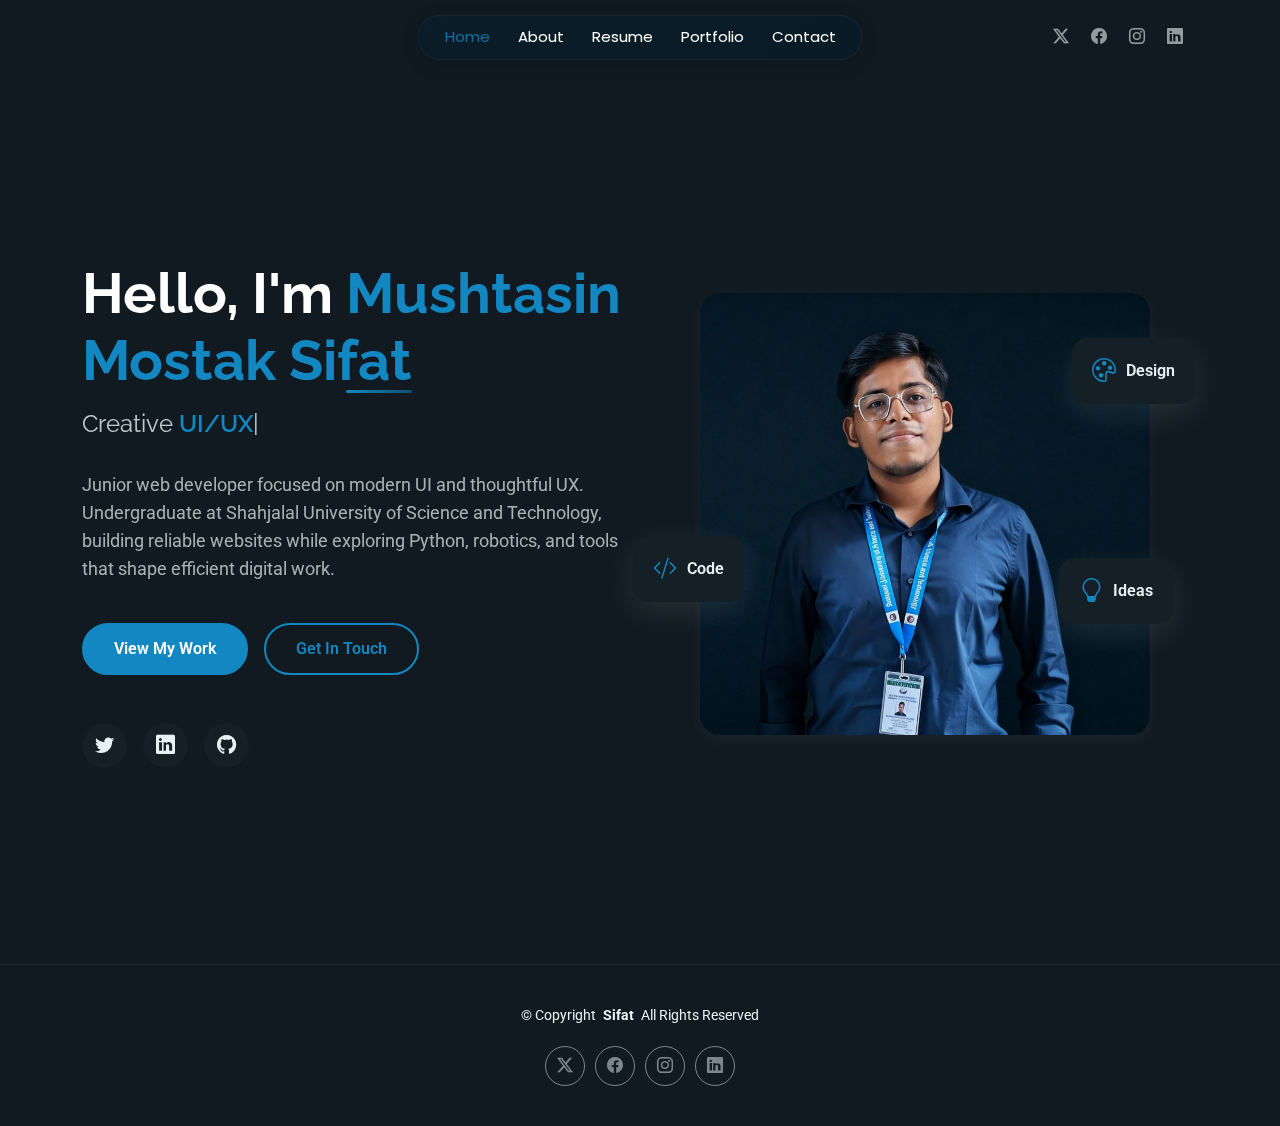
<file: index.html>
<!DOCTYPE html>
<html lang="en">

<head>
  <meta charset="utf-8">
  <meta content="width=device-width, initial-scale=1.0" name="viewport">
  <title>Index</title>
  <meta name="description" content="">
  <meta name="keywords" content="">

  <!-- Favicons -->
  <link href="assets/img/favicon.jpeg" rel="icon">
  <link href="assets/img/apple-touch-icon.png" rel="apple-touch-icon">

  <!-- Fonts -->
  <link href="https://fonts.googleapis.com" rel="preconnect">
  <link href="https://fonts.gstatic.com" rel="preconnect" crossorigin>
  <link href="https://fonts.googleapis.com/css2?family=Roboto:ital,wght@0,100;0,300;0,400;0,500;0,700;0,900;1,100;1,300;1,400;1,500;1,700;1,900&family=Poppins:ital,wght@0,100;0,200;0,300;0,400;0,500;0,600;0,700;0,800;0,900;1,100;1,200;1,300;1,400;1,500;1,600;1,700;1,800;1,900&family=Raleway:ital,wght@0,100;0,200;0,300;0,400;0,500;0,600;0,700;0,800;0,900;1,100;1,200;1,300;1,400;1,500;1,600;1,700;1,800;1,900&display=swap" rel="stylesheet">

  <!-- Vendor CSS Files -->
  <link href="assets/vendor/bootstrap/css/bootstrap.min.css" rel="stylesheet">
  <link href="assets/vendor/bootstrap-icons/bootstrap-icons.css" rel="stylesheet">
  <link href="assets/vendor/aos/aos.css" rel="stylesheet">
  <link href="assets/vendor/swiper/swiper-bundle.min.css" rel="stylesheet">
  <link href="assets/vendor/glightbox/css/glightbox.min.css" rel="stylesheet">

  <!-- Main CSS File -->
  <link href="assets/css/main.css" rel="stylesheet">

  <!-- =======================================================
  * Template Name: FolioOne
  * Template URL: https://bootstrapmade.com/folioone-bootstrap-portfolio-website-template/
  * Updated: Aug 23 2025 with Bootstrap v5.3.7
  * Author: BootstrapMade.com
  * License: https://bootstrapmade.com/license/
  ======================================================== -->
</head>

<body class="index-page">

<header id="header" class="header d-flex align-items-center light-background sticky-top">
  <div class="container d-flex align-items-center justify-content-between position-relative">

    <!-- Social Icons (move left on mobile, right on desktop) -->
    <div class="header-social-links d-flex align-items-center gap-3 order-1 order-xl-3 me-auto me-xl-0">
      <a href="#"><i class="bi bi-twitter-x"></i></a>
      <a href="#"><i class="bi bi-facebook"></i></a>
      <a href="#"><i class="bi bi-instagram"></i></a>
      <a href="#"><i class="bi bi-linkedin"></i></a>
    </div>

    <!-- Mobile Menu Button (hamburger) -->
    <i class="mobile-nav-toggle d-xl-none bi bi-list order-3 order-xl-1 ms-auto"></i>

    <!-- Empty left balance for desktop -->
    <div class="header-left-placeholder d-none d-xl-block"></div>

    <!-- Center Nav (Desktop only) -->
    <div class="nav-center position-absolute start-50 translate-middle-x d-none d-xl-block">
      <nav id="navmenu" class="navmenu">
        <div class="glass-nav">
          <ul class="d-flex gap-4 m-0 list-unstyled">
            <li><a href="index.html" class="active">Home</a></li>
            <li><a href="about.html">About</a></li>
            <li><a href="resume.html">Resume</a></li>
            <li><a href="portfolio.html">Portfolio</a></li>
            <li><a href="contact.html">Contact</a></li>
          </ul>
        </div>
      </nav>
    </div>

    <!-- Mobile Nav (Hidden on desktop) -->
    <nav id="navmenu" class="navmenu d-xl-none order-2 w-100">
      <ul>
        <li><a href="index.html" class="active">Home</a></li>
        <li><a href="about.html">About</a></li>
        <li><a href="resume.html">Resume</a></li>
        <li><a href="portfolio.html">Portfolio</a></li>
        <li><a href="contact.html">Contact</a></li>
      </ul>
    </nav>

  </div>
</header>


  <main class="main">

    <!-- Hero Section -->
    <section id="hero" class="hero section">

      <div class="container" data-aos="fade-up" data-aos-delay="100">

        <div class="row gy-4 align-items-center">
          <div class="col-lg-6 order-2 order-lg-1">
            <div class="hero-content">
              <h1 data-aos="fade-up" data-aos-delay="200">Hello, I'm <span class="highlight">Mushtasin Mostak Sifat</span></h1>
              <h2 data-aos="fade-up" data-aos-delay="300">Creative <span class="typed" data-typed-items="UI/UX Designer, Web Developer, Presentation Slides Designer"></span></h2>
              <p data-aos="fade-up" data-aos-delay="400">Junior web developer focused on modern UI and thoughtful UX. Undergraduate at Shahjalal University of Science and Technology, building reliable websites while exploring Python, robotics, and tools that shape efficient digital work.</p>
              <div class="hero-actions" data-aos="fade-up" data-aos-delay="500">
                <a href="portfolio.html" class="btn btn-primary">View My Work</a>
                <a href="contact.html" class="btn btn-outline">Get In Touch</a>
              </div>
              <div class="social-links" data-aos="fade-up" data-aos-delay="600">
                <a href="#"><i class="bi bi-twitter"></i></a>
                <a href="#"><i class="bi bi-linkedin"></i></a>
                <a href="#"><i class="bi bi-github"></i></a>
              </div>
            </div>
          </div>
          <div class="col-lg-6 order-1 order-lg-2">
            <div class="hero-image" data-aos="zoom-in" data-aos-delay="300">
              <div class="image-wrapper">
                <img src="assets/img/profile/index_image.jpeg" alt="image of sifat" class="img-fluid">
                <div class="floating-elements">
                  <div class="floating-card design" data-aos="fade-left" data-aos-delay="700">
                    <i class="bi bi-palette"></i>
                    <span>Design</span>
                  </div>
                  <div class="floating-card code" data-aos="fade-right" data-aos-delay="800">
                    <i class="bi bi-code-slash"></i>
                    <span>Code</span>
                  </div>
                  <div class="floating-card creativity" data-aos="fade-up" data-aos-delay="900">
                    <i class="bi bi-lightbulb"></i>
                     <span>Ideas</span>
                  </div>
                </div>
              </div>
            </div>
          </div>
        </div>

      </div>

    </section><!-- /Hero Section -->

  </main>

  <footer id="footer" class="footer">

    <div class="container">
      <div class="copyright text-center ">
        <p>© <span>Copyright</span> <strong class="px-1 sitename">Sifat</strong> <span>All Rights Reserved<br></span></p>
      </div>
      <div class="social-links d-flex justify-content-center">
        <a href=""><i class="bi bi-twitter-x"></i></a>
        <a href=""><i class="bi bi-facebook"></i></a>
        <a href=""><i class="bi bi-instagram"></i></a>
        <a href=""><i class="bi bi-linkedin"></i></a>
      </div>

  </footer>

  <!-- Scroll Top -->
  <a href="#" id="scroll-top" class="scroll-top d-flex align-items-center justify-content-center"><i class="bi bi-arrow-up-short"></i></a>

  <!-- Preloader -->
  <div id="preloader"></div>

  <!-- Vendor JS Files -->
  <script src="assets/vendor/bootstrap/js/bootstrap.bundle.min.js"></script>
  <script src="assets/vendor/php-email-form/validate.js"></script>
  <script src="assets/vendor/aos/aos.js"></script>
  <script src="assets/vendor/typed.js/typed.umd.js"></script>
  <script src="assets/vendor/waypoints/noframework.waypoints.js"></script>
  <script src="assets/vendor/purecounter/purecounter_vanilla.js"></script>
  <script src="assets/vendor/swiper/swiper-bundle.min.js"></script>
  <script src="assets/vendor/imagesloaded/imagesloaded.pkgd.min.js"></script>
  <script src="assets/vendor/isotope-layout/isotope.pkgd.min.js"></script>
  <script src="assets/vendor/glightbox/js/glightbox.min.js"></script>

  <!-- Main JS File -->
  <script src="assets/js/main.js"></script>

</body>

</html>
</file>
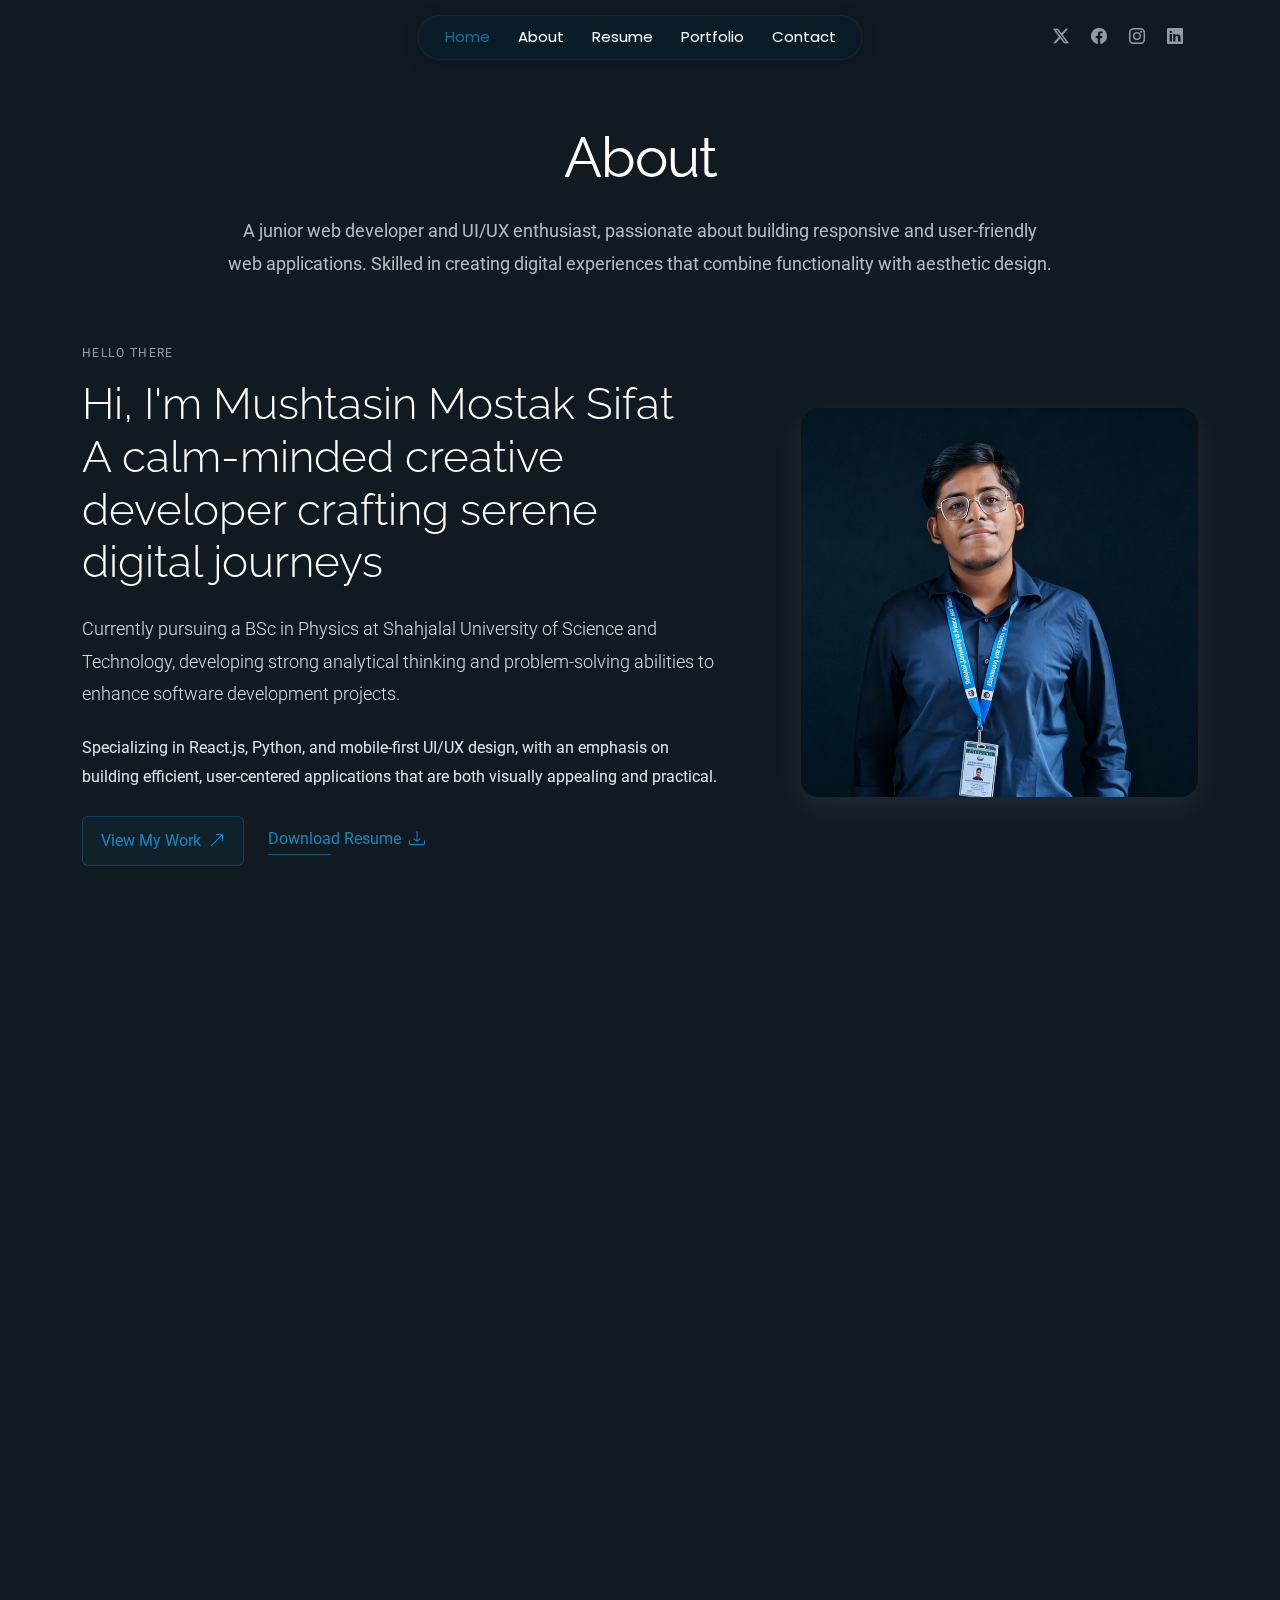
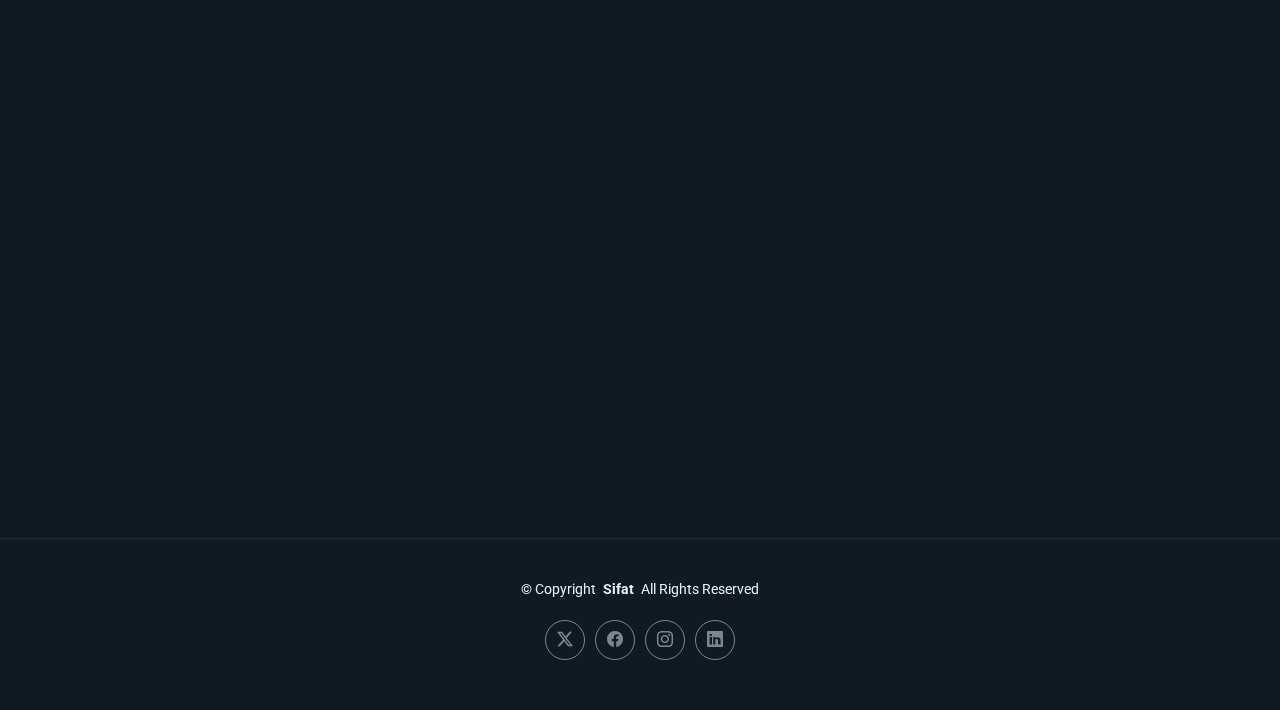
<file: about.html>
<!DOCTYPE html>
<html lang="en">

<head>
  <meta charset="utf-8">
  <meta content="width=device-width, initial-scale=1.0" name="viewport">
  <title>About</title>
  <meta name="description" content="">
  <meta name="keywords" content="">

  <!-- Favicons -->
  <link href="assets/img/favicon.png" rel="icon">
  <link href="assets/img/apple-touch-icon.png" rel="apple-touch-icon">

  <!-- Fonts -->
  <link href="https://fonts.googleapis.com" rel="preconnect">
  <link href="https://fonts.gstatic.com" rel="preconnect" crossorigin>
  <link href="https://fonts.googleapis.com/css2?family=Roboto:ital,wght@0,100;0,300;0,400;0,500;0,700;0,900;1,100;1,300;1,400;1,500;1,700;1,900&family=Poppins:ital,wght@0,100;0,200;0,300;0,400;0,500;0,600;0,700;0,800;0,900;1,100;1,200;1,300;1,400;1,500;1,600;1,700;1,800;1,900&family=Raleway:ital,wght@0,100;0,200;0,300;0,400;0,500;0,600;0,700;0,800;0,900;1,100;1,200;1,300;1,400;1,500;1,600;1,700;1,800;1,900&display=swap" rel="stylesheet">

  <!-- Vendor CSS Files -->
  <link href="assets/vendor/bootstrap/css/bootstrap.min.css" rel="stylesheet">
  <link href="assets/vendor/bootstrap-icons/bootstrap-icons.css" rel="stylesheet">
  <link href="assets/vendor/aos/aos.css" rel="stylesheet">
  <link href="assets/vendor/swiper/swiper-bundle.min.css" rel="stylesheet">
  <link href="assets/vendor/glightbox/css/glightbox.min.css" rel="stylesheet">

  <!-- Main CSS File -->
  <link href="assets/css/main.css" rel="stylesheet">


</head>

<body class="about-page">

<header id="header" class="header d-flex align-items-center light-background sticky-top">
  <div class="container d-flex align-items-center justify-content-between position-relative">

    <!-- Social Icons (move left on mobile, right on desktop) -->
    <div class="header-social-links d-flex align-items-center gap-3 order-1 order-xl-3 me-auto me-xl-0">
      <a href="#"><i class="bi bi-twitter-x"></i></a>
      <a href="#"><i class="bi bi-facebook"></i></a>
      <a href="#"><i class="bi bi-instagram"></i></a>
      <a href="#"><i class="bi bi-linkedin"></i></a>
    </div>

    <!-- Mobile Menu Button (hamburger) -->
    <i class="mobile-nav-toggle d-xl-none bi bi-list order-3 order-xl-1 ms-auto"></i>

    <!-- Empty left balance for desktop -->
    <div class="header-left-placeholder d-none d-xl-block"></div>

    <!-- Center Nav (Desktop only) -->
    <div class="nav-center position-absolute start-50 translate-middle-x d-none d-xl-block">
      <nav id="navmenu" class="navmenu">
        <div class="glass-nav">
          <ul class="d-flex gap-4 m-0 list-unstyled">
            <li><a href="index.html" class="active">Home</a></li>
            <li><a href="about.html">About</a></li>
            <li><a href="resume.html">Resume</a></li>
            <li><a href="portfolio.html">Portfolio</a></li>
            <li><a href="contact.html">Contact</a></li>
          </ul>
        </div>
      </nav>
    </div>

    <!-- Mobile Nav (Hidden on desktop) -->
    <nav id="navmenu" class="navmenu d-xl-none order-2 w-100">
      <ul>
        <li><a href="index.html" class="active">Home</a></li>
        <li><a href="about.html">About</a></li>
        <li><a href="resume.html">Resume</a></li>
        <li><a href="portfolio.html">Portfolio</a></li>
        <li><a href="contact.html">Contact</a></li>
      </ul>
    </nav>

  </div>
</header>


  <main class="main">

    <!-- About Section -->
    <section id="about" class="about section">

      <!-- Section Title -->
      <div class="container section-title" data-aos="fade-up">
        <h2>About</h2>
        <p>A junior web developer and UI/UX enthusiast, passionate about building responsive and user-friendly web applications. Skilled in creating digital experiences that combine functionality with aesthetic design.</p>
      </div><!-- End Section Title -->

      <div class="container" data-aos="fade-up" data-aos-delay="100">

        <!-- Intro + Photo -->
        <div class="row align-items-center justify-content-between gy-5 mb-5">
          <div class="col-lg-7" data-aos="fade-right" data-aos-delay="150">
            <div class="intro-content">
              <span class="eyebrow">Hello there</span>
              <h2 class="headline">Hi, I'm Mushtasin Mostak Sifat <br> A calm-minded creative developer crafting serene digital journeys</h2>
              <p class="lead">
                Currently pursuing a BSc in Physics at Shahjalal University of Science and Technology, developing strong analytical thinking and problem-solving abilities to enhance software development projects.
              </p>
              <p>
                 Specializing in React.js, Python, and mobile-first UI/UX design, with an emphasis on building efficient, user-centered applications that are both visually appealing and practical.
              </p>

              <div class="cta-group">
                <a href="portfolio.html" class="btn-ghost">
                  View My Work <i class="bi bi-arrow-up-right"></i>
                </a>
                <a href="resume.html" class="link-underline">
                  Download Resume <i class="bi bi-download"></i>
                </a>
              </div>
            </div>
          </div>

          <div class="col-lg-5" data-aos="zoom-in" data-aos-delay="250">
            <figure class="profile-figure text-center text-lg-end">
              <img src="assets/img/profile/index_image.jpeg" alt="Portrait of Sifat" class="img-fluid profile-photo">
            </figure>
          </div>
        </div>
        <!-- End Intro + Photo -->

        <!-- Skills Grid -->
        <div class="mb-5">
          <div class="row g-4">
            <div class="col-6 col-md-4 col-lg-3" data-aos="fade-up" data-aos-delay="120">
              <div class="skill-item">
                <i class="bi bi-layout-text-window"></i>
                <h3>UI/UX</h3>
                <p>Creating user-friendly and engaging interfaces.</p>
              </div>
            </div>
            <div class="col-6 col-md-4 col-lg-3" data-aos="fade-up" data-aos-delay="180">
              <div class="skill-item">
                <i class="bi bi-code-slash"></i>
                <h3>React.js</h3>
                <p>Building responsive and dynamic web apps.</p>
              </div>
            </div>
            <div class="col-6 col-md-4 col-lg-3" data-aos="fade-up" data-aos-delay="240">
              <div class="skill-item">
                <i class="bi bi-phone"></i>
                <h3>Mobile-first</h3>
                <p>Optimized experiences for all devices.</p>
              </div>
            </div>
            <div class="col-6 col-md-4 col-lg-3" data-aos="fade-up" data-aos-delay="300">
              <div class="skill-item">
                <i class="bi bi-camera"></i>
                <h3>Python</h3>
                <p>Backend development and automation solutions.</p>
              </div>
            </div>
          </div>
        </div>
        <!-- End Skills Grid -->

        <!-- Journey Timeline -->
        <div class="mb-5">
          <div class="row g-4">
            <div class="col-md-6 col-lg-3" data-aos="fade-up" data-aos-delay="120">
              <article class="timeline-item">
                <span class="dot"></span>
                <time>2024</time>
                <h4>Case Study & Research Skills</h4>
                <p>Developed analytical, research-based problem-solving skills.</p>
              </article>
            </div>
            <div class="col-md-6 col-lg-3" data-aos="fade-up" data-aos-delay="180">
              <article class="timeline-item">
                <span class="dot"></span>
                <time>2024</time>
                <h4>Joined MNO AI LABS</h4>
                <p>Built websites,and UI prototypes.</p>
              </article>
            </div>
            <div class="col-md-6 col-lg-3" data-aos="fade-up" data-aos-delay="240">
              <article class="timeline-item">
                <span class="dot"></span>
                <time>2025</time>
                <h4>Joined TransformsAI</h4>
                <p>QA Tester, ensuring quality, workflows,<br> and improving software reliability.</p>
              </article>
            </div>
            <div class="col-md-6 col-lg-3" data-aos="fade-up" data-aos-delay="300">
              <article class="timeline-item">
                <span class="dot"></span>
                <time>2025</time>
                <h4>Lead Frontend</h4>
                <p>Leading web projects with React.js and UI/UX enhancements.</p>
              </article>
            </div>
          </div>
        </div>
        <!-- End Journey Timeline -->

        <!-- Quote -->
        <blockquote class="personal-quote text-center mb-5" data-aos="fade-down" data-aos-delay="200">
          <p>"Building clean and meaningful experiences through thoughtful code and quiet design."</p>
        </blockquote>
        <!-- End Quote -->

        <!-- Fun Facts -->
        <div class="row g-3 justify-content-center">
          <div class="col-6 col-md-3 col-lg-2" data-aos="zoom-in" data-aos-delay="120">
            <div class="fact-pill">
              <i class="bi bi-magic"></i>
              <span>Minimalism</span>
            </div>
          </div>
          <div class="col-6 col-md-3 col-lg-2" data-aos="zoom-in" data-aos-delay="160">
            <div class="fact-pill">
              <i class="bi bi-headphones"></i>
              <span>Lo-fi Beats</span>
            </div>
          </div>
          <div class="col-6 col-md-3 col-lg-2" data-aos="zoom-in" data-aos-delay="200">
            <div class="fact-pill">
              <i class="bi bi-geo-alt"></i>
              <span>City Walks</span>
            </div>
          </div>
          <div class="col-6 col-md-3 col-lg-2" data-aos="zoom-in" data-aos-delay="240">
            <div class="fact-pill">
              <i class="bi bi-brush"></i>
              <span>Designing</span>
            </div>
          </div>
        </div>
        <!-- End Fun Facts -->

      </div>

    </section><!-- /About Section -->

    <!-- Skills Section -->
    <section id="skills" class="skills section">

      <!-- Section Title -->
      <div class="container section-title" data-aos="fade-up">
        <h2>Skills</h2>
        <p>Specializing in responsive web apps and intuitive UI/UX design. Experienced with React.js and Python, emphasizing mobile-first, high-quality solutions.</p>
      </div><!-- End Section Title -->

      <div class="container" data-aos="fade-up" data-aos-delay="100">

        <div class="row g-4 skills-animation">

          <div class="col-md-6 col-lg-3" data-aos="fade-up" data-aos-delay="100">
            <div class="skill-box">
              <h3>HTML</h3>
              <p>Expert in structuring semantic, accessible, and responsive web pages.</p>
              <span class="text-end d-block">90%</span>
              <div class="progress">
                <div class="progress-bar" role="progressbar" aria-valuenow="90" aria-valuemin="0" aria-valuemax="100"></div>
              </div>
            </div>
          </div>

          <div class="col-md-6 col-lg-3" data-aos="fade-up" data-aos-delay="200">
            <div class="skill-box">
              <h3>CSS</h3>
              <p>Skilled in crafting visually appealing and responsive designs.</p>
              <span class="text-end d-block">90%</span>
              <div class="progress">
                <div class="progress-bar" role="progressbar" aria-valuenow="95" aria-valuemin="0" aria-valuemax="100"></div>
              </div>
            </div>
          </div>

          <div class="col-md-6 col-lg-3" data-aos="fade-up" data-aos-delay="300">
            <div class="skill-box">
              <h3>JavaScript</h3>
              <p>Experienced in building dynamic and interactive web applications.</p>
              <span class="text-end d-block">80%</span>
              <div class="progress">
                <div class="progress-bar" role="progressbar" aria-valuenow="80" aria-valuemin="0" aria-valuemax="100"></div>
              </div>
            </div>
          </div>

          <div class="col-md-6 col-lg-3" data-aos="fade-up" data-aos-delay="400">
            <div class="skill-box">
              <h3>Python</h3>
              <p>Proficient in backend development, automation, and data handling.</p>
              <span class="text-end d-block">55%</span>
              <div class="progress">
                <div class="progress-bar" role="progressbar" aria-valuenow="55" aria-valuemin="0" aria-valuemax="100">
                </div>
              </div>
            </div>
          </div>

        </div>

      </div>

    </section><!-- /Skills Section -->

    <!-- Stats Section 
    <section id="stats" class="stats section dark-background">

      <div class="container" data-aos="fade-up" data-aos-delay="100">

        <div class="row align-items-center">
          <div class="col-lg-4" data-aos="fade-up" data-aos-delay="200">
            <div class="avatars d-flex align-items-center">
              <img src="assets/img/person/person-m-2.webp" alt="Avatar 1" class="rounded-circle" loading="lazy">
              <img src="assets/img/person/person-m-3.webp" alt="Avatar 2" class="rounded-circle" loading="lazy">
              <img src="assets/img/person/person-f-5.webp" alt="Avatar 3" class="rounded-circle" loading="lazy">
              <img src="assets/img/person/person-m-5.webp" alt="Avatar 4" class="rounded-circle" loading="lazy">
            </div>
          </div>

          <div class="col-lg-8">
            <div class="row counters">
              <div class="col-md-4" data-aos="fade-up" data-aos-delay="300">
                <h2><span data-purecounter-start="0" data-purecounter-end="185" data-purecounter-duration="1" class="purecounter"></span>+</h2>
                <p>Nemo enim ipsam</p>
              </div>

              <div class="col-md-4" data-aos="fade-up" data-aos-delay="400">
                <h2><span data-purecounter-start="0" data-purecounter-end="32" data-purecounter-duration="1" class="purecounter"></span>K</h2>
                <p>Voluptatem sequi</p>
              </div>

              <div class="col-md-4" data-aos="fade-up" data-aos-delay="500">
                <h2><span data-purecounter-start="0" data-purecounter-end="128" data-purecounter-duration="1" class="purecounter"></span>+</h2>
                <p>Dolor sit consectetur</p>
              </div>
            </div>
          </div>
        </div>
      </div>

    </section> *** /Stats Section *** -->

   <!-- *** Testimonials Section *** 
    <section id="testimonials" class="testimonials section">

      *** Section Title ***
      <div class="container section-title" data-aos="fade-up">
        <h2>Testimonials</h2>
        <p>Necessitatibus eius consequatur ex aliquid fuga eum quidem sint consectetur velit</p>
      </div>  *** End Section Title ***

      <div class="container" data-aos="fade-up" data-aos-delay="100">

        <div class="swiper init-swiper">
          <script type="application/json" class="swiper-config">
            {
              "loop": true,
              "speed": 600,
              "autoplay": {
                "delay": 5000
              },
              "slidesPerView": "auto",
              "pagination": {
                "el": ".swiper-pagination",
                "type": "bullets",
                "clickable": true
              }
            }
          </script>
          <div class="swiper-wrapper">

            <div class="swiper-slide">
              <div class="testimonial-item">
                <div class="row gy-4 justify-content-center">
                  <div class="col-lg-6">
                    <div class="testimonial-content">
                      <p>
                        <i class="bi bi-quote quote-icon-left"></i>
                        <span>Proin iaculis purus consequat sem cure digni ssim donec porttitora entum suscipit rhoncus. Accusantium quam, ultricies eget id, aliquam eget nibh et. Maecen aliquam, risus at semper.</span>
                        <i class="bi bi-quote quote-icon-right"></i>
                      </p>
                      <h3>Saul Goodman</h3>
                      <h4>Ceo &amp; Founder</h4>
                      <div class="stars">
                        <i class="bi bi-star-fill"></i><i class="bi bi-star-fill"></i><i class="bi bi-star-fill"></i><i class="bi bi-star-fill"></i><i class="bi bi-star-fill"></i>
                      </div>
                    </div>
                  </div>
                  <div class="col-lg-2 text-center">
                    <img src="assets/img/person/person-m-9.webp" class="img-fluid testimonial-img" alt="">
                  </div>
                </div>
              </div>
            </div> *** End testimonial item ***

            <div class="swiper-slide">
              <div class="testimonial-item">
                <div class="row gy-4 justify-content-center">
                  <div class="col-lg-6">
                    <div class="testimonial-content">
                      <p>
                        <i class="bi bi-quote quote-icon-left"></i>
                        <span>Export tempor illum tamen malis malis eram quae irure esse labore quem cillum quid cillum eram malis quorum velit fore eram velit sunt aliqua noster fugiat irure amet legam anim culpa.</span>
                        <i class="bi bi-quote quote-icon-right"></i>
                      </p>
                      <h3>Sara Wilsson</h3>
                      <h4>Designer</h4>
                      <div class="stars">
                        <i class="bi bi-star-fill"></i><i class="bi bi-star-fill"></i><i class="bi bi-star-fill"></i><i class="bi bi-star-fill"></i><i class="bi bi-star-fill"></i>
                      </div>
                    </div>
                  </div>
                  <div class="col-lg-2 text-center">
                    <img src="assets/img/person/person-f-5.webp" class="img-fluid testimonial-img" alt="">
                  </div>
                </div>
              </div>
            </div> *** End testimonial item ***

            <div class="swiper-slide">
              <div class="testimonial-item">
                <div class="row gy-4 justify-content-center">
                  <div class="col-lg-6">
                    <div class="testimonial-content">
                      <p>
                        <i class="bi bi-quote quote-icon-left"></i>
                        <span>Enim nisi quem export duis labore cillum quae magna enim sint quorum nulla quem veniam duis minim tempor labore quem eram duis noster aute amet eram fore quis sint minim.</span>
                        <i class="bi bi-quote quote-icon-right"></i>
                      </p>
                      <h3>Jena Karlis</h3>
                      <h4>Store Owner</h4>
                      <div class="stars">
                        <i class="bi bi-star-fill"></i><i class="bi bi-star-fill"></i><i class="bi bi-star-fill"></i><i class="bi bi-star-fill"></i><i class="bi bi-star-fill"></i>
                      </div>
                    </div>
                  </div>
                  <div class="col-lg-2 text-center">
                    <img src="assets/img/person/person-f-12.webp" class="img-fluid testimonial-img" alt="">
                  </div>
                </div>
              </div>
            </div> *** End testimonial item ***

            <div class="swiper-slide">
              <div class="testimonial-item">
                <div class="row gy-4 justify-content-center">
                  <div class="col-lg-6">
                    <div class="testimonial-content">
                      <p>
                        <i class="bi bi-quote quote-icon-left"></i>
                        <span>Fugiat enim eram quae cillum dolore dolor amet nulla culpa multos export minim fugiat minim velit minim dolor enim duis veniam ipsum anim magna sunt elit fore quem dolore labore illum veniam.</span>
                        <i class="bi bi-quote quote-icon-right"></i>
                      </p>
                      <h3>John Larson</h3>
                      <h4>Entrepreneur</h4>
                      <div class="stars">
                        <i class="bi bi-star-fill"></i><i class="bi bi-star-fill"></i><i class="bi bi-star-fill"></i><i class="bi bi-star-fill"></i><i class="bi bi-star-fill"></i>
                      </div>
                    </div>
                  </div>
                  <div class="col-lg-2 text-center">
                    <img src="assets/img/person/person-m-12.webp" class="img-fluid testimonial-img" alt="">
                  </div>
                </div>
              </div>
            </div> *** End testimonial item ***

          </div>
          <div class="swiper-pagination"></div>
        </div>

      </div>

    </section> *** /Testimonials Section ***

  -->

  </main>

  <footer id="footer" class="footer">

    <div class="container">
      <div class="copyright text-center ">
        <p>© <span>Copyright</span> <strong class="px-1 sitename">Sifat</strong> <span>All Rights Reserved<br></span></p>
      </div>
      <div class="social-links d-flex justify-content-center">
        <a href=""><i class="bi bi-twitter-x"></i></a>
        <a href="https://www.facebook.com/mushtasinmostak.sifat"><i class="bi bi-facebook"></i></a>
        <a href=""><i class="bi bi-instagram"></i></a>
        <a href=""><i class="bi bi-linkedin"></i></a>
      </div>
      <div class="credits">
        <!-- All the links in the footer should remain intact. -->
        <!-- You can delete the links only if you've purchased the pro version. -->
        <!-- Licensing information: https://bootstrapmade.com/license/ -->
        <!-- Purchase the pro version with working PHP/AJAX contact form: [buy-url] -->
       <!-- Designed by <a href="https://bootstrapmade.com/">BootstrapMade</a> -->
      </div>
    </div>

  </footer>

  <!-- Scroll Top -->
  <a href="#" id="scroll-top" class="scroll-top d-flex align-items-center justify-content-center"><i class="bi bi-arrow-up-short"></i></a>

  <!-- Preloader -->
  <div id="preloader"></div>

  <!-- Vendor JS Files -->
  <script src="assets/vendor/bootstrap/js/bootstrap.bundle.min.js"></script>
  <script src="assets/vendor/php-email-form/validate.js"></script>
  <script src="assets/vendor/aos/aos.js"></script>
  <script src="assets/vendor/typed.js/typed.umd.js"></script>
  <script src="assets/vendor/waypoints/noframework.waypoints.js"></script>
  <script src="assets/vendor/purecounter/purecounter_vanilla.js"></script>
  <script src="assets/vendor/swiper/swiper-bundle.min.js"></script>
  <script src="assets/vendor/imagesloaded/imagesloaded.pkgd.min.js"></script>
  <script src="assets/vendor/isotope-layout/isotope.pkgd.min.js"></script>
  <script src="assets/vendor/glightbox/js/glightbox.min.js"></script>

  <!-- Main JS File -->
  <script src="assets/js/main.js"></script>

</body>

</html>
</file>
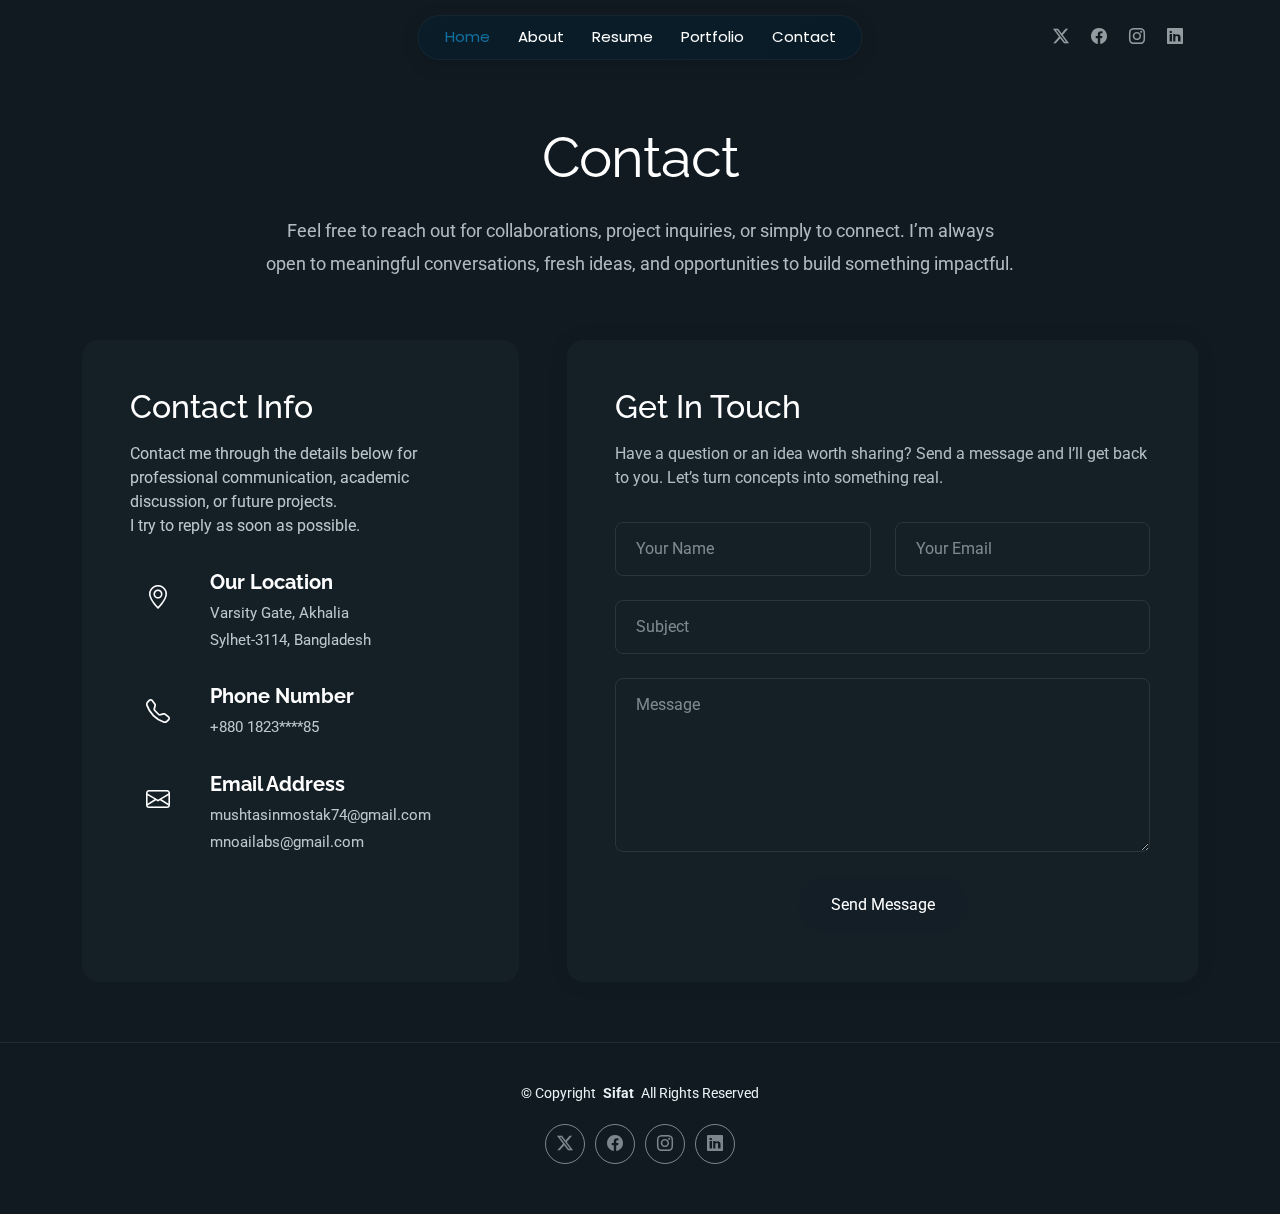
<file: contact.html>
<!DOCTYPE html>
<html lang="en">

<head>
  <meta charset="utf-8">
  <meta content="width=device-width, initial-scale=1.0" name="viewport">
  <title>Contact - FolioOne Bootstrap Template</title>
  <meta name="description" content="">
  <meta name="keywords" content="">

  <!-- Favicons -->
  <link href="assets/img/favicon.png" rel="icon">
  <link href="assets/img/apple-touch-icon.png" rel="apple-touch-icon">

  <!-- Fonts -->
  <link href="https://fonts.googleapis.com" rel="preconnect">
  <link href="https://fonts.gstatic.com" rel="preconnect" crossorigin>
  <link href="https://fonts.googleapis.com/css2?family=Roboto:ital,wght@0,100;0,300;0,400;0,500;0,700;0,900;1,100;1,300;1,400;1,500;1,700;1,900&family=Poppins:ital,wght@0,100;0,200;0,300;0,400;0,500;0,600;0,700;0,800;0,900;1,100;1,200;1,300;1,400;1,500;1,600;1,700;1,800;1,900&family=Raleway:ital,wght@0,100;0,200;0,300;0,400;0,500;0,600;0,700;0,800;0,900;1,100;1,200;1,300;1,400;1,500;1,600;1,700;1,800;1,900&display=swap" rel="stylesheet">

  <!-- Vendor CSS Files -->
  <link href="assets/vendor/bootstrap/css/bootstrap.min.css" rel="stylesheet">
  <link href="assets/vendor/bootstrap-icons/bootstrap-icons.css" rel="stylesheet">
  <link href="assets/vendor/aos/aos.css" rel="stylesheet">
  <link href="assets/vendor/swiper/swiper-bundle.min.css" rel="stylesheet">
  <link href="assets/vendor/glightbox/css/glightbox.min.css" rel="stylesheet">

  <!-- Main CSS File -->
  <link href="assets/css/main.css" rel="stylesheet">

  <!-- =======================================================
  * Template Name: FolioOne
  * Template URL: https://bootstrapmade.com/folioone-bootstrap-portfolio-website-template/
  * Updated: Aug 23 2025 with Bootstrap v5.3.7
  * Author: BootstrapMade.com
  * License: https://bootstrapmade.com/license/
  ======================================================== -->
</head>

<body class="contact-page">

<header id="header" class="header d-flex align-items-center light-background sticky-top">
  <div class="container d-flex align-items-center justify-content-between position-relative">

    <!-- Social Icons (move left on mobile, right on desktop) -->
    <div class="header-social-links d-flex align-items-center gap-3 order-1 order-xl-3 me-auto me-xl-0">
      <a href="#"><i class="bi bi-twitter-x"></i></a>
      <a href="#"><i class="bi bi-facebook"></i></a>
      <a href="#"><i class="bi bi-instagram"></i></a>
      <a href="#"><i class="bi bi-linkedin"></i></a>
    </div>

    <!-- Mobile Menu Button (hamburger) -->
    <i class="mobile-nav-toggle d-xl-none bi bi-list order-3 order-xl-1 ms-auto"></i>

    <!-- Empty left balance for desktop -->
    <div class="header-left-placeholder d-none d-xl-block"></div>

    <!-- Center Nav (Desktop only) -->
    <div class="nav-center position-absolute start-50 translate-middle-x d-none d-xl-block">
      <nav id="navmenu" class="navmenu">
        <div class="glass-nav">
          <ul class="d-flex gap-4 m-0 list-unstyled">
            <li><a href="index.html" class="active">Home</a></li>
            <li><a href="about.html">About</a></li>
            <li><a href="resume.html">Resume</a></li>
            <li><a href="portfolio.html">Portfolio</a></li>
            <li><a href="contact.html">Contact</a></li>
          </ul>
        </div>
      </nav>
    </div>

    <!-- Mobile Nav (Hidden on desktop) -->
    <nav id="navmenu" class="navmenu d-xl-none order-2 w-100">
      <ul>
        <li><a href="index.html" class="active">Home</a></li>
        <li><a href="about.html">About</a></li>
        <li><a href="resume.html">Resume</a></li>
        <li><a href="portfolio.html">Portfolio</a></li>
        <li><a href="contact.html">Contact</a></li>
      </ul>
    </nav>

  </div>
</header>

  <main class="main">

    <!-- Contact Section -->
    <section id="contact" class="contact section">

      <!-- Section Title -->
      <div class="container section-title" data-aos="fade-up">
        <h2>Contact</h2>
        <p>Feel free to reach out for collaborations, project inquiries, or simply to connect. I’m always open to meaningful conversations, fresh ideas, and opportunities to build something impactful.</p>
      </div><!-- End Section Title -->

      <div class="container" data-aos="fade-up" data-aos-delay="100">

        <div class="row g-4 g-lg-5">
          <div class="col-lg-5">
            <div class="info-box" data-aos="fade-up" data-aos-delay="200">
              <h3>Contact Info</h3>
              <p>Contact me through the details below for professional communication, academic discussion, or future projects.<br> I try to reply as soon as possible.</p>

              <div class="info-item" data-aos="fade-up" data-aos-delay="300">
                <div class="icon-box">
                  <i class="bi bi-geo-alt"></i>
                </div>
                <div class="content">
                  <h4>Our Location</h4>
                  <p>Varsity Gate, Akhalia</p>
                  <p>Sylhet-3114, Bangladesh</p>
                </div>
              </div>

              <div class="info-item" data-aos="fade-up" data-aos-delay="400">
                <div class="icon-box">
                  <i class="bi bi-telephone"></i>
                </div>
                <div class="content">
                  <h4>Phone Number</h4>
                  <p>+880 1823****85</p>
                </div>
              </div>

              <div class="info-item" data-aos="fade-up" data-aos-delay="500">
                <div class="icon-box">
                  <i class="bi bi-envelope"></i>
                </div>
                <div class="content">
                  <h4>Email Address</h4>
                  <p>mushtasinmostak74@gmail.com</p>
                  <p>mnoailabs@gmail.com</p>
                </div>
              </div>
            </div>
          </div>

          <div class="col-lg-7">
            <div class="contact-form" data-aos="fade-up" data-aos-delay="300">
              <h3>Get In Touch</h3>
              <p>Have a question or an idea worth sharing? Send a message and I’ll get back to you. Let’s turn concepts into something real.</p>

              <form action="forms/contact.php" method="post" class="php-email-form" data-aos="fade-up" data-aos-delay="200">
                <div class="row gy-4">

                  <div class="col-md-6">
                    <input type="text" name="name" class="form-control" placeholder="Your Name" required="">
                  </div>

                  <div class="col-md-6 ">
                    <input type="email" class="form-control" name="email" placeholder="Your Email" required="">
                  </div>

                  <div class="col-12">
                    <input type="text" class="form-control" name="subject" placeholder="Subject" required="">
                  </div>

                  <div class="col-12">
                    <textarea class="form-control" name="message" rows="6" placeholder="Message" required=""></textarea>
                  </div>

                  <div class="col-12 text-center">
                    <div class="loading">Loading</div>
                    <div class="error-message"></div>
                    <div class="sent-message">Your message has been sent. Thank you!</div>

                    <button type="submit" class="btn">Send Message</button>
                  </div>

                </div>
              </form>

            </div>
          </div>

        </div>

      </div>

    </section><!-- /Contact Section -->

  </main>

  <footer id="footer" class="footer">

    <div class="container">
      <div class="copyright text-center ">
        <p>© <span>Copyright</span> <strong class="px-1 sitename">Sifat</strong> <span>All Rights Reserved<br></span></p>
      </div>
      <div class="social-links d-flex justify-content-center">
        <a href=""><i class="bi bi-twitter-x"></i></a>
        <a href="https://www.facebook.com/mushtasinmostak.sifat"><i class="bi bi-facebook"></i></a>
        <a href=""><i class="bi bi-instagram"></i></a>
        <a href=""><i class="bi bi-linkedin"></i></a>
      </div>
      <div class="credits">
        <!-- All the links in the footer should remain intact. -->
        <!-- You can delete the links only if you've purchased the pro version. -->
        <!-- Licensing information: https://bootstrapmade.com/license/ -->
        <!-- Purchase the pro version with working PHP/AJAX contact form: [buy-url] -->
       <!-- Designed by <a href="https://bootstrapmade.com/">BootstrapMade</a> -->
      </div>
    </div>

  </footer>

  <!-- Scroll Top -->
  <a href="#" id="scroll-top" class="scroll-top d-flex align-items-center justify-content-center"><i class="bi bi-arrow-up-short"></i></a>

  <!-- Preloader -->
  <div id="preloader"></div>

  <!-- Vendor JS Files -->
  <script src="assets/vendor/bootstrap/js/bootstrap.bundle.min.js"></script>
  <script src="assets/vendor/php-email-form/validate.js"></script>
  <script src="assets/vendor/aos/aos.js"></script>
  <script src="assets/vendor/typed.js/typed.umd.js"></script>
  <script src="assets/vendor/waypoints/noframework.waypoints.js"></script>
  <script src="assets/vendor/purecounter/purecounter_vanilla.js"></script>
  <script src="assets/vendor/swiper/swiper-bundle.min.js"></script>
  <script src="assets/vendor/imagesloaded/imagesloaded.pkgd.min.js"></script>
  <script src="assets/vendor/isotope-layout/isotope.pkgd.min.js"></script>
  <script src="assets/vendor/glightbox/js/glightbox.min.js"></script>

  <!-- Main JS File -->
  <script src="assets/js/main.js"></script>

</body>

</html>
</file>
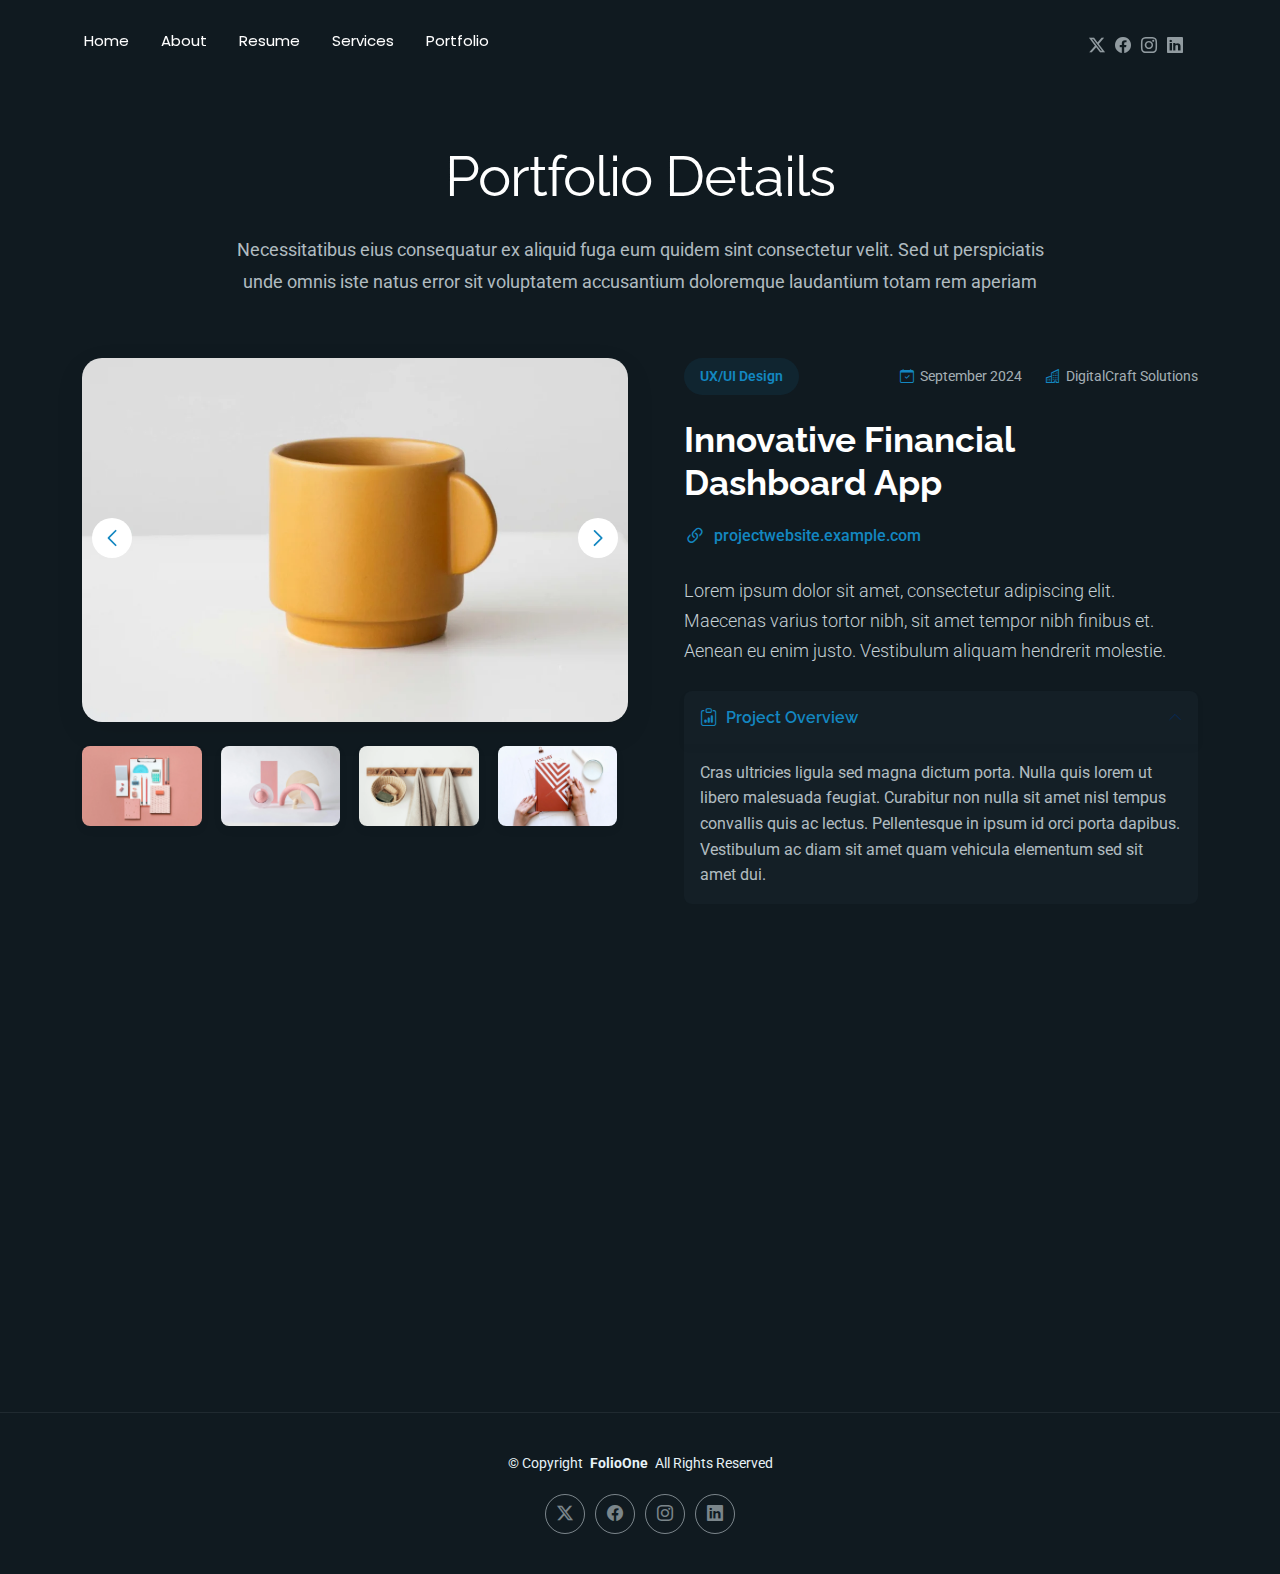
<file: portfolio-details.html>
<!DOCTYPE html>
<html lang="en">

<head>
  <meta charset="utf-8">
  <meta content="width=device-width, initial-scale=1.0" name="viewport">
  <title>Portfolio Details</title>
  <meta name="description" content="">
  <meta name="keywords" content="">

  <!-- Favicons -->
  <link href="assets/img/favicon.png" rel="icon">
  <link href="assets/img/favicon.png" rel="apple-touch-icon">

  <!-- Fonts -->
  <link href="https://fonts.googleapis.com" rel="preconnect">
  <link href="https://fonts.gstatic.com" rel="preconnect" crossorigin>
  <link href="https://fonts.googleapis.com/css2?family=Roboto:ital,wght@0,100;0,300;0,400;0,500;0,700;0,900;1,100;1,300;1,400;1,500;1,700;1,900&family=Poppins:ital,wght@0,100;0,200;0,300;0,400;0,500;0,600;0,700;0,800;0,900;1,100;1,200;1,300;1,400;1,500;1,600;1,700;1,800;1,900&family=Raleway:ital,wght@0,100;0,200;0,300;0,400;0,500;0,600;0,700;0,800;0,900;1,100;1,200;1,300;1,400;1,500;1,600;1,700;1,800;1,900&display=swap" rel="stylesheet">

  <!-- Vendor CSS Files -->
  <link href="assets/vendor/bootstrap/css/bootstrap.min.css" rel="stylesheet">
  <link href="assets/vendor/bootstrap-icons/bootstrap-icons.css" rel="stylesheet">
  <link href="assets/vendor/aos/aos.css" rel="stylesheet">
  <link href="assets/vendor/swiper/swiper-bundle.min.css" rel="stylesheet">
  <link href="assets/vendor/glightbox/css/glightbox.min.css" rel="stylesheet">

  <!-- Main CSS File -->
  <link href="assets/css/main.css" rel="stylesheet">

  <!-- =======================================================
  * Template Name: FolioOne
  * Template URL: https://bootstrapmade.com/folioone-bootstrap-portfolio-website-template/
  * Updated: Aug 23 2025 with Bootstrap v5.3.7
  * Author: BootstrapMade.com
  * License: https://bootstrapmade.com/license/
  ======================================================== -->
</head>

<body class="portfolio-details-page">

  <header id="header" class="header d-flex align-items-center light-background sticky-top">
    <div class="container position-relative d-flex align-items-center justify-content-between">

      <!-- <a href="index.html" class="logo d-flex align-items-center me-auto me-xl-0">
      <img src="assets/img/logo.webp" alt="">
      <h1 class="sitename">FolioOne</h1> 
    </a> -->

      <nav id="navmenu" class="navmenu">
        <ul>
          <li><a href="index.html">Home</a></li>
          <li><a href="about.html">About</a></li>
          <li><a href="resume.html">Resume</a></li>
          <li><a href="services.html">Services</a></li>
          <li><a href="portfolio.html">Portfolio</a></li>
        <i class="mobile-nav-toggle d-xl-none bi bi-list"></i>
      </nav>

      <div class="header-social-links">
        <a href="#" class="twitter"><i class="bi bi-twitter-x"></i></a>
        <a href="#" class="facebook"><i class="bi bi-facebook"></i></a>
        <a href="#" class="instagram"><i class="bi bi-instagram"></i></a>
        <a href="#" class="linkedin"><i class="bi bi-linkedin"></i></a>
      </div>

    </div>
  </header>

  <main class="main">

    <!-- Portfolio Details Section -->
    <section id="portfolio-details" class="portfolio-details section">

      <!-- Section Title -->
      <div class="container section-title" data-aos="fade-up">
        <h2>Portfolio Details</h2>
        <p>Necessitatibus eius consequatur ex aliquid fuga eum quidem sint consectetur velit. Sed ut perspiciatis unde omnis iste natus error sit voluptatem accusantium doloremque laudantium totam rem aperiam</p>
      </div><!-- End Section Title -->

      <div class="container" data-aos="fade-up" data-aos-delay="100">

        <div class="row gy-4">
          <div class="col-lg-6" data-aos="fade-right">
            <div class="portfolio-details-media">
              <div class="main-image">
                <div class="portfolio-details-slider swiper init-swiper" data-aos="zoom-in">
                  <script type="application/json" class="swiper-config">
                    {
                      "loop": true,
                      "speed": 1000,
                      "autoplay": {
                        "delay": 6000
                      },
                      "effect": "creative",
                      "creativeEffect": {
                        "prev": {
                          "shadow": true,
                          "translate": [0, 0, -400]
                        },
                        "next": {
                          "translate": ["100%", 0, 0]
                        }
                      },
                      "slidesPerView": 1,
                      "navigation": {
                        "nextEl": ".swiper-button-next",
                        "prevEl": ".swiper-button-prev"
                      }
                    }
                  </script>
                  <div class="swiper-wrapper">
                    <div class="swiper-slide">
                      <img src="assets/img/portfolio/portfolio-5.webp" alt="Portfolio Image" class="img-fluid">
                    </div>
                    <div class="swiper-slide">
                      <img src="assets/img/portfolio/portfolio-7.webp" alt="Portfolio Image" class="img-fluid">
                    </div>
                    <div class="swiper-slide">
                      <img src="assets/img/portfolio/portfolio-8.webp" alt="Portfolio Image" class="img-fluid">
                    </div>
                  </div>
                  <div class="swiper-button-prev"></div>
                  <div class="swiper-button-next"></div>
                </div>
              </div>

              <div class="thumbnail-grid" data-aos="fade-up" data-aos-delay="200">
                <div class="row g-2 mt-3">
                  <div class="col-3">
                    <img src="assets/img/portfolio/portfolio-4.webp" alt="Gallery Image" class="img-fluid glightbox">
                  </div>
                  <div class="col-3">
                    <img src="assets/img/portfolio/portfolio-6.webp" alt="Gallery Image" class="img-fluid glightbox">
                  </div>
                  <div class="col-3">
                    <img src="assets/img/portfolio/portfolio-11.webp" alt="Gallery Image" class="img-fluid glightbox">
                  </div>
                  <div class="col-3">
                    <img src="assets/img/portfolio/portfolio-12.webp" alt="Gallery Image" class="img-fluid glightbox">
                  </div>
                </div>
              </div>

              <div class="tech-stack-badges" data-aos="fade-up" data-aos-delay="300">
                <span>Angular</span>
                <span>Express.js</span>
                <span>PostgreSQL</span>
                <span>GraphQL</span>
                <span>Firebase</span>
              </div>
            </div>
          </div>

          <div class="col-lg-6" data-aos="fade-left">
            <div class="portfolio-details-content">
              <div class="project-meta">
                <div class="badge-wrapper">
                  <span class="project-badge">UX/UI Design</span>
                </div>
                <div class="date-client">
                  <div class="meta-item">
                    <i class="bi bi-calendar-check"></i>
                    <span>September 2024</span>
                  </div>
                  <div class="meta-item">
                    <i class="bi bi-buildings"></i>
                    <span>DigitalCraft Solutions</span>
                  </div>
                </div>
              </div>

              <h2 class="project-title">Innovative Financial Dashboard App</h2>

              <div class="project-website">
                <i class="bi bi-link-45deg"></i>
                <a href="#" target="_blank">projectwebsite.example.com</a>
              </div>

              <div class="project-overview">
                <p class="lead">
                  Lorem ipsum dolor sit amet, consectetur adipiscing elit. Maecenas varius tortor nibh, sit amet tempor nibh finibus et. Aenean eu enim justo. Vestibulum aliquam hendrerit molestie.
                </p>

                <div class="accordion project-accordion" id="portfolio-details-projectAccordion">
                  <div class="accordion-item" data-aos="fade-up">
                    <h2 class="accordion-header">
                      <button class="accordion-button" type="button" data-bs-toggle="collapse" data-bs-target="#portfolio-details-collapse-1" aria-expanded="true" aria-controls="collapseOne">
                        <i class="bi bi-clipboard-data me-2"></i> Project Overview
                      </button>
                    </h2>
                    <div id="portfolio-details-collapse-1" class="accordion-collapse collapse show" data-bs-parent="#portfolio-details-projectAccordion">
                      <div class="accordion-body">
                        <p>Cras ultricies ligula sed magna dictum porta. Nulla quis lorem ut libero malesuada feugiat. Curabitur non nulla sit amet nisl tempus convallis quis ac lectus. Pellentesque in ipsum id orci porta dapibus. Vestibulum ac diam sit amet quam vehicula elementum sed sit amet dui.</p>
                      </div>
                    </div>
                  </div>

                  <div class="accordion-item" data-aos="fade-up" data-aos-delay="100">
                    <h2 class="accordion-header">
                      <button class="accordion-button collapsed" type="button" data-bs-toggle="collapse" data-bs-target="#portfolio-details-collapse-2" aria-expanded="false" aria-controls="collapseTwo">
                        <i class="bi bi-exclamation-diamond me-2"></i> The Challenge
                      </button>
                    </h2>
                    <div id="portfolio-details-collapse-2" class="accordion-collapse collapse" data-bs-parent="#portfolio-details-projectAccordion">
                      <div class="accordion-body">
                        <p>Mauris blandit aliquet elit, eget tincidunt nibh pulvinar a. Vivamus suscipit tortor eget felis porttitor volutpat. Curabitur aliquet quam id dui posuere blandit. Praesent sapien massa, convallis a pellentesque nec, egestas non nisi. Sed porttitor lectus nibh.</p>
                      </div>
                    </div>
                  </div>

                  <div class="accordion-item" data-aos="fade-up" data-aos-delay="200">
                    <h2 class="accordion-header">
                      <button class="accordion-button collapsed" type="button" data-bs-toggle="collapse" data-bs-target="#portfolio-details-collapse-3" aria-expanded="false" aria-controls="collapseThree">
                        <i class="bi bi-award me-2"></i> The Solution
                      </button>
                    </h2>
                    <div id="portfolio-details-collapse-3" class="accordion-collapse collapse" data-bs-parent="#portfolio-details-projectAccordion">
                      <div class="accordion-body">
                        <p>Donec sollicitudin molestie malesuada. Curabitur arcu erat, accumsan id imperdiet et, porttitor at sem. Vestibulum ante ipsum primis in faucibus orci luctus et ultrices posuere cubilia Curae; Donec velit neque, auctor sit amet aliquam vel, ullamcorper sit amet ligula.</p>
                      </div>
                    </div>
                  </div>
                </div>
              </div>

              <div class="project-features" data-aos="fade-up" data-aos-delay="300">
                <h3><i class="bi bi-stars"></i> Key Features</h3>
                <div class="row g-3">
                  <div class="col-md-6">
                    <ul class="feature-list">
                      <li><i class="bi bi-check2-circle"></i> Real-time Data Visualization</li>
                      <li><i class="bi bi-check2-circle"></i> User Role Management</li>
                      <li><i class="bi bi-check2-circle"></i> Secure Authentication</li>
                    </ul>
                  </div>
                  <div class="col-md-6">
                    <ul class="feature-list">
                      <li><i class="bi bi-check2-circle"></i> Customizable Dashboards</li>
                      <li><i class="bi bi-check2-circle"></i> Data Export Options</li>
                      <li><i class="bi bi-check2-circle"></i> Multi-device Support</li>
                    </ul>
                  </div>
                </div>
              </div>

              <div class="cta-buttons" data-aos="fade-up" data-aos-delay="400">
                <a href="#" class="btn-view-project">View Live Project</a>
                <a href="#" class="btn-next-project">Next Project <i class="bi bi-arrow-right"></i></a>
              </div>
            </div>
          </div>
        </div>

      </div>

    </section><!-- /Portfolio Details Section -->

  </main>

  <footer id="footer" class="footer">

    <div class="container">
      <div class="copyright text-center ">
        <p>© <span>Copyright</span> <strong class="px-1 sitename">FolioOne</strong> <span>All Rights Reserved<br></span></p>
      </div>
      <div class="social-links d-flex justify-content-center">
        <a href=""><i class="bi bi-twitter-x"></i></a>
        <a href=""><i class="bi bi-facebook"></i></a>
        <a href=""><i class="bi bi-instagram"></i></a>
        <a href=""><i class="bi bi-linkedin"></i></a>
      </div>


  </footer>

  <!-- Scroll Top -->
  <a href="#" id="scroll-top" class="scroll-top d-flex align-items-center justify-content-center"><i class="bi bi-arrow-up-short"></i></a>

  <!-- Preloader -->
  <div id="preloader"></div>

  <!-- Vendor JS Files -->
  <script src="assets/vendor/bootstrap/js/bootstrap.bundle.min.js"></script>
  <script src="assets/vendor/php-email-form/validate.js"></script>
  <script src="assets/vendor/aos/aos.js"></script>
  <script src="assets/vendor/typed.js/typed.umd.js"></script>
  <script src="assets/vendor/waypoints/noframework.waypoints.js"></script>
  <script src="assets/vendor/purecounter/purecounter_vanilla.js"></script>
  <script src="assets/vendor/swiper/swiper-bundle.min.js"></script>
  <script src="assets/vendor/imagesloaded/imagesloaded.pkgd.min.js"></script>
  <script src="assets/vendor/isotope-layout/isotope.pkgd.min.js"></script>
  <script src="assets/vendor/glightbox/js/glightbox.min.js"></script>

  <!-- Main JS File -->
  <script src="assets/js/main.js"></script>

</body>

</html>
</file>
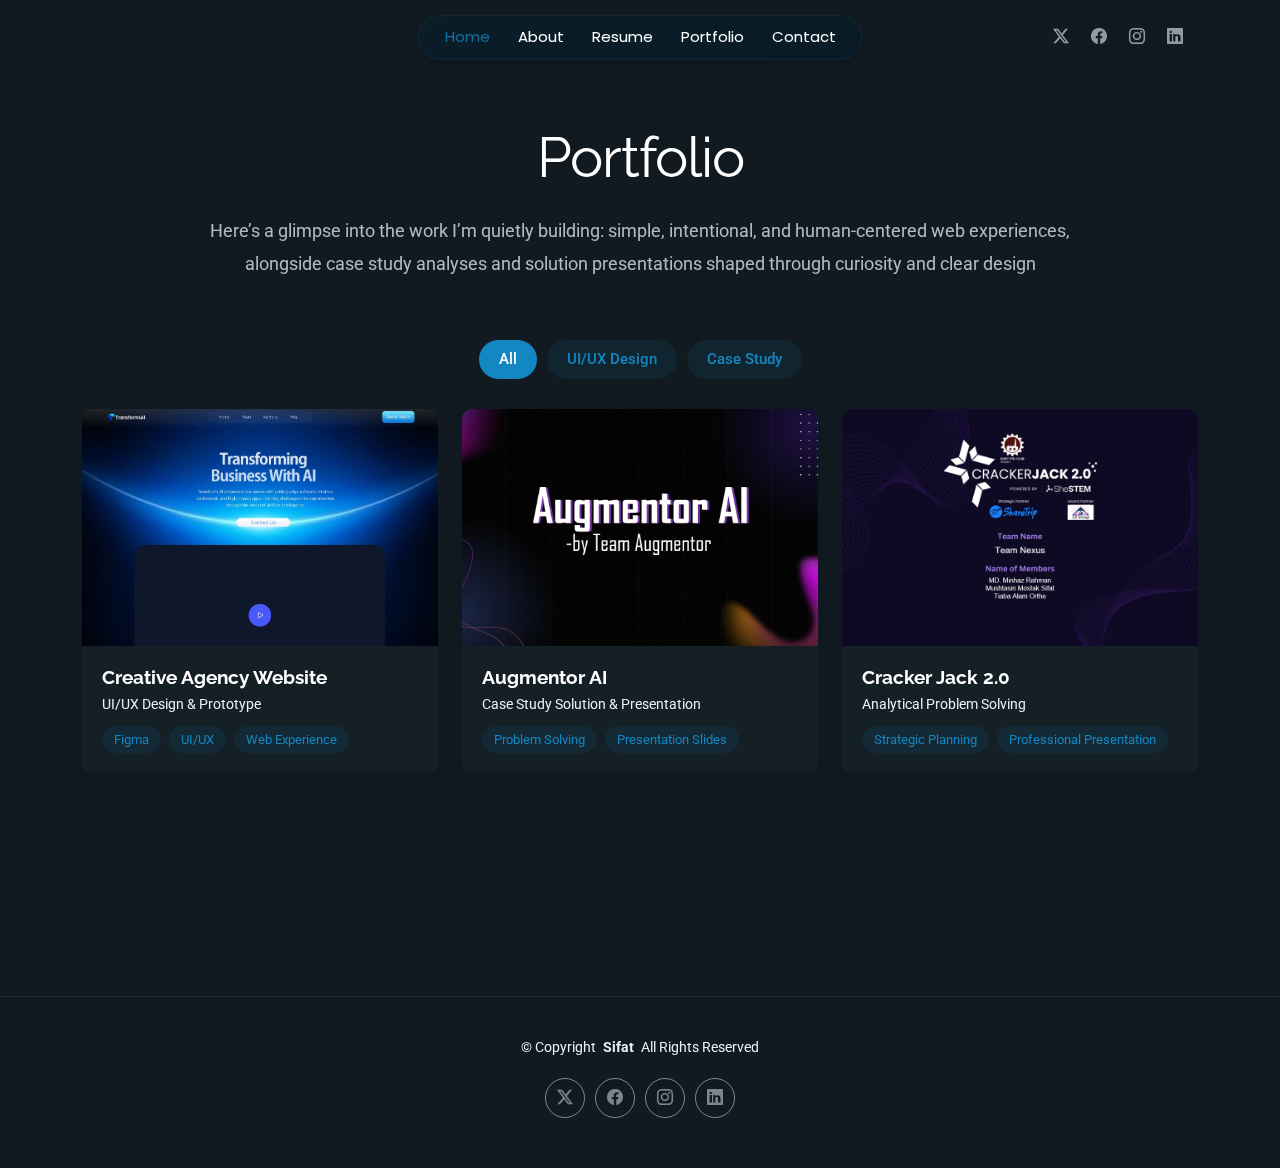
<file: portfolio.html>
<!DOCTYPE html>
<html lang="en">

<head>
  <meta charset="utf-8">
  <meta content="width=device-width, initial-scale=1.0" name="viewport">
  <title>Portfolio</title>
  <meta name="description" content="">
  <meta name="keywords" content="">

  <!-- Favicons -->
  <link href="assets/img/favicon.png" rel="icon">
  <link href="assets/img/apple-touch-icon.png" rel="apple-touch-icon">

  <!-- Fonts -->
  <link href="https://fonts.googleapis.com" rel="preconnect">
  <link href="https://fonts.gstatic.com" rel="preconnect" crossorigin>
  <link href="https://fonts.googleapis.com/css2?family=Roboto:ital,wght@0,100;0,300;0,400;0,500;0,700;0,900;1,100;1,300;1,400;1,500;1,700;1,900&family=Poppins:ital,wght@0,100;0,200;0,300;0,400;0,500;0,600;0,700;0,800;0,900;1,100;1,200;1,300;1,400;1,500;1,600;1,700;1,800;1,900&family=Raleway:ital,wght@0,100;0,200;0,300;0,400;0,500;0,600;0,700;0,800;0,900;1,100;1,200;1,300;1,400;1,500;1,600;1,700;1,800;1,900&display=swap" rel="stylesheet">

  <!-- Vendor CSS Files -->
  <link href="assets/vendor/bootstrap/css/bootstrap.min.css" rel="stylesheet">
  <link href="assets/vendor/bootstrap-icons/bootstrap-icons.css" rel="stylesheet">
  <link href="assets/vendor/aos/aos.css" rel="stylesheet">
  <link href="assets/vendor/swiper/swiper-bundle.min.css" rel="stylesheet">
  <link href="assets/vendor/glightbox/css/glightbox.min.css" rel="stylesheet">

  <!-- Main CSS File -->
  <link href="assets/css/main.css" rel="stylesheet">

  <!-- =======================================================
  * Template Name: FolioOne
  * Template URL: https://bootstrapmade.com/folioone-bootstrap-portfolio-website-template/
  * Updated: Aug 23 2025 with Bootstrap v5.3.7
  * Author: BootstrapMade.com
  * License: https://bootstrapmade.com/license/
  ======================================================== -->
</head>

<body class="portfolio-page">

<header id="header" class="header d-flex align-items-center light-background sticky-top">
  <div class="container d-flex align-items-center justify-content-between position-relative">

    <!-- Social Icons (move left on mobile, right on desktop) -->
    <div class="header-social-links d-flex align-items-center gap-3 order-1 order-xl-3 me-auto me-xl-0">
      <a href="#"><i class="bi bi-twitter-x"></i></a>
      <a href="#"><i class="bi bi-facebook"></i></a>
      <a href="#"><i class="bi bi-instagram"></i></a>
      <a href="#"><i class="bi bi-linkedin"></i></a>
    </div>

    <!-- Mobile Menu Button (hamburger) -->
    <i class="mobile-nav-toggle d-xl-none bi bi-list order-3 order-xl-1 ms-auto"></i>

    <!-- Empty left balance for desktop -->
    <div class="header-left-placeholder d-none d-xl-block"></div>

    <!-- Center Nav (Desktop only) -->
    <div class="nav-center position-absolute start-50 translate-middle-x d-none d-xl-block">
      <nav id="navmenu" class="navmenu">
        <div class="glass-nav">
          <ul class="d-flex gap-4 m-0 list-unstyled">
            <li><a href="index.html" class="active">Home</a></li>
            <li><a href="about.html">About</a></li>
            <li><a href="resume.html">Resume</a></li>
            <li><a href="portfolio.html">Portfolio</a></li>
            <li><a href="contact.html">Contact</a></li>
          </ul>
        </div>
      </nav>
    </div>

    <!-- Mobile Nav (Hidden on desktop) -->
    <nav id="navmenu" class="navmenu d-xl-none order-2 w-100">
      <ul>
        <li><a href="index.html" class="active">Home</a></li>
        <li><a href="about.html">About</a></li>
        <li><a href="resume.html">Resume</a></li>
        <li><a href="portfolio.html">Portfolio</a></li>
        <li><a href="contact.html">Contact</a></li>
      </ul>
    </nav>

  </div>
</header>


  <main class="main">

    <!-- Portfolio Section -->
    <section id="portfolio" class="portfolio section">

      <!-- Section Title -->
      <div class="container section-title" data-aos="fade-up">
        <h2>Portfolio</h2>
        <p>Here’s a glimpse into the work I’m quietly building: simple, intentional, and human-centered web experiences, alongside case study analyses and solution presentations shaped through curiosity and clear design</p>
      </div><!-- End Section Title -->

      <div class="container" data-aos="fade-up" data-aos-delay="100">

        <div class="isotope-layout" data-default-filter="*" data-layout="masonry" data-sort="original-order">
          <ul class="portfolio-filters isotope-filters" data-aos="fade-up" data-aos-delay="200">
            <li data-filter="*" class="filter-active">All</li>
            <li data-filter=".filter-uiux">UI/UX Design</li>
            <li data-filter=".filter-casestudy">Case Study</li>
<!--            
            <li data-filter=".filter-operations">Operations</li>
            <li data-filter=".filter-technology">Technology</li> 
-->
          </ul><!-- End Portfolio Filters -->

          <div class="row gy-4 isotope-container" data-aos="fade-up" data-aos-delay="300">
            <div class="col-lg-4 col-md-6 portfolio-item isotope-item filter-uiux">
              <div class="portfolio-card">
                <div class="portfolio-img">
                  <img src="assets/img/portfolio/TransformsAI.jpg" alt="Portfolio Item" class="img-fluid">
                  <div class="portfolio-overlay">
                    <a href="assets/img/portfolio/TransformsAI.jpg" class="glightbox portfolio-lightbox"><i class="bi bi-plus"></i></a>
                    <a href="https://transformsai.com/" class="portfolio-details-link"><i class="bi bi-link"></i></a>
                  </div>
                </div>
                <div class="portfolio-info">
                  <h4>Creative Agency Website</h4>
                  <p>UI/UX Design & Prototype</p>
                  <div class="portfolio-tags">
                    <span>Figma</span>
                    <span>UI/UX</span>
                    <span>Web Experience</span>
                  </div>
                </div>
              </div>
            </div>

            <div class="col-lg-4 col-md-6 portfolio-item isotope-item filter-casestudy">
              <div class="portfolio-card">
                <div class="portfolio-img">
                  <img src="assets/img/portfolio/AugmentorAI.png" alt="Portfolio Item" class="img-fluid">
                  <div class="portfolio-overlay">
                    <a href="assets/img/portfolio/AugmentorAI.png" class="glightbox portfolio-lightbox"><i class="bi bi-plus"></i></a>
                    <a href="https://drive.google.com/file/d/131THlUvBMc9Zr46kTLnjzskSvJQj2tH5/view?usp=sharing" class="portfolio-details-link"><i class="bi bi-link"></i></a>
                  </div>
                </div>
                <div class="portfolio-info">
                  <h4>Augmentor AI</h4>
                  <p>Case Study Solution & Presentation</p>
                  <div class="portfolio-tags">
                    <span>Problem Solving</span>
                    <span>Presentation Slides</span>
                  </div>
                </div>
              </div>
            </div>

            <div class="col-lg-4 col-md-6 portfolio-item isotope-item filter-casestudy">
              <div class="portfolio-card">
                <div class="portfolio-img">
                  <img src="assets/img/portfolio/Team_Nexus.png" alt="Portfolio Item" class="img-fluid">
                  <div class="portfolio-overlay">
                    <a href="assets/img/portfolio/Team_Nexus.png" class="glightbox portfolio-lightbox"><i class="bi bi-plus"></i></a>
                    <a href="https://drive.google.com/file/d/1Mflavn-1ICCXQowq4iVU8G4LyRYqUot3/view?usp=sharing" class="portfolio-details-link"><i class="bi bi-link"></i></a>
                  </div>
                </div>
                <div class="portfolio-info">
                  <h4>Cracker Jack 2.0</h4>
                  <p>Analytical Problem Solving</p>
                  <div class="portfolio-tags">
                    <span>Strategic Planning</span>
                    <span>Professional Presentation</span>
                  </div>
                </div>
              </div>
            </div>

<!-- 
            <div class="col-lg-4 col-md-6 portfolio-item isotope-item filter-technology">
              <div class="portfolio-card">
                <div class="portfolio-img">
                  <img src="assets/img/portfolio/portfolio-4.webp" alt="Portfolio Item" class="img-fluid">
                  <div class="portfolio-overlay">
                    <a href="assets/img/portfolio/portfolio-4.webp" class="glightbox portfolio-lightbox"><i class="bi bi-plus"></i></a>
                    <a href="#" class="portfolio-details-link"><i class="bi bi-link"></i></a>
                  </div>
                </div>
                <div class="portfolio-info">
                  <h4>Digital Transformation</h4>
                  <p>Technology Consulting</p>
                  <div class="portfolio-tags">
                    <span>Technology</span>
                    <span>Innovation</span>
                  </div>
                </div>
              </div>
            </div>

            <div class="col-lg-4 col-md-6 portfolio-item isotope-item filter-strategy">
              <div class="portfolio-card">
                <div class="portfolio-img">
                  <img src="assets/img/portfolio/portfolio-5.webp" alt="Portfolio Item" class="img-fluid">
                  <div class="portfolio-overlay">
                    <a href="assets/img/portfolio/portfolio-5.webp" class="glightbox portfolio-lightbox"><i class="bi bi-plus"></i></a>
                    <a href="#" class="portfolio-details-link"><i class="bi bi-link"></i></a>
                  </div>
                </div>
                <div class="portfolio-info">
                  <h4>Market Expansion</h4>
                  <p>Strategic Planning</p>
                  <div class="portfolio-tags">
                    <span>Strategy</span>
                    <span>Growth</span>
                  </div>
                </div>
              </div>
            </div>

            <div class="col-lg-4 col-md-6 portfolio-item isotope-item filter-finance">
              <div class="portfolio-card">
                <div class="portfolio-img">
                  <img src="assets/img/portfolio/portfolio-6.webp" alt="Portfolio Item" class="img-fluid">
                  <div class="portfolio-overlay">
                    <a href="assets/img/portfolio/portfolio-6.webp" class="glightbox portfolio-lightbox"><i class="bi bi-plus"></i></a>
                    <a href="#" class="portfolio-details-link"><i class="bi bi-link"></i></a>
                  </div>
                </div>
                <div class="portfolio-info">
                  <h4>Investment Strategy</h4>
                  <p>Financial Advisory</p>
                  <div class="portfolio-tags">
                    <span>Finance</span>
                    <span>Investment</span>
                  </div>
                </div>
              </div>
            </div>
          </div>
-->          
          <!-- End Portfolio Items Container -->

        </div>

        <div class="text-center mt-5" data-aos="fade-up" data-aos-delay="400">
          <a href="#portfolio" class="btn btn-primary">View All Case Studies</a>
        </div>

      </div>

    </section><!-- /Portfolio Section -->

  </main>

  <footer id="footer" class="footer">

    <div class="container">
      <div class="copyright text-center ">
        <p>© <span>Copyright</span> <strong class="px-1 sitename">Sifat</strong> <span>All Rights Reserved<br></span></p>
      </div>
      <div class="social-links d-flex justify-content-center">
        <a href=""><i class="bi bi-twitter-x"></i></a>
        <a href="https://www.facebook.com/mushtasinmostak.sifat"><i class="bi bi-facebook"></i></a>
        <a href=""><i class="bi bi-instagram"></i></a>
        <a href=""><i class="bi bi-linkedin"></i></a>
      </div>
      <div class="credits">
        <!-- All the links in the footer should remain intact. -->
        <!-- You can delete the links only if you've purchased the pro version. -->
        <!-- Licensing information: https://bootstrapmade.com/license/ -->
        <!-- Purchase the pro version with working PHP/AJAX contact form: [buy-url] -->
       <!-- Designed by <a href="https://bootstrapmade.com/">BootstrapMade</a> -->
      </div>
    </div>

  </footer>

  <!-- Scroll Top -->
  <a href="#" id="scroll-top" class="scroll-top d-flex align-items-center justify-content-center"><i class="bi bi-arrow-up-short"></i></a>

  <!-- Preloader -->
  <div id="preloader"></div>

  <!-- Vendor JS Files -->
  <script src="assets/vendor/bootstrap/js/bootstrap.bundle.min.js"></script>
  <script src="assets/vendor/php-email-form/validate.js"></script>
  <script src="assets/vendor/aos/aos.js"></script>
  <script src="assets/vendor/typed.js/typed.umd.js"></script>
  <script src="assets/vendor/waypoints/noframework.waypoints.js"></script>
  <script src="assets/vendor/purecounter/purecounter_vanilla.js"></script>
  <script src="assets/vendor/swiper/swiper-bundle.min.js"></script>
  <script src="assets/vendor/imagesloaded/imagesloaded.pkgd.min.js"></script>
  <script src="assets/vendor/isotope-layout/isotope.pkgd.min.js"></script>
  <script src="assets/vendor/glightbox/js/glightbox.min.js"></script>

  <!-- Main JS File -->
  <script src="assets/js/main.js"></script>

</body>

</html>
</file>
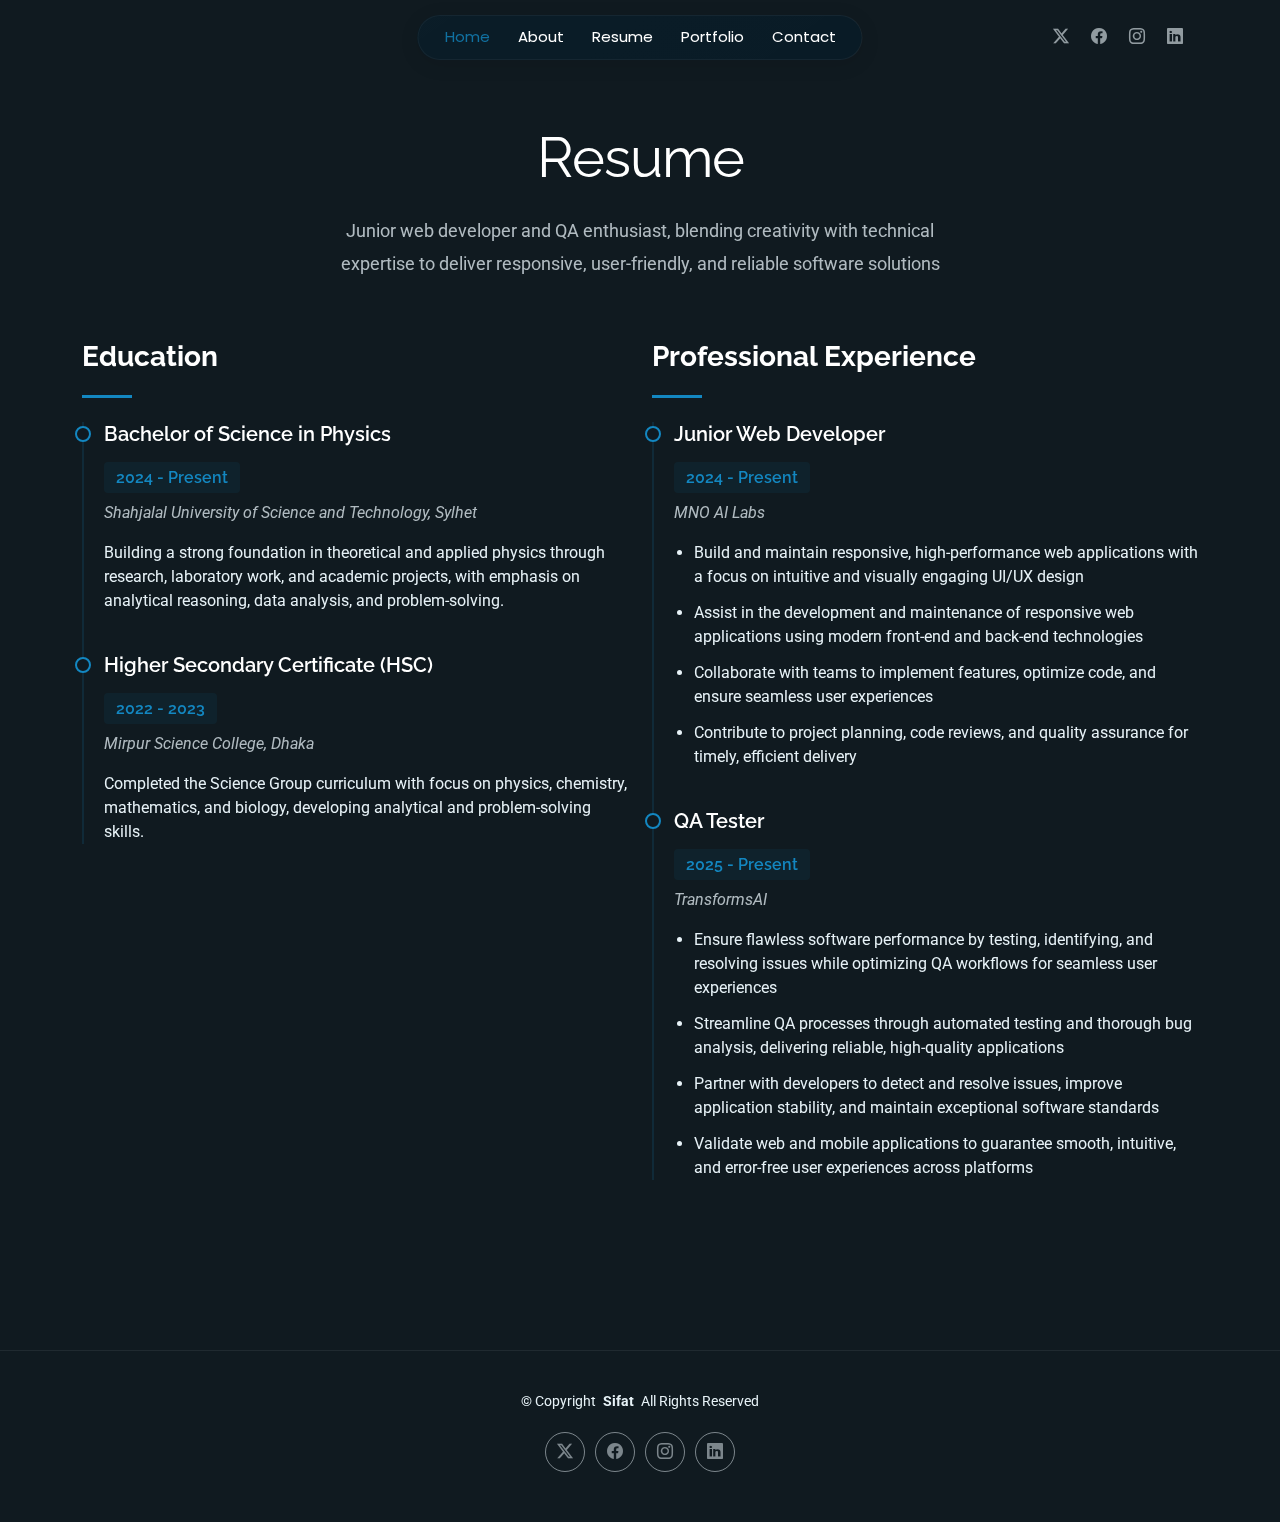
<file: resume.html>
<!DOCTYPE html>
<html lang="en">

<head>
  <meta charset="utf-8">
  <meta content="width=device-width, initial-scale=1.0" name="viewport">
  <title>Resume</title>
  <meta name="description" content="">
  <meta name="keywords" content="">

  <!-- Favicons -->
  <link href="assets/img/favicon.png" rel="icon">
  <link href="assets/img/apple-touch-icon.png" rel="apple-touch-icon">

  <!-- Fonts -->
  <link href="https://fonts.googleapis.com" rel="preconnect">
  <link href="https://fonts.gstatic.com" rel="preconnect" crossorigin>
  <link href="https://fonts.googleapis.com/css2?family=Roboto:ital,wght@0,100;0,300;0,400;0,500;0,700;0,900;1,100;1,300;1,400;1,500;1,700;1,900&family=Poppins:ital,wght@0,100;0,200;0,300;0,400;0,500;0,600;0,700;0,800;0,900;1,100;1,200;1,300;1,400;1,500;1,600;1,700;1,800;1,900&family=Raleway:ital,wght@0,100;0,200;0,300;0,400;0,500;0,600;0,700;0,800;0,900;1,100;1,200;1,300;1,400;1,500;1,600;1,700;1,800;1,900&display=swap" rel="stylesheet">

  <!-- Vendor CSS Files -->
  <link href="assets/vendor/bootstrap/css/bootstrap.min.css" rel="stylesheet">
  <link href="assets/vendor/bootstrap-icons/bootstrap-icons.css" rel="stylesheet">
  <link href="assets/vendor/aos/aos.css" rel="stylesheet">
  <link href="assets/vendor/swiper/swiper-bundle.min.css" rel="stylesheet">
  <link href="assets/vendor/glightbox/css/glightbox.min.css" rel="stylesheet">

  <!-- Main CSS File -->
  <link href="assets/css/main.css" rel="stylesheet">

</head>

<body class="resume-page">

<header id="header" class="header d-flex align-items-center light-background sticky-top">
  <div class="container d-flex align-items-center justify-content-between position-relative">

    <!-- Social Icons (move left on mobile, right on desktop) -->
    <div class="header-social-links d-flex align-items-center gap-3 order-1 order-xl-3 me-auto me-xl-0">
      <a href="#"><i class="bi bi-twitter-x"></i></a>
      <a href="#"><i class="bi bi-facebook"></i></a>
      <a href="#"><i class="bi bi-instagram"></i></a>
      <a href="#"><i class="bi bi-linkedin"></i></a>
    </div>

    <!-- Mobile Menu Button (hamburger) -->
    <i class="mobile-nav-toggle d-xl-none bi bi-list order-3 order-xl-1 ms-auto"></i>

    <!-- Empty left balance for desktop -->
    <div class="header-left-placeholder d-none d-xl-block"></div>

    <!-- Center Nav (Desktop only) -->
    <div class="nav-center position-absolute start-50 translate-middle-x d-none d-xl-block">
      <nav id="navmenu" class="navmenu">
        <div class="glass-nav">
          <ul class="d-flex gap-4 m-0 list-unstyled">
            <li><a href="index.html" class="active">Home</a></li>
            <li><a href="about.html">About</a></li>
            <li><a href="resume.html">Resume</a></li>
            <li><a href="portfolio.html">Portfolio</a></li>
            <li><a href="contact.html">Contact</a></li>
          </ul>
        </div>
      </nav>
    </div>

    <!-- Mobile Nav (Hidden on desktop) -->
    <nav id="navmenu" class="navmenu d-xl-none order-2 w-100">
      <ul>
        <li><a href="index.html" class="active">Home</a></li>
        <li><a href="about.html">About</a></li>
        <li><a href="resume.html">Resume</a></li>
        <li><a href="portfolio.html">Portfolio</a></li>
        <li><a href="contact.html">Contact</a></li>
      </ul>
    </nav>

  </div>
</header>


  <main class="main">

    <!-- Resume Section -->
    <section id="resume" class="resume section">

      <!-- Section Title -->
      <div class="container section-title" data-aos="fade-up">
        <h2>Resume</h2>
        <p>Junior web developer and QA enthusiast, blending creativity with technical expertise to deliver responsive, user-friendly, and reliable software solutions</p>
      </div><!-- End Section Title -->

      <div class="container" data-aos="fade-up" data-aos-delay="100">

        <div class="row">
          <div class="col-lg-6">

            <!-- Education Section -->
            <div class="resume-item" data-aos="fade-up">
              <h3 class="resume-title">Education</h3>

              <div class="resume-content">
                <article class="education-item">
                  <h4>Bachelor of Science in Physics</h4>
                  <h5>2024 - Present</h5>
                  <p class="institution"><em>Shahjalal University of Science and Technology, Sylhet</em></p>
                  <p>Building a strong foundation in theoretical and applied physics through research, laboratory work, and academic projects, with emphasis on analytical reasoning, data analysis, and problem-solving.</p>
                </article>

                <article class="education-item">
                  <h4>Higher Secondary Certificate (HSC)</h4>
                  <h5>2022 - 2023</h5>
                  <p class="institution"><em>Mirpur Science College, Dhaka</em></p>
                  <p>Completed the Science Group curriculum with focus on physics, chemistry, mathematics, and biology, developing analytical and problem-solving skills.</p>
                </article>
              </div>
            </div><!-- End Education Section -->

            <!-- Professional Skills Section -->
            <div class="resume-item skills-animation" data-aos="fade-up">
              <h3 class="resume-title">Professional Skills</h3>

              <div class="resume-content">
                <div class="skill-item">
                  <h4>Frontend Development</h4>
                  <div class="progress">
                    <div class="progress-bar" role="progressbar" aria-valuenow="95" aria-valuemin="0" aria-valuemax="100"></div>
                  </div>
                </div>

                <div class="skill-item">
                  <h4>Backend Development</h4>
                  <div class="progress">
                    <div class="progress-bar" role="progressbar" aria-valuenow="85" aria-valuemin="0" aria-valuemax="100"></div>
                  </div>
                </div>

                <div class="skill-item">
                  <h4>UI/UX Design</h4>
                  <div class="progress">
                    <div class="progress-bar" role="progressbar" aria-valuenow="90" aria-valuemin="0" aria-valuemax="100"></div>
                  </div>
                </div>

                <div class="skill-item">
                  <h4>Project Management</h4>
                  <div class="progress">
                    <div class="progress-bar" role="progressbar" aria-valuenow="80" aria-valuemin="0" aria-valuemax="100"></div>
                  </div>
                </div>
              </div>
            </div><!-- End Professional Skills Section -->
          </div>

          <div class="col-lg-6">
            <!-- Experience Section -->
            <div class="resume-item" data-aos="fade-up" data-aos-delay="100">
              <h3 class="resume-title">Professional Experience</h3>

              <div class="resume-content">
                <article class="experience-item">
                  <h4>Junior Web Developer</h4>
                  <h5>2024 - Present</h5>
                  <p class="company"><em>MNO AI Labs</em></p>
                  <ul>
                    <li>Build and maintain responsive, high-performance web applications with a focus on intuitive and visually engaging UI/UX design</li>
                    <li>Assist in the development and maintenance of responsive web applications using modern front-end and back-end technologies</li>
                    <li>Collaborate with teams to implement features, optimize code, and ensure seamless user experiences</li>
                    <li>Contribute to project planning, code reviews, and quality assurance for timely, efficient delivery</li>
                  </ul>
                </article>

                <article class="experience-item">
                  <h4>QA Tester</h4>
                  <h5>2025 - Present</h5>
                  <p class="company"><em>TransformsAI</em></p>
                  <ul>
                    <li>Ensure flawless software performance by testing, identifying, and resolving issues while optimizing QA workflows for seamless user experiences</li>
                    <li>Streamline QA processes through automated testing and thorough bug analysis, delivering reliable, high-quality applications</li>
                    <li>Partner with developers to detect and resolve issues, improve application stability, and maintain exceptional software standards</li>
                    <li>Validate web and mobile applications to guarantee smooth, intuitive, and error-free user experiences across platforms</li>
                  </ul>
                </article>

              </div>
            </div><!-- End Experience Section -->
          </div>
        </div>

      </div>

    </section><!-- /Resume Section -->

  </main>

  <footer id="footer" class="footer">

    <div class="container">
      <div class="copyright text-center ">
        <p>© <span>Copyright</span> <strong class="px-1 sitename">Sifat</strong> <span>All Rights Reserved<br></span></p>
      </div>
      <div class="social-links d-flex justify-content-center">
        <a href=""><i class="bi bi-twitter-x"></i></a>
        <a href="https://www.facebook.com/mushtasinmostak.sifat"><i class="bi bi-facebook"></i></a>
        <a href=""><i class="bi bi-instagram"></i></a>
        <a href=""><i class="bi bi-linkedin"></i></a>
      </div>
      <div class="credits">
        <!-- All the links in the footer should remain intact. -->
        <!-- You can delete the links only if you've purchased the pro version. -->
        <!-- Licensing information: https://bootstrapmade.com/license/ -->
        <!-- Purchase the pro version with working PHP/AJAX contact form: [buy-url] -->
       <!-- Designed by <a href="https://bootstrapmade.com/">BootstrapMade</a> -->
      </div>
    </div>

  </footer>

  <!-- Scroll Top -->
  <a href="#" id="scroll-top" class="scroll-top d-flex align-items-center justify-content-center"><i class="bi bi-arrow-up-short"></i></a>

  <!-- Preloader -->
  <div id="preloader"></div>

  <!-- Vendor JS Files -->
  <script src="assets/vendor/bootstrap/js/bootstrap.bundle.min.js"></script>
  <script src="assets/vendor/php-email-form/validate.js"></script>
  <script src="assets/vendor/aos/aos.js"></script>
  <script src="assets/vendor/typed.js/typed.umd.js"></script>
  <script src="assets/vendor/waypoints/noframework.waypoints.js"></script>
  <script src="assets/vendor/purecounter/purecounter_vanilla.js"></script>
  <script src="assets/vendor/swiper/swiper-bundle.min.js"></script>
  <script src="assets/vendor/imagesloaded/imagesloaded.pkgd.min.js"></script>
  <script src="assets/vendor/isotope-layout/isotope.pkgd.min.js"></script>
  <script src="assets/vendor/glightbox/js/glightbox.min.js"></script>

  <!-- Main JS File -->
  <script src="assets/js/main.js"></script>

</body>

</html>
</file>
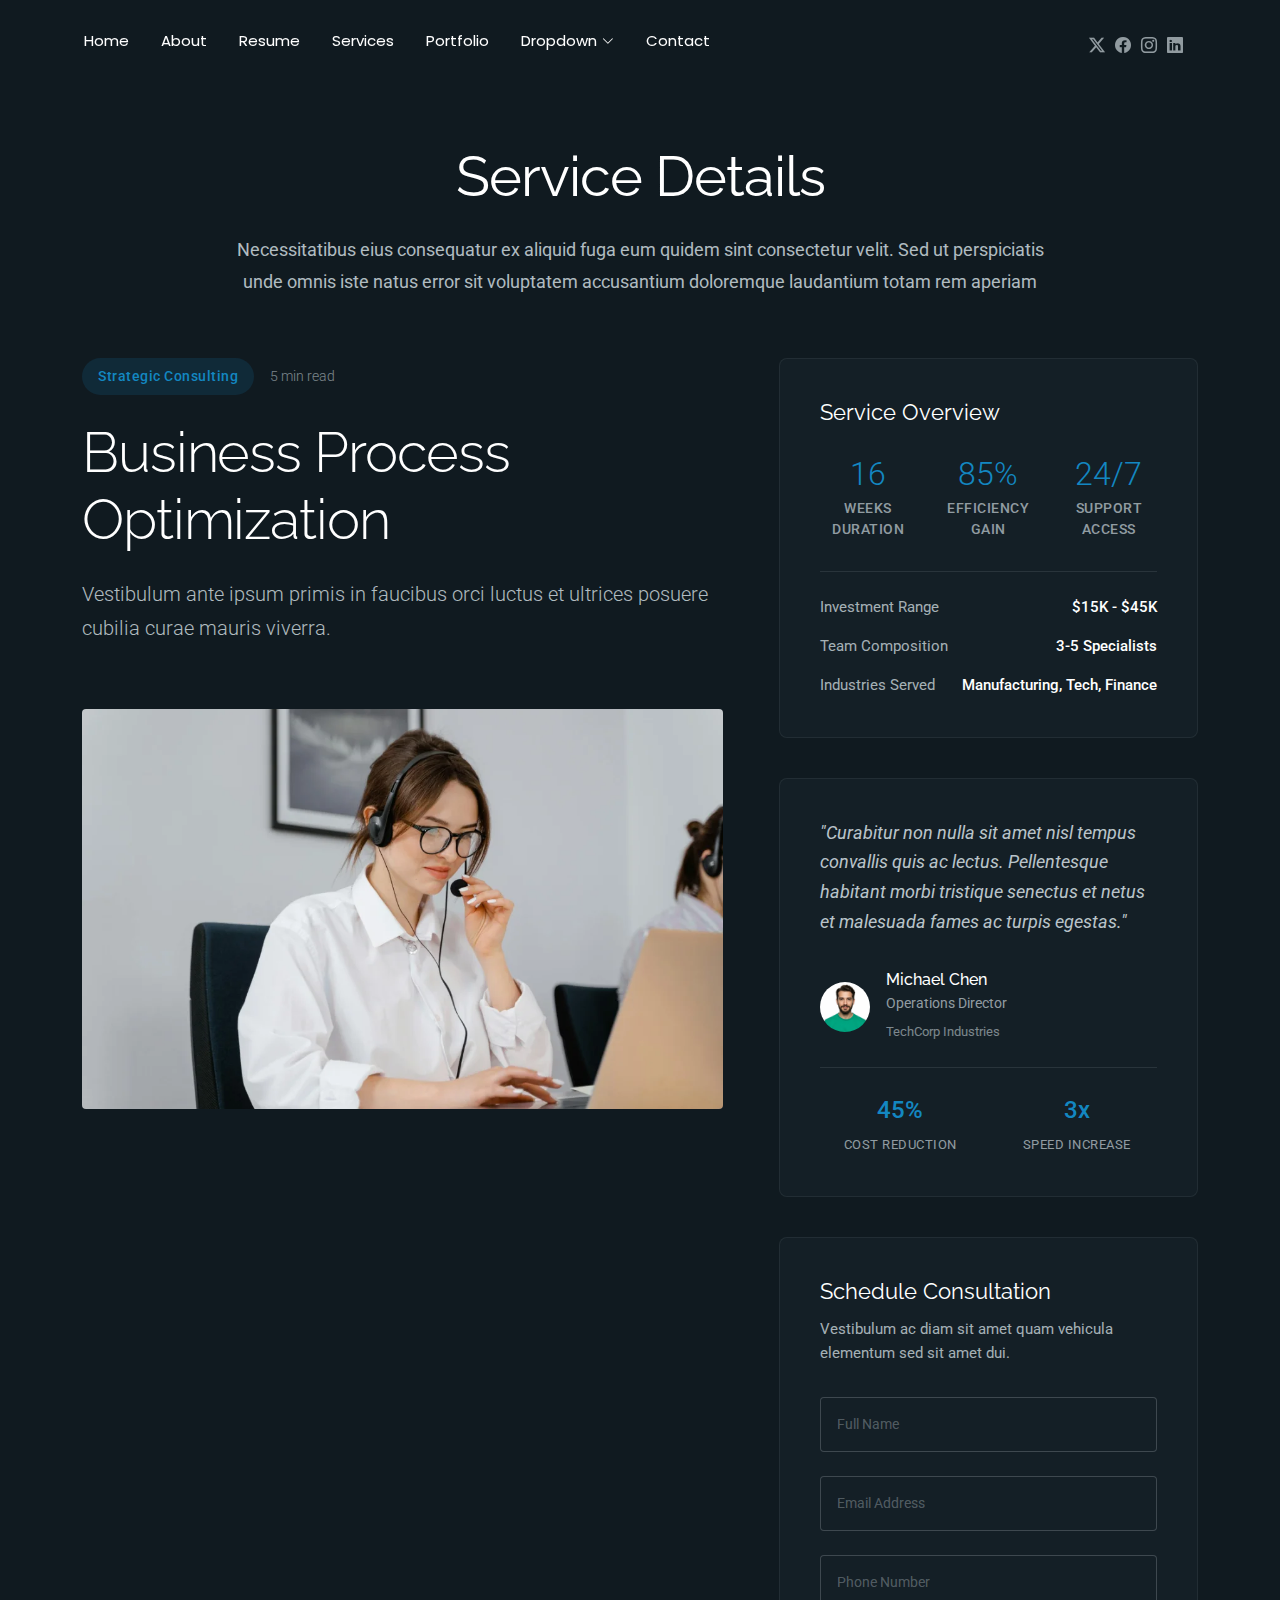
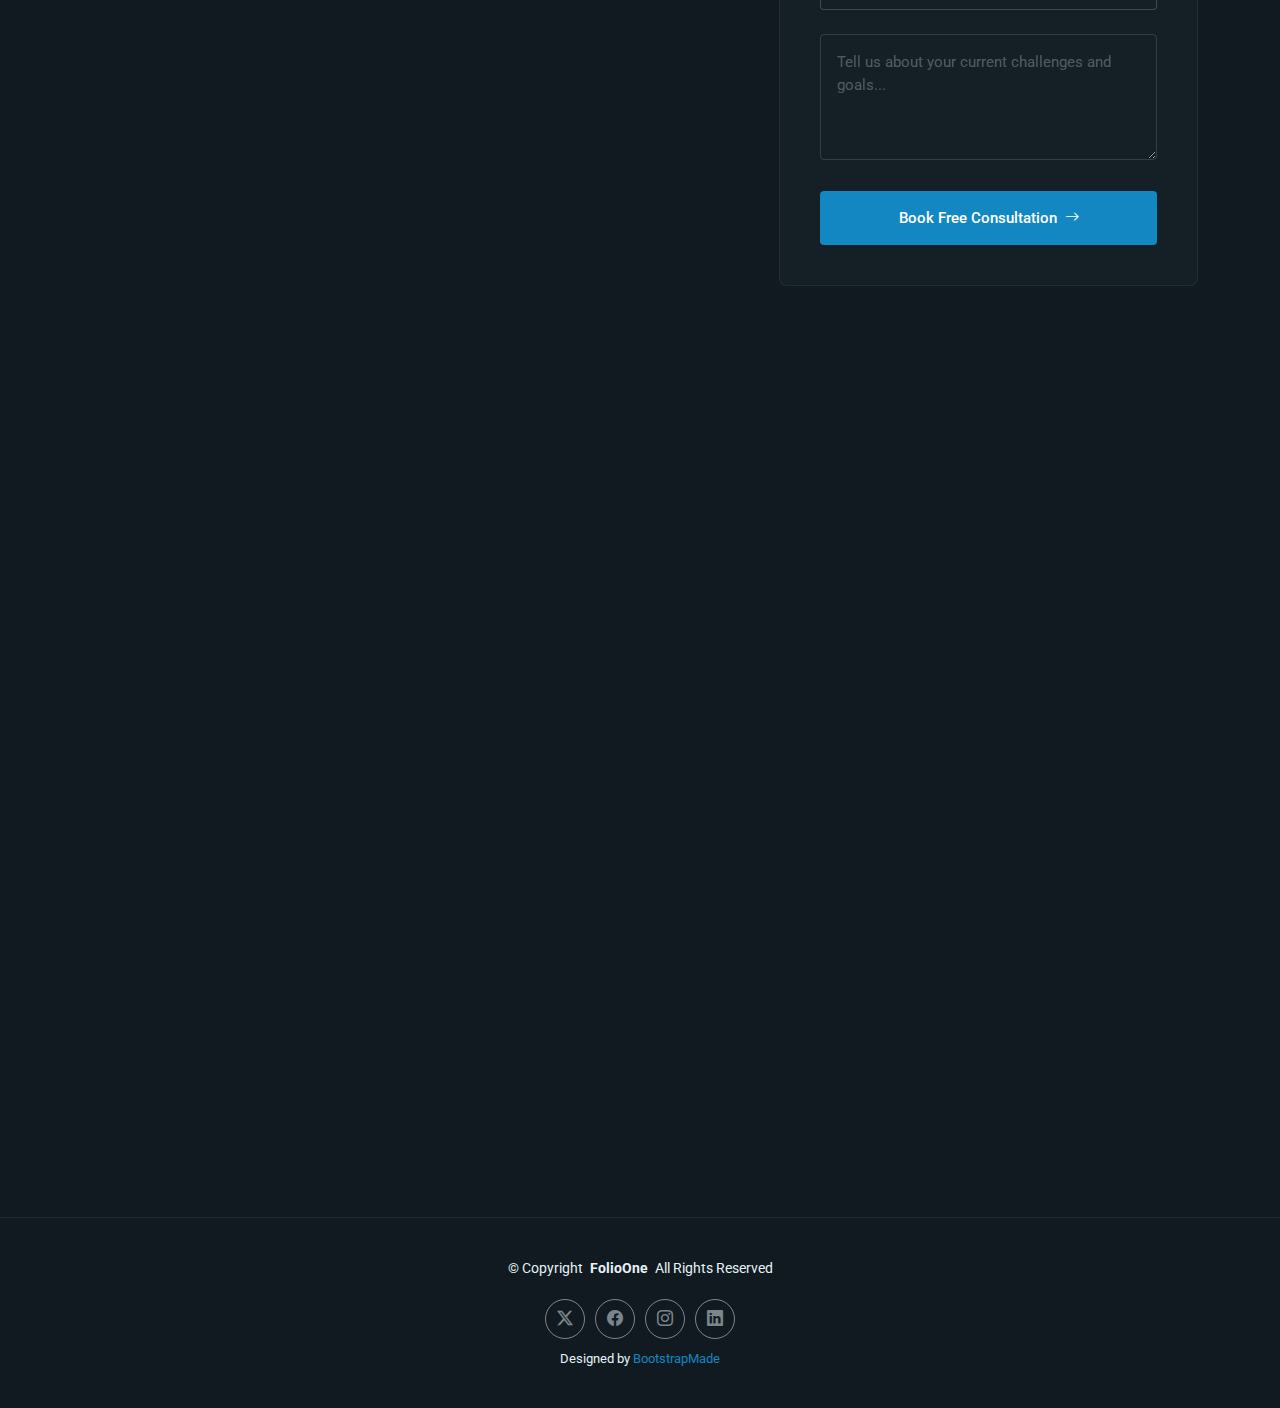
<file: service-details.html>
<!DOCTYPE html>
<html lang="en">

<head>
  <meta charset="utf-8">
  <meta content="width=device-width, initial-scale=1.0" name="viewport">
  <title>Service Details - FolioOne Bootstrap Template</title>
  <meta name="description" content="">
  <meta name="keywords" content="">

  <!-- Favicons -->
  <link href="assets/img/favicon.png" rel="icon">
  <link href="assets/img/apple-touch-icon.png" rel="apple-touch-icon">

  <!-- Fonts -->
  <link href="https://fonts.googleapis.com" rel="preconnect">
  <link href="https://fonts.gstatic.com" rel="preconnect" crossorigin>
  <link href="https://fonts.googleapis.com/css2?family=Roboto:ital,wght@0,100;0,300;0,400;0,500;0,700;0,900;1,100;1,300;1,400;1,500;1,700;1,900&family=Poppins:ital,wght@0,100;0,200;0,300;0,400;0,500;0,600;0,700;0,800;0,900;1,100;1,200;1,300;1,400;1,500;1,600;1,700;1,800;1,900&family=Raleway:ital,wght@0,100;0,200;0,300;0,400;0,500;0,600;0,700;0,800;0,900;1,100;1,200;1,300;1,400;1,500;1,600;1,700;1,800;1,900&display=swap" rel="stylesheet">

  <!-- Vendor CSS Files -->
  <link href="assets/vendor/bootstrap/css/bootstrap.min.css" rel="stylesheet">
  <link href="assets/vendor/bootstrap-icons/bootstrap-icons.css" rel="stylesheet">
  <link href="assets/vendor/aos/aos.css" rel="stylesheet">
  <link href="assets/vendor/swiper/swiper-bundle.min.css" rel="stylesheet">
  <link href="assets/vendor/glightbox/css/glightbox.min.css" rel="stylesheet">

  <!-- Main CSS File -->
  <link href="assets/css/main.css" rel="stylesheet">

  <!-- =======================================================
  * Template Name: FolioOne
  * Template URL: https://bootstrapmade.com/folioone-bootstrap-portfolio-website-template/
  * Updated: Aug 23 2025 with Bootstrap v5.3.7
  * Author: BootstrapMade.com
  * License: https://bootstrapmade.com/license/
  ======================================================== -->
</head>

<body class="service-details-page">

  <header id="header" class="header d-flex align-items-center light-background sticky-top">
    <div class="container position-relative d-flex align-items-center justify-content-between">

      <!-- <a href="index.html" class="logo d-flex align-items-center me-auto me-xl-0">
      <img src="assets/img/logo.webp" alt="">
      <h1 class="sitename">FolioOne</h1> 
    </a> -->

      <nav id="navmenu" class="navmenu">
        <ul>
          <li><a href="index.html">Home</a></li>
          <li><a href="about.html">About</a></li>
          <li><a href="resume.html">Resume</a></li>
          <li><a href="services.html">Services</a></li>
          <li><a href="portfolio.html">Portfolio</a></li>
          <li class="dropdown"><a href="#"><span>Dropdown</span> <i class="bi bi-chevron-down toggle-dropdown"></i></a>
            <ul>
              <li><a href="#">Dropdown 1</a></li>
              <li class="dropdown"><a href="#"><span>Deep Dropdown</span> <i class="bi bi-chevron-down toggle-dropdown"></i></a>
                <ul>
                  <li><a href="#">Deep Dropdown 1</a></li>
                  <li><a href="#">Deep Dropdown 2</a></li>
                  <li><a href="#">Deep Dropdown 3</a></li>
                  <li><a href="#">Deep Dropdown 4</a></li>
                  <li><a href="#">Deep Dropdown 5</a></li>
                </ul>
              </li>
              <li><a href="#">Dropdown 2</a></li>
              <li><a href="#">Dropdown 3</a></li>
              <li><a href="#">Dropdown 4</a></li>
            </ul>
          </li>
          <li><a href="contact.html">Contact</a></li>
        </ul>
        <i class="mobile-nav-toggle d-xl-none bi bi-list"></i>
      </nav>

      <div class="header-social-links">
        <a href="#" class="twitter"><i class="bi bi-twitter-x"></i></a>
        <a href="#" class="facebook"><i class="bi bi-facebook"></i></a>
        <a href="#" class="instagram"><i class="bi bi-instagram"></i></a>
        <a href="#" class="linkedin"><i class="bi bi-linkedin"></i></a>
      </div>

    </div>
  </header>

  <main class="main">

    <!-- Service Details Section -->
    <section id="service-details" class="service-details section">

      <!-- Section Title -->
      <div class="container section-title" data-aos="fade-up">
        <h2>Service Details</h2>
        <p>Necessitatibus eius consequatur ex aliquid fuga eum quidem sint consectetur velit. Sed ut perspiciatis unde omnis iste natus error sit voluptatem accusantium doloremque laudantium totam rem aperiam</p>
      </div><!-- End Section Title -->

      <div class="container" data-aos="fade-up" data-aos-delay="100">

        <div class="row">

          <!-- Main Content Area -->
          <div class="col-lg-7">

            <!-- Hero Service Introduction -->
            <div class="service-hero" data-aos="fade-up" data-aos-delay="100">
              <div class="service-meta">
                <span class="service-category">Strategic Consulting</span>
                <span class="reading-time">5 min read</span>
              </div>
              <h1>Business Process Optimization</h1>
              <p class="service-description">Vestibulum ante ipsum primis in faucibus orci luctus et ultrices posuere cubilia curae mauris viverra.</p>
            </div>

            <!-- Service Visual -->
            <div class="service-visual" data-aos="zoom-in" data-aos-delay="200">
              <img src="assets/img/services/services-7.webp" alt="Business Process Optimization" class="img-fluid">
            </div>

            <!-- Service Content -->
            <div class="service-narrative" data-aos="fade-up" data-aos-delay="300">
              <h3>Transform Your Operations</h3>
              <p>Donec rutrum congue leo eget malesuada. Vivamus magna justo, lacinia eget consectetur sed, convallis at tellus. Mauris blandit aliquet elit, eget tincidunt nibh pulvinar a. Cras ultricies ligula sed magna dictum porta.</p>

              <p>Sed porttitor lectus nibh. Vestibulum ac diam sit amet quam vehicula elementum sed sit amet dui. Pellentesque habitant morbi tristique senectus et netus et malesuada fames ac turpis egestas. Donec sollicitudin molestie malesuada.</p>

              <!-- Key Benefits Grid -->
              <div class="benefits-grid" data-aos="fade-up" data-aos-delay="400">
                <div class="benefit-card">
                  <div class="benefit-icon">
                    <i class="bi bi-lightning-charge"></i>
                  </div>
                  <h4>Efficiency Boost</h4>
                  <p>Curabitur arcu erat accumsan id imperdiet et porttitor at sem.</p>
                </div>

                <div class="benefit-card">
                  <div class="benefit-icon">
                    <i class="bi bi-shield-check"></i>
                  </div>
                  <h4>Risk Mitigation</h4>
                  <p>Pellentesque in ipsum id orci porta dapibus vestibulum ante ipsum.</p>
                </div>

                <div class="benefit-card">
                  <div class="benefit-icon">
                    <i class="bi bi-graph-up"></i>
                  </div>
                  <h4>Growth Acceleration</h4>
                  <p>Vivamus suscipit tortor eget felis porttitor volutpat mauris blandit.</p>
                </div>

                <div class="benefit-card">
                  <div class="benefit-icon">
                    <i class="bi bi-people"></i>
                  </div>
                  <h4>Team Alignment</h4>
                  <p>Donec rutrum congue leo eget malesuada vivamus magna justo lacinia.</p>
                </div>
              </div>

            </div>

            <!-- Implementation Timeline -->
            <div class="timeline-section" data-aos="fade-up" data-aos-delay="500">
              <h3>Implementation Journey</h3>
              <div class="timeline">
                <div class="timeline-item">
                  <div class="timeline-marker">
                    <span>1</span>
                  </div>
                  <div class="timeline-content">
                    <h4>Discovery &amp; Assessment</h4>
                    <p>Comprehensive analysis of current processes and identification of optimization opportunities.</p>
                    <small>Week 1-2</small>
                  </div>
                </div>

                <div class="timeline-item">
                  <div class="timeline-marker">
                    <span>2</span>
                  </div>
                  <div class="timeline-content">
                    <h4>Strategic Planning</h4>
                    <p>Development of customized optimization roadmap with clear milestones and success metrics.</p>
                    <small>Week 3-4</small>
                  </div>
                </div>

                <div class="timeline-item">
                  <div class="timeline-marker">
                    <span>3</span>
                  </div>
                  <div class="timeline-content">
                    <h4>Implementation</h4>
                    <p>Systematic rollout of process improvements with continuous monitoring and adjustment.</p>
                    <small>Week 5-12</small>
                  </div>
                </div>

                <div class="timeline-item">
                  <div class="timeline-marker">
                    <span>4</span>
                  </div>
                  <div class="timeline-content">
                    <h4>Optimization &amp; Scale</h4>
                    <p>Fine-tuning of implemented solutions and preparation for organization-wide scaling.</p>
                    <small>Week 13-16</small>
                  </div>
                </div>
              </div>
            </div>

          </div><!-- End Main Content -->

          <!-- Service Sidebar -->
          <div class="col-lg-5">
            <div class="service-sidebar" data-aos="fade-up" data-aos-delay="200">

              <!-- Service Overview Card -->
              <div class="overview-card">
                <div class="overview-header">
                  <h4>Service Overview</h4>
                </div>
                <div class="overview-stats">
                  <div class="stat-item">
                    <div class="stat-number">16</div>
                    <div class="stat-label">Weeks Duration</div>
                  </div>
                  <div class="stat-item">
                    <div class="stat-number">85%</div>
                    <div class="stat-label">Efficiency Gain</div>
                  </div>
                  <div class="stat-item">
                    <div class="stat-number">24/7</div>
                    <div class="stat-label">Support Access</div>
                  </div>
                </div>

                <div class="overview-details">
                  <div class="detail-row">
                    <span class="detail-label">Investment Range</span>
                    <span class="detail-value">$15K - $45K</span>
                  </div>
                  <div class="detail-row">
                    <span class="detail-label">Team Composition</span>
                    <span class="detail-value">3-5 Specialists</span>
                  </div>
                  <div class="detail-row">
                    <span class="detail-label">Industries Served</span>
                    <span class="detail-value">Manufacturing, Tech, Finance</span>
                  </div>
                </div>
              </div>

              <!-- Client Success Story -->
              <div class="success-story">
                <div class="story-quote">
                  <p>"Curabitur non nulla sit amet nisl tempus convallis quis ac lectus. Pellentesque habitant morbi tristique senectus et netus et malesuada fames ac turpis egestas."</p>
                </div>
                <div class="story-author">
                  <img src="assets/img/person/person-m-8.webp" alt="Michael Chen" class="author-avatar">
                  <div class="author-details">
                    <h5>Michael Chen</h5>
                    <span>Operations Director</span>
                    <small>TechCorp Industries</small>
                  </div>
                </div>
                <div class="story-metrics">
                  <div class="metric">
                    <span class="metric-value">45%</span>
                    <span class="metric-label">Cost Reduction</span>
                  </div>
                  <div class="metric">
                    <span class="metric-value">3x</span>
                    <span class="metric-label">Speed Increase</span>
                  </div>
                </div>
              </div>

              <!-- Consultation Form -->
              <div class="consultation-form">
                <div class="form-header">
                  <h4>Schedule Consultation</h4>
                  <p>Vestibulum ac diam sit amet quam vehicula elementum sed sit amet dui.</p>
                </div>

                <form action="forms/consultation.php" method="post" class="php-email-form">
                  <div class="form-group">
                    <input type="text" name="name" class="form-input" placeholder="Full Name" required="">
                  </div>

                  <div class="form-group">
                    <input type="email" name="email" class="form-input" placeholder="Email Address" required="">
                  </div>

                  <div class="form-group">
                    <input type="tel" name="phone" class="form-input" placeholder="Phone Number">
                  </div>

                  <input type="hidden" name="subject" value="Business Process Optimization Consultation">

                  <div class="form-group">
                    <textarea name="message" class="form-input" rows="4" placeholder="Tell us about your current challenges and goals..." required=""></textarea>
                  </div>

                  <div class="loading">Loading</div>
                  <div class="error-message"></div>
                  <div class="sent-message">Your consultation request has been sent. Thank you!</div>

                  <button type="submit" class="btn-consultation">
                    <span>Book Free Consultation</span>
                    <i class="bi bi-arrow-right"></i>
                  </button>
                </form>
              </div>

            </div>
          </div><!-- End Sidebar -->

        </div>

      </div>

    </section><!-- /Service Details Section -->

  </main>

  <footer id="footer" class="footer">

    <div class="container">
      <div class="copyright text-center ">
        <p>© <span>Copyright</span> <strong class="px-1 sitename">FolioOne</strong> <span>All Rights Reserved<br></span></p>
      </div>
      <div class="social-links d-flex justify-content-center">
        <a href=""><i class="bi bi-twitter-x"></i></a>
        <a href=""><i class="bi bi-facebook"></i></a>
        <a href=""><i class="bi bi-instagram"></i></a>
        <a href=""><i class="bi bi-linkedin"></i></a>
      </div>
      <div class="credits">
        <!-- All the links in the footer should remain intact. -->
        <!-- You can delete the links only if you've purchased the pro version. -->
        <!-- Licensing information: https://bootstrapmade.com/license/ -->
        <!-- Purchase the pro version with working PHP/AJAX contact form: [buy-url] -->
        Designed by <a href="https://bootstrapmade.com/">BootstrapMade</a>
      </div>
    </div>

  </footer>

  <!-- Scroll Top -->
  <a href="#" id="scroll-top" class="scroll-top d-flex align-items-center justify-content-center"><i class="bi bi-arrow-up-short"></i></a>

  <!-- Preloader -->
  <div id="preloader"></div>

  <!-- Vendor JS Files -->
  <script src="assets/vendor/bootstrap/js/bootstrap.bundle.min.js"></script>
  <script src="assets/vendor/php-email-form/validate.js"></script>
  <script src="assets/vendor/aos/aos.js"></script>
  <script src="assets/vendor/typed.js/typed.umd.js"></script>
  <script src="assets/vendor/waypoints/noframework.waypoints.js"></script>
  <script src="assets/vendor/purecounter/purecounter_vanilla.js"></script>
  <script src="assets/vendor/swiper/swiper-bundle.min.js"></script>
  <script src="assets/vendor/imagesloaded/imagesloaded.pkgd.min.js"></script>
  <script src="assets/vendor/isotope-layout/isotope.pkgd.min.js"></script>
  <script src="assets/vendor/glightbox/js/glightbox.min.js"></script>

  <!-- Main JS File -->
  <script src="assets/js/main.js"></script>

</body>

</html>
</file>
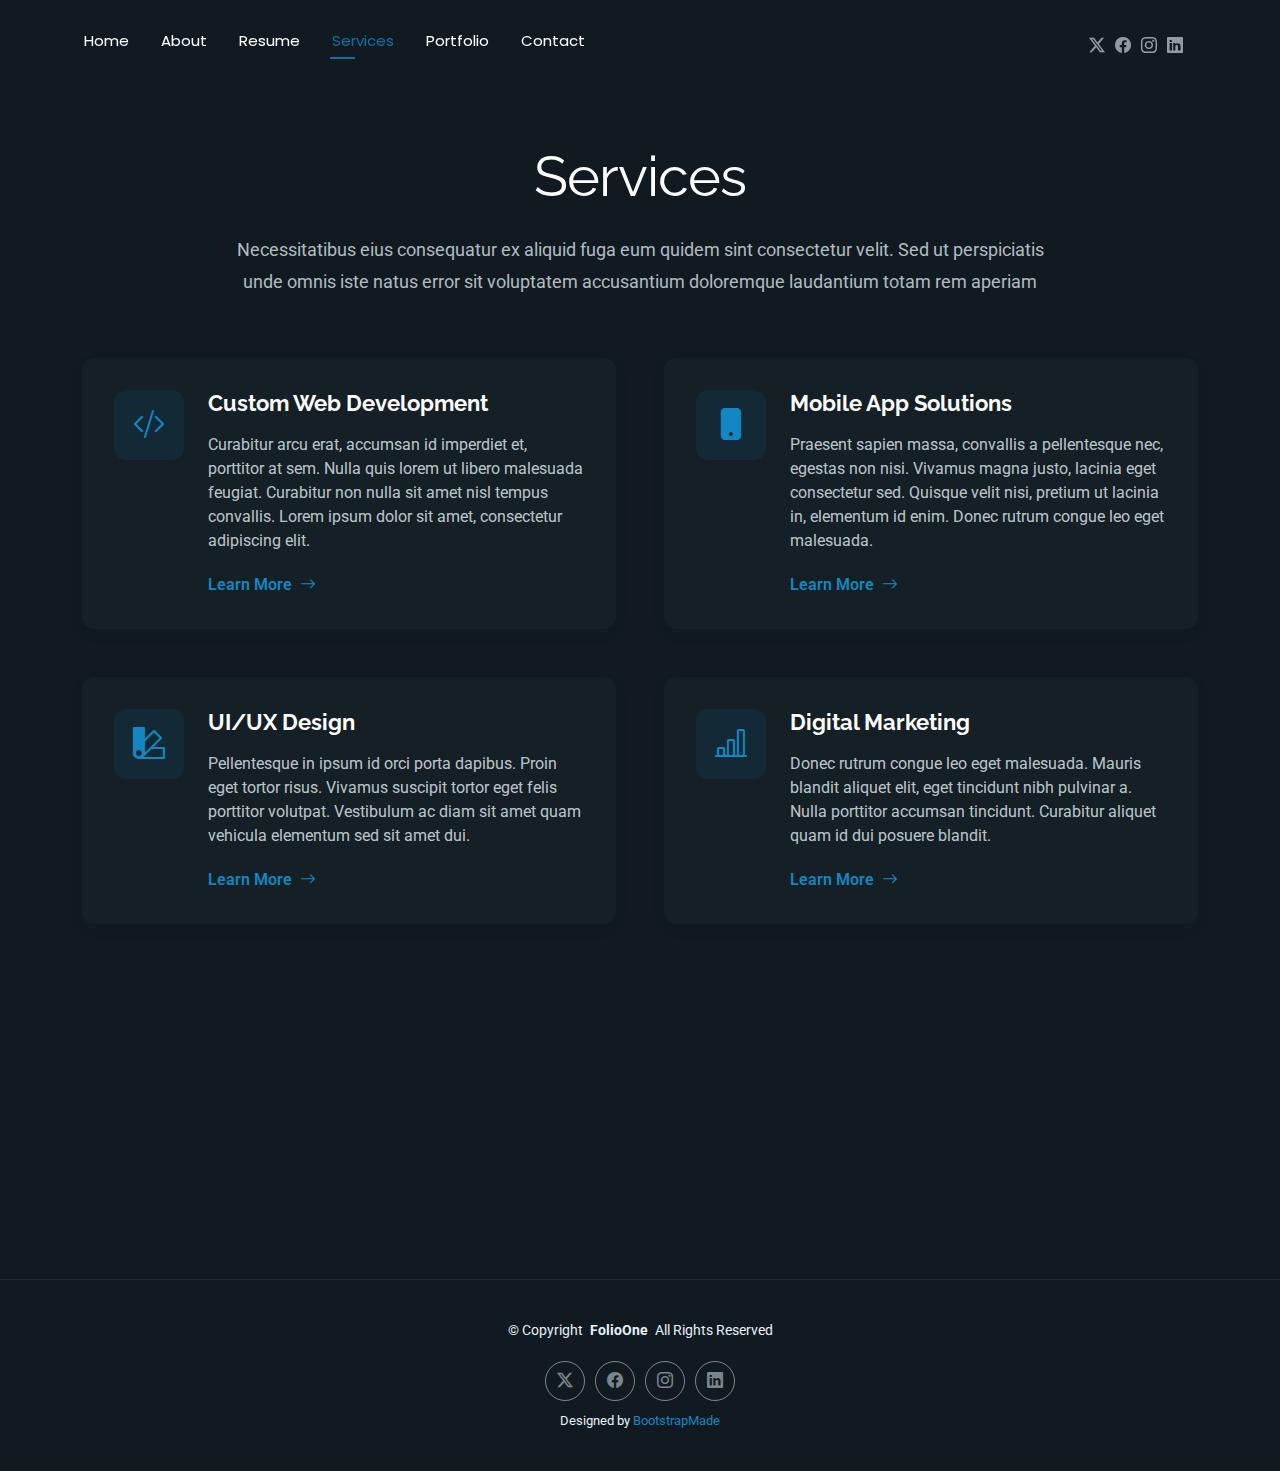
<file: services.html>
<!DOCTYPE html>
<html lang="en">

<head>
  <meta charset="utf-8">
  <meta content="width=device-width, initial-scale=1.0" name="viewport">
  <title>Services - FolioOne Bootstrap Template</title>
  <meta name="description" content="">
  <meta name="keywords" content="">

  <!-- Favicons -->
  <link href="assets/img/favicon.png" rel="icon">
  <link href="assets/img/apple-touch-icon.png" rel="apple-touch-icon">

  <!-- Fonts -->
  <link href="https://fonts.googleapis.com" rel="preconnect">
  <link href="https://fonts.gstatic.com" rel="preconnect" crossorigin>
  <link href="https://fonts.googleapis.com/css2?family=Roboto:ital,wght@0,100;0,300;0,400;0,500;0,700;0,900;1,100;1,300;1,400;1,500;1,700;1,900&family=Poppins:ital,wght@0,100;0,200;0,300;0,400;0,500;0,600;0,700;0,800;0,900;1,100;1,200;1,300;1,400;1,500;1,600;1,700;1,800;1,900&family=Raleway:ital,wght@0,100;0,200;0,300;0,400;0,500;0,600;0,700;0,800;0,900;1,100;1,200;1,300;1,400;1,500;1,600;1,700;1,800;1,900&display=swap" rel="stylesheet">

  <!-- Vendor CSS Files -->
  <link href="assets/vendor/bootstrap/css/bootstrap.min.css" rel="stylesheet">
  <link href="assets/vendor/bootstrap-icons/bootstrap-icons.css" rel="stylesheet">
  <link href="assets/vendor/aos/aos.css" rel="stylesheet">
  <link href="assets/vendor/swiper/swiper-bundle.min.css" rel="stylesheet">
  <link href="assets/vendor/glightbox/css/glightbox.min.css" rel="stylesheet">

  <!-- Main CSS File -->
  <link href="assets/css/main.css" rel="stylesheet">

  <!-- =======================================================
  * Template Name: FolioOne
  * Template URL: https://bootstrapmade.com/folioone-bootstrap-portfolio-website-template/
  * Updated: Aug 23 2025 with Bootstrap v5.3.7
  * Author: BootstrapMade.com
  * License: https://bootstrapmade.com/license/
  ======================================================== -->
</head>

<body class="services-page">

  <header id="header" class="header d-flex align-items-center light-background sticky-top">
    <div class="container position-relative d-flex align-items-center justify-content-between">

      <!-- <a href="index.html" class="logo d-flex align-items-center me-auto me-xl-0">
      <img src="assets/img/logo.webp" alt="">
      <h1 class="sitename">FolioOne</h1> 
    </a> -->

      <nav id="navmenu" class="navmenu">
        <ul>
          <li><a href="index.html">Home</a></li>
          <li><a href="about.html">About</a></li>
          <li><a href="resume.html">Resume</a></li>
          <li><a href="services.html" class="active">Services</a></li>
          <li><a href="portfolio.html">Portfolio</a></li>
          <li><a href="contact.html">Contact</a></li>
        </ul>
        <i class="mobile-nav-toggle d-xl-none bi bi-list"></i>
      </nav>

      <div class="header-social-links">
        <a href="#" class="twitter"><i class="bi bi-twitter-x"></i></a>
        <a href="#" class="facebook"><i class="bi bi-facebook"></i></a>
        <a href="#" class="instagram"><i class="bi bi-instagram"></i></a>
        <a href="#" class="linkedin"><i class="bi bi-linkedin"></i></a>
      </div>

    </div>
  </header>

  <main class="main">

    <!-- Services Section -->
    <section id="services" class="services section">

      <!-- Section Title -->
      <div class="container section-title" data-aos="fade-up">
        <h2>Services</h2>
        <p>Necessitatibus eius consequatur ex aliquid fuga eum quidem sint consectetur velit. Sed ut perspiciatis unde omnis iste natus error sit voluptatem accusantium doloremque laudantium totam rem aperiam</p>
      </div><!-- End Section Title -->

      <div class="container" data-aos="fade-up" data-aos-delay="100">

        <div class="row justify-content-center g-5">

          <div class="col-md-6" data-aos="fade-right" data-aos-delay="100">
            <div class="service-item">
              <div class="service-icon">
                <i class="bi bi-code-slash"></i>
              </div>
              <div class="service-content">
                <h3>Custom Web Development</h3>
                <p>Curabitur arcu erat, accumsan id imperdiet et, porttitor at sem. Nulla quis lorem ut libero malesuada feugiat. Curabitur non nulla sit amet nisl tempus convallis. Lorem ipsum dolor sit amet, consectetur adipiscing elit.</p>
                <a href="service-details.html" class="service-link">
                  <span>Learn More</span>
                  <i class="bi bi-arrow-right"></i>
                </a>
              </div>
            </div>
          </div><!-- End Service Item -->

          <div class="col-md-6" data-aos="fade-left" data-aos-delay="100">
            <div class="service-item">
              <div class="service-icon">
                <i class="bi bi-phone-fill"></i>
              </div>
              <div class="service-content">
                <h3>Mobile App Solutions</h3>
                <p>Praesent sapien massa, convallis a pellentesque nec, egestas non nisi. Vivamus magna justo, lacinia eget consectetur sed. Quisque velit nisi, pretium ut lacinia in, elementum id enim. Donec rutrum congue leo eget malesuada.</p>
                <a href="service-details.html" class="service-link">
                  <span>Learn More</span>
                  <i class="bi bi-arrow-right"></i>
                </a>
              </div>
            </div>
          </div><!-- End Service Item -->

          <div class="col-md-6" data-aos="fade-right" data-aos-delay="200">
            <div class="service-item">
              <div class="service-icon">
                <i class="bi bi-palette2"></i>
              </div>
              <div class="service-content">
                <h3>UI/UX Design</h3>
                <p>Pellentesque in ipsum id orci porta dapibus. Proin eget tortor risus. Vivamus suscipit tortor eget felis porttitor volutpat. Vestibulum ac diam sit amet quam vehicula elementum sed sit amet dui.</p>
                <a href="service-details.html" class="service-link">
                  <span>Learn More</span>
                  <i class="bi bi-arrow-right"></i>
                </a>
              </div>
            </div>
          </div><!-- End Service Item -->

          <div class="col-md-6" data-aos="fade-left" data-aos-delay="200">
            <div class="service-item">
              <div class="service-icon">
                <i class="bi bi-bar-chart-line"></i>
              </div>
              <div class="service-content">
                <h3>Digital Marketing</h3>
                <p>Donec rutrum congue leo eget malesuada. Mauris blandit aliquet elit, eget tincidunt nibh pulvinar a. Nulla porttitor accumsan tincidunt. Curabitur aliquet quam id dui posuere blandit.</p>
                <a href="service-details.html" class="service-link">
                  <span>Learn More</span>
                  <i class="bi bi-arrow-right"></i>
                </a>
              </div>
            </div>
          </div><!-- End Service Item -->

          <div class="col-md-6" data-aos="fade-right" data-aos-delay="300">
            <div class="service-item">
              <div class="service-icon">
                <i class="bi bi-cloud-check"></i>
              </div>
              <div class="service-content">
                <h3>Cloud Computing</h3>
                <p>Curabitur aliquet quam id dui posuere blandit. Sed porttitor lectus nibh. Vivamus magna justo, lacinia eget consectetur sed, convallis at tellus. Nulla quis lorem ut libero malesuada feugiat.</p>
                <a href="service-details.html" class="service-link">
                  <span>Learn More</span>
                  <i class="bi bi-arrow-right"></i>
                </a>
              </div>
            </div>
          </div><!-- End Service Item -->

          <div class="col-md-6" data-aos="fade-left" data-aos-delay="300">
            <div class="service-item">
              <div class="service-icon">
                <i class="bi bi-shield-lock"></i>
              </div>
              <div class="service-content">
                <h3>Cybersecurity Solutions</h3>
                <p>Vestibulum ac diam sit amet quam vehicula elementum sed sit amet dui. Donec sollicitudin molestie malesuada. Curabitur arcu erat, accumsan id imperdiet et. Proin eget tortor risus.</p>
                <a href="service-details.html" class="service-link">
                  <span>Learn More</span>
                  <i class="bi bi-arrow-right"></i>
                </a>
              </div>
            </div>
          </div><!-- End Service Item -->

        </div>

      </div>

    </section><!-- /Services Section -->

  </main>

  <footer id="footer" class="footer">

    <div class="container">
      <div class="copyright text-center ">
        <p>© <span>Copyright</span> <strong class="px-1 sitename">FolioOne</strong> <span>All Rights Reserved<br></span></p>
      </div>
      <div class="social-links d-flex justify-content-center">
        <a href=""><i class="bi bi-twitter-x"></i></a>
        <a href=""><i class="bi bi-facebook"></i></a>
        <a href=""><i class="bi bi-instagram"></i></a>
        <a href=""><i class="bi bi-linkedin"></i></a>
      </div>
      <div class="credits">
        <!-- All the links in the footer should remain intact. -->
        <!-- You can delete the links only if you've purchased the pro version. -->
        <!-- Licensing information: https://bootstrapmade.com/license/ -->
        <!-- Purchase the pro version with working PHP/AJAX contact form: [buy-url] -->
        Designed by <a href="https://bootstrapmade.com/">BootstrapMade</a>
      </div>
    </div>

  </footer>

  <!-- Scroll Top -->
  <a href="#" id="scroll-top" class="scroll-top d-flex align-items-center justify-content-center"><i class="bi bi-arrow-up-short"></i></a>

  <!-- Preloader -->
  <div id="preloader"></div>

  <!-- Vendor JS Files -->
  <script src="assets/vendor/bootstrap/js/bootstrap.bundle.min.js"></script>
  <script src="assets/vendor/php-email-form/validate.js"></script>
  <script src="assets/vendor/aos/aos.js"></script>
  <script src="assets/vendor/typed.js/typed.umd.js"></script>
  <script src="assets/vendor/waypoints/noframework.waypoints.js"></script>
  <script src="assets/vendor/purecounter/purecounter_vanilla.js"></script>
  <script src="assets/vendor/swiper/swiper-bundle.min.js"></script>
  <script src="assets/vendor/imagesloaded/imagesloaded.pkgd.min.js"></script>
  <script src="assets/vendor/isotope-layout/isotope.pkgd.min.js"></script>
  <script src="assets/vendor/glightbox/js/glightbox.min.js"></script>

  <!-- Main JS File -->
  <script src="assets/js/main.js"></script>

</body>

</html>
</file>
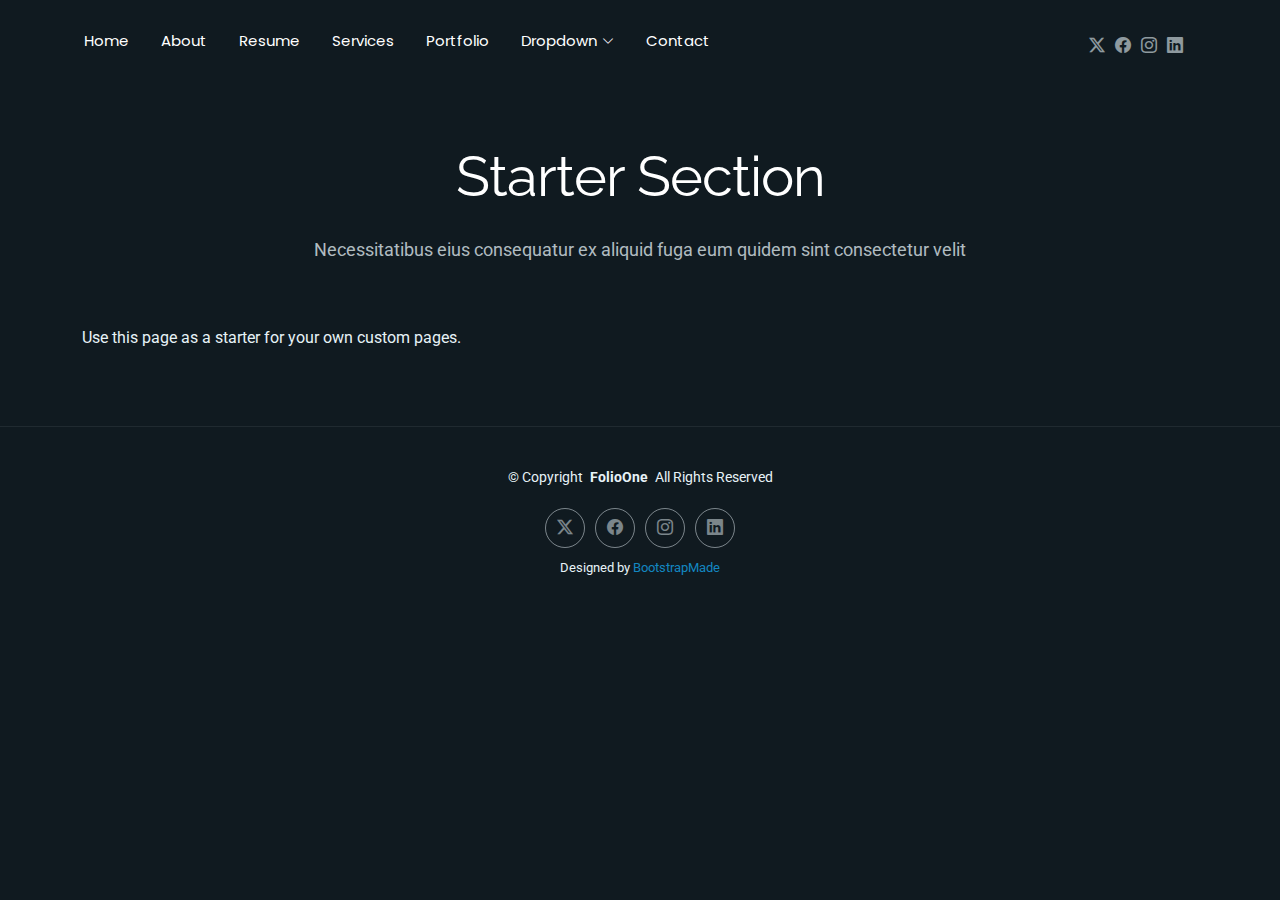
<file: starter-page.html>
<!DOCTYPE html>
<html lang="en">

<head>
  <meta charset="utf-8">
  <meta content="width=device-width, initial-scale=1.0" name="viewport">
  <title>Starter Page</title>
  <meta name="description" content="">
  <meta name="keywords" content="">

  <!-- Favicons -->
  <link href="assets/img/favicon.png" rel="icon">
  <link href="assets/img/apple-touch-icon.png" rel="apple-touch-icon">

  <!-- Fonts -->
  <link href="https://fonts.googleapis.com" rel="preconnect">
  <link href="https://fonts.gstatic.com" rel="preconnect" crossorigin>
  <link href="https://fonts.googleapis.com/css2?family=Roboto:ital,wght@0,100;0,300;0,400;0,500;0,700;0,900;1,100;1,300;1,400;1,500;1,700;1,900&family=Poppins:ital,wght@0,100;0,200;0,300;0,400;0,500;0,600;0,700;0,800;0,900;1,100;1,200;1,300;1,400;1,500;1,600;1,700;1,800;1,900&family=Raleway:ital,wght@0,100;0,200;0,300;0,400;0,500;0,600;0,700;0,800;0,900;1,100;1,200;1,300;1,400;1,500;1,600;1,700;1,800;1,900&display=swap" rel="stylesheet">

  <!-- Vendor CSS Files -->
  <link href="assets/vendor/bootstrap/css/bootstrap.min.css" rel="stylesheet">
  <link href="assets/vendor/bootstrap-icons/bootstrap-icons.css" rel="stylesheet">
  <link href="assets/vendor/aos/aos.css" rel="stylesheet">
  <link href="assets/vendor/swiper/swiper-bundle.min.css" rel="stylesheet">
  <link href="assets/vendor/glightbox/css/glightbox.min.css" rel="stylesheet">

  <!-- Main CSS File -->
  <link href="assets/css/main.css" rel="stylesheet">

  <!-- =======================================================
  * Template Name: FolioOne
  * Template URL: https://bootstrapmade.com/folioone-bootstrap-portfolio-website-template/
  * Updated: Aug 23 2025 with Bootstrap v5.3.7
  * Author: BootstrapMade.com
  * License: https://bootstrapmade.com/license/
  ======================================================== -->
</head>

<body class="starter-page-page">

  <header id="header" class="header d-flex align-items-center light-background sticky-top">
    <div class="container position-relative d-flex align-items-center justify-content-between">

      <!-- <a href="index.html" class="logo d-flex align-items-center me-auto me-xl-0">
      <img src="assets/img/logo.webp" alt="">
      <h1 class="sitename">FolioOne</h1> 
    </a> -->

      <nav id="navmenu" class="navmenu">
        <ul>
          <li><a href="index.html">Home</a></li>
          <li><a href="about.html">About</a></li>
          <li><a href="resume.html">Resume</a></li>
          <li><a href="services.html">Services</a></li>
          <li><a href="portfolio.html">Portfolio</a></li>
          <li class="dropdown"><a href="#"><span>Dropdown</span> <i class="bi bi-chevron-down toggle-dropdown"></i></a>
            <ul>
              <li><a href="#">Dropdown 1</a></li>
              <li class="dropdown"><a href="#"><span>Deep Dropdown</span> <i class="bi bi-chevron-down toggle-dropdown"></i></a>
                <ul>
                  <li><a href="#">Deep Dropdown 1</a></li>
                  <li><a href="#">Deep Dropdown 2</a></li>
                  <li><a href="#">Deep Dropdown 3</a></li>
                  <li><a href="#">Deep Dropdown 4</a></li>
                  <li><a href="#">Deep Dropdown 5</a></li>
                </ul>
              </li>
              <li><a href="#">Dropdown 2</a></li>
              <li><a href="#">Dropdown 3</a></li>
              <li><a href="#">Dropdown 4</a></li>
            </ul>
          </li>
          <li><a href="contact.html">Contact</a></li>
        </ul>
        <i class="mobile-nav-toggle d-xl-none bi bi-list"></i>
      </nav>

      <div class="header-social-links">
        <a href="#" class="twitter"><i class="bi bi-twitter-x"></i></a>
        <a href="#" class="facebook"><i class="bi bi-facebook"></i></a>
        <a href="#" class="instagram"><i class="bi bi-instagram"></i></a>
        <a href="#" class="linkedin"><i class="bi bi-linkedin"></i></a>
      </div>

    </div>
  </header>

  <main class="main">

    <!-- Starter Section Section -->
    <section id="starter-section" class="starter-section section">

      <!-- Section Title -->
      <div class="container section-title" data-aos="fade-up">
        <h2>Starter Section</h2>
        <p>Necessitatibus eius consequatur ex aliquid fuga eum quidem sint consectetur velit</p>
      </div><!-- End Section Title -->

      <div class="container" data-aos="fade-up">
        <p>Use this page as a starter for your own custom pages.</p>
      </div>

    </section><!-- /Starter Section Section -->

  </main>

  <footer id="footer" class="footer">

    <div class="container">
      <div class="copyright text-center ">
        <p>© <span>Copyright</span> <strong class="px-1 sitename">FolioOne</strong> <span>All Rights Reserved<br></span></p>
      </div>
      <div class="social-links d-flex justify-content-center">
        <a href=""><i class="bi bi-twitter-x"></i></a>
        <a href=""><i class="bi bi-facebook"></i></a>
        <a href=""><i class="bi bi-instagram"></i></a>
        <a href=""><i class="bi bi-linkedin"></i></a>
      </div>
      <div class="credits">
        <!-- All the links in the footer should remain intact. -->
        <!-- You can delete the links only if you've purchased the pro version. -->
        <!-- Licensing information: https://bootstrapmade.com/license/ -->
        <!-- Purchase the pro version with working PHP/AJAX contact form: [buy-url] -->
        Designed by <a href="https://bootstrapmade.com/">BootstrapMade</a>
      </div>
    </div>

  </footer>

  <!-- Scroll Top -->
  <a href="#" id="scroll-top" class="scroll-top d-flex align-items-center justify-content-center"><i class="bi bi-arrow-up-short"></i></a>

  <!-- Preloader -->
  <div id="preloader"></div>

  <!-- Vendor JS Files -->
  <script src="assets/vendor/bootstrap/js/bootstrap.bundle.min.js"></script>
  <script src="assets/vendor/php-email-form/validate.js"></script>
  <script src="assets/vendor/aos/aos.js"></script>
  <script src="assets/vendor/typed.js/typed.umd.js"></script>
  <script src="assets/vendor/waypoints/noframework.waypoints.js"></script>
  <script src="assets/vendor/purecounter/purecounter_vanilla.js"></script>
  <script src="assets/vendor/swiper/swiper-bundle.min.js"></script>
  <script src="assets/vendor/imagesloaded/imagesloaded.pkgd.min.js"></script>
  <script src="assets/vendor/isotope-layout/isotope.pkgd.min.js"></script>
  <script src="assets/vendor/glightbox/js/glightbox.min.js"></script>

  <!-- Main JS File -->
  <script src="assets/js/main.js"></script>

</body>

</html>
</file>
<file: assets/css/main.css>
/**
* Template Name: FolioOne
* Template URL: https://bootstrapmade.com/folioone-bootstrap-portfolio-website-template/
* Updated: Aug 23 2025 with Bootstrap v5.3.7
* Author: BootstrapMade.com
* License: https://bootstrapmade.com/license/
*/

/*--------------------------------------------------------------
# Font & Color Variables
# Help: https://bootstrapmade.com/color-system/
--------------------------------------------------------------*/
/* Fonts */
:root {
  --default-font: "Roboto",  system-ui, -apple-system, "Segoe UI", Roboto, "Helvetica Neue", Arial, "Noto Sans", "Liberation Sans", sans-serif, "Apple Color Emoji", "Segoe UI Emoji", "Segoe UI Symbol", "Noto Color Emoji";
  --heading-font: "Raleway",  sans-serif;
  --nav-font: "Poppins",  sans-serif;
}

/* Global Colors - The following color variables are used throughout the website. Updating them here will change the color scheme of the entire website */
:root { 
  --background-color: #101a20; /* Background color for the entire website, including individual sections */
  --default-color: #e7f2f7; /* Default color used for the majority of the text content across the entire website */
  --heading-color: #ffffff; /* Color for headings, subheadings and title throughout the website */
  --accent-color: #1387c1; /* Accent color that represents your brand on the website. It's used for buttons, links, and other elements that need to stand out */
  --surface-color: #141f26; /* The surface color is used as a background of boxed elements within sections, such as cards, icon boxes, or other elements that require a visual separation from the global background. */
  --contrast-color: #ffffff; /* Contrast color for text, ensuring readability against backgrounds of accent, heading, or default colors. */
}

/* Nav Menu Colors - The following color variables are used specifically for the navigation menu. They are separate from the global colors to allow for more customization options */
:root {
  --nav-color: #ffffff;  /* The default color of the main navmenu links */
  --nav-hover-color: #1387c1; /* Applied to main navmenu links when they are hovered over or active */
  --nav-mobile-background-color: #213642; /* Used as the background color for mobile navigation menu */
  --nav-dropdown-background-color: #051117; /* Used as the background color for dropdown items that appear when hovering over primary navigation items */
  --nav-dropdown-color: #e7f2f7; /* Used for navigation links of the dropdown items in the navigation menu. */
  --nav-dropdown-hover-color: #1387c1; /* Similar to --nav-hover-color, this color is applied to dropdown navigation links when they are hovered over. */
}

/* Color Presets - These classes override global colors when applied to any section or element, providing reuse of the sam color scheme. */

.light-background {
  --background-color: #142027;
  --surface-color: #325264;
}

.dark-background {
  --background-color: #0b1419;
  --default-color: #ffffff;
  --heading-color: #ffffff;
  --surface-color: #252525;
  --contrast-color: #ffffff;
}

/* Smooth scroll */
:root {
  scroll-behavior: smooth;
}

/*--------------------------------------------------------------
# General Styling & Shared Classes
--------------------------------------------------------------*/
body {
  color: var(--default-color);
  background-color: var(--background-color);
  font-family: var(--default-font);
}

a {
  color: var(--accent-color);
  text-decoration: none;
  transition: 0.3s;
}

a:hover {
  color: color-mix(in srgb, var(--accent-color), transparent 25%);
  text-decoration: none;
}

h1,
h2,
h3,
h4,
h5,
h6 {
  color: var(--heading-color);
  font-family: var(--heading-font);
}

/* PHP Email Form Messages
------------------------------*/
.php-email-form .error-message {
  display: none;
  background: #df1529;
  color: #ffffff;
  text-align: left;
  padding: 15px;
  margin-bottom: 24px;
  font-weight: 600;
}

.php-email-form .sent-message {
  display: none;
  color: #ffffff;
  background: #059652;
  text-align: center;
  padding: 15px;
  margin-bottom: 24px;
  font-weight: 600;
}

.php-email-form .loading {
  display: none;
  background: var(--surface-color);
  text-align: center;
  padding: 15px;
  margin-bottom: 24px;
}

.php-email-form .loading:before {
  content: "";
  display: inline-block;
  border-radius: 50%;
  width: 24px;
  height: 24px;
  margin: 0 10px -6px 0;
  border: 3px solid var(--accent-color);
  border-top-color: var(--surface-color);
  animation: php-email-form-loading 1s linear infinite;
}

@keyframes php-email-form-loading {
  0% {
    transform: rotate(0deg);
  }

  100% {
    transform: rotate(360deg);
  }
}

/*--------------------------------------------------------------
# Global Header
--------------------------------------------------------------*/
/* Ultra-transparent glass capsule behind nav links */
.glass-nav {
  display: inline-block;  /* shrink-wrap to nav links */
  background: rgba(255, 255, 255, 0.005); /* even more transparent */
  backdrop-filter: blur(22px) saturate(180%);
  -webkit-backdrop-filter: blur(22px) saturate(180%);
  border-radius: 40px;
  border: 1px solid rgba(255, 255, 255, 0.05);
  box-shadow: 0 4px 20px rgba(0, 0, 0, 0.1);
  padding: 10px 24px; /* equal top & bottom padding */
  position: relative;
  transition: all 0.3s ease;
}

/* Subtle glossy highlight */
.glass-nav::before {
  content: "";
  position: absolute;
  inset: 0;
  border-radius: inherit;
  background: linear-gradient(
    145deg,
    rgba(255, 255, 255, 0.08) 0%,
    rgba(255, 255, 255, 0.01) 100%
  );
  opacity: 0.08; /* more subtle highlight */
  pointer-events: none;
}

/* Hover effect */
.glass-nav:hover {
  background: rgba(255, 255, 255, 0.01);
  box-shadow: 0 6px 25px rgba(0, 0, 0, 0.12);
}

/* Keep nav links styling consistent */
.navmenu ul {
  margin: 0;
  padding: 0;
  list-style: none;
}

.navmenu a {
  color: inherit;
  text-decoration: none;
  font-weight: 500;
  font-size: 15px;
  transition: opacity 0.3s ease;
}

.navmenu a:hover,
.navmenu a.active {
  opacity: 0.8;
}

/* Header padding unchanged */
.header {
  padding: 15px 0;
  transition: all 0.5s;
  z-index: 997;
}


.header .logo {
  line-height: 1;
}

.header .logo img {
  max-height: 36px;
  margin-right: 8px;
}

.header .logo h1 {
  font-size: 32px;
  margin: 0;
  font-weight: 400;
  color: var(--heading-color);
}

.header .header-social-links {
  padding-right: 15px;
}

.header .header-social-links a {
  color: color-mix(in srgb, var(--default-color), transparent 40%);
  padding-left: 6px;
  display: inline-block;
  transition: 0.3s;
  font-size: 16px;
}

.header .header-social-links a:hover {
  color: var(--default-color);
}

.header .header-social-links a i {
  line-height: 0px;
}

@media (max-width: 1200px) {
  .header .logo {
    order: 1;
  }

  .header .header-social-links {
    order: 2;
  }

  .header .navmenu {
    order: 3;
  }
}

/* Global Header on Scroll
------------------------------*/
.scrolled .header {
  --background-color: rgba(16, 26, 32, 0.9);
}

/*--------------------------------------------------------------
# Navigation Menu
--------------------------------------------------------------*/
/* Desktop Navigation */
@media (min-width: 1200px) {
  .navmenu {
    padding: 0;
  }

  .navmenu ul {
    margin: 0;
    padding: 0;
    display: flex;
    list-style: none;
    align-items: center;
  }

  .navmenu li {
    position: relative;
  }

  .navmenu>ul>li {
    white-space: nowrap;
    padding: 15px 28px 15px 0;
  }

  .navmenu>ul>li:last-child {
    padding-right: 0;
  }

  .navmenu a,
  .navmenu a:focus {
    color: var(--nav-color);
    font-size: 15px;
    padding: 0 2px;
    font-family: var(--nav-font);
    font-weight: 400;
    display: flex;
    align-items: center;
    justify-content: space-between;
    white-space: nowrap;
    transition: 0.3s;
    position: relative;
  }

  .navmenu a i,
  .navmenu a:focus i {
    font-size: 12px;
    line-height: 0;
    margin-left: 5px;
    transition: 0.3s;
  }

  .navmenu>ul>li>a:before {
    content: "";
    position: absolute;
    height: 2px;
    bottom: -6px;
    left: 0;
    background-color: var(--nav-hover-color);
    visibility: hidden;
    width: 0px;
    transition: all 0.3s ease-in-out 0s;
  }

  .navmenu a:hover:before,
  .navmenu li:hover>a:before,
  .navmenu .active:before {
    visibility: visible;
    width: 25px;
  }

  .navmenu li:hover>a,
  .navmenu .active,
  .navmenu .active:focus {
    color: var(--nav-hover-color);
  }

  .navmenu .dropdown ul {
    margin: 0;
    padding: 10px 0;
    background: var(--nav-dropdown-background-color);
    display: block;
    position: absolute;
    visibility: hidden;
    left: -5px;
    top: 130%;
    opacity: 0;
    transition: 0.3s;
    border-radius: 4px;
    z-index: 99;
    box-shadow: 0px 0px 30px rgba(0, 0, 0, 0.1);
  }

  .navmenu .dropdown ul li {
    min-width: 200px;
  }

  .navmenu .dropdown ul a {
    padding: 10px 20px;
    font-size: 15px;
    text-transform: none;
    color: var(--nav-dropdown-color);
  }

  .navmenu .dropdown ul a i {
    font-size: 12px;
  }

  .navmenu .dropdown ul a:hover,
  .navmenu .dropdown ul .active:hover,
  .navmenu .dropdown ul li:hover>a {
    color: var(--nav-dropdown-hover-color);
  }

  .navmenu .dropdown:hover>ul {
    opacity: 1;
    top: 100%;
    visibility: visible;
  }

  .navmenu .dropdown .dropdown ul {
    top: 0;
    left: -90%;
    visibility: hidden;
  }

  .navmenu .dropdown .dropdown:hover>ul {
    opacity: 1;
    top: 0;
    left: -100%;
    visibility: visible;
  }
}

/* Mobile Navigation */
@media (max-width: 1199px) {
  .mobile-nav-toggle {
    color: var(--nav-color);
    font-size: 28px;
    line-height: 0;
    margin-right: 10px;
    cursor: pointer;
    transition: color 0.3s;
  }

  .navmenu {
    padding: 0;
    z-index: 9997;
  }

  .navmenu ul {
    display: none;
    list-style: none;
    position: absolute;
    inset: 60px 20px 20px 20px;
    padding: 10px 0;
    margin: 0;
    border-radius: 6px;
    background-color: var(--nav-mobile-background-color);
    border: 1px solid color-mix(in srgb, var(--default-color), transparent 90%);
    box-shadow: none;
    overflow-y: auto;
    transition: 0.3s;
    z-index: 9998;
  }

  .navmenu a,
  .navmenu a:focus {
    color: var(--nav-dropdown-color);
    padding: 10px 20px;
    font-family: var(--nav-font);
    font-size: 17px;
    font-weight: 500;
    display: flex;
    align-items: center;
    justify-content: space-between;
    white-space: nowrap;
    transition: 0.3s;
  }

  .navmenu a i,
  .navmenu a:focus i {
    font-size: 12px;
    line-height: 0;
    margin-left: 5px;
    width: 30px;
    height: 30px;
    display: flex;
    align-items: center;
    justify-content: center;
    border-radius: 50%;
    transition: 0.3s;
    background-color: color-mix(in srgb, var(--accent-color), transparent 90%);
  }

  .navmenu a i:hover,
  .navmenu a:focus i:hover {
    background-color: var(--accent-color);
    color: var(--contrast-color);
  }

  .navmenu a:hover,
  .navmenu .active,
  .navmenu .active:focus {
    color: var(--nav-dropdown-hover-color);
  }

  .navmenu .active i,
  .navmenu .active:focus i {
    background-color: var(--accent-color);
    color: var(--contrast-color);
    transform: rotate(180deg);
  }

  .navmenu .dropdown ul {
    position: static;
    display: none;
    z-index: 99;
    padding: 10px 0;
    margin: 10px 20px;
    background-color: var(--nav-dropdown-background-color);
    transition: all 0.5s ease-in-out;
  }

  .navmenu .dropdown ul ul {
    background-color: rgba(33, 37, 41, 0.1);
  }

  .navmenu .dropdown>.dropdown-active {
    display: block;
    background-color: rgba(33, 37, 41, 0.03);
  }

  .mobile-nav-active {
    overflow: hidden;
  }

  .mobile-nav-active .mobile-nav-toggle {
    color: #fff;
    position: absolute;
    font-size: 32px;
    top: 15px;
    right: 15px;
    margin-right: 0;
    z-index: 9999;
  }

  .mobile-nav-active .navmenu {
    position: fixed;
    overflow: hidden;
    inset: 0;
    background: rgba(33, 37, 41, 0.8);
    transition: 0.3s;
  }

  .mobile-nav-active .navmenu>ul {
    display: block;
  }
}

/* Adjust top position of nav-center in header */
.nav-center {
  top: 0px; /* adjust this value to match desired top gap */
}

.header-social-links {
    margin-top: 10px; /* adjust value as needed */
}

/* Hide duplicate nav in desktop, show mobile version */
@media (min-width: 1200px) {
  nav.navmenu.d-xl-none { display: none !important; }
  .mobile-nav-toggle { display: none !important; }
}

/* Show mobile hamburger and menu, hide glass nav */
@media (max-width: 1199px) {
  .nav-center { display: none !important; }
  .glass-nav { display: none !important; }
}


/*--------------------------------------------------------------
# Global Footer
--------------------------------------------------------------*/
.footer {
  color: var(--default-color);
  background-color: var(--background-color);
  font-size: 14px;
  padding: 40px 0;
  position: relative;
  border-top: 1px solid color-mix(in srgb, var(--default-color), transparent 92%);
}

.footer .copyright p {
  margin-bottom: 0;
}

.footer .social-links {
  margin-top: 20px;
}

.footer .social-links a {
  display: flex;
  align-items: center;
  justify-content: center;
  width: 40px;
  height: 40px;
  border-radius: 50%;
  border: 1px solid color-mix(in srgb, var(--default-color), transparent 50%);
  font-size: 16px;
  color: color-mix(in srgb, var(--default-color), transparent 50%);
  margin: 0 5px;
  transition: 0.3s;
}

.footer .social-links a:hover {
  color: var(--accent-color);
  border-color: var(--accent-color);
}

.footer .credits {
  margin-top: 10px;
  font-size: 13px;
  text-align: center;
}

/*--------------------------------------------------------------
# Preloader
--------------------------------------------------------------*/
#preloader {
  position: fixed;
  inset: 0;
  z-index: 9999;
  overflow: hidden;
  background-color: var(--background-color);
  transition: all 0.6s ease-out;
  width: 100%;
  height: 100vh;
}

#preloader:before,
#preloader:after {
  content: "";
  position: absolute;
  border: 4px solid var(--accent-color);
  border-radius: 50%;
  animation: animate-preloader 2s cubic-bezier(0, 0.2, 0.8, 1) infinite;
}

#preloader:after {
  animation-delay: -0.5s;
}

@keyframes animate-preloader {
  0% {
    width: 10px;
    height: 10px;
    top: calc(50% - 5px);
    left: calc(50% - 5px);
    opacity: 1;
  }

  100% {
    width: 72px;
    height: 72px;
    top: calc(50% - 36px);
    left: calc(50% - 36px);
    opacity: 0;
  }
}

/*--------------------------------------------------------------
# Scroll Top Button
--------------------------------------------------------------*/
.scroll-top {
  position: fixed;
  visibility: hidden;
  opacity: 0;
  right: 15px;
  bottom: -15px;
  z-index: 99999;
  background-color: var(--accent-color);
  width: 44px;
  height: 44px;
  border-radius: 50px;
  transition: all 0.4s;
}

.scroll-top i {
  font-size: 24px;
  color: var(--contrast-color);
  line-height: 0;
}

.scroll-top:hover {
  background-color: color-mix(in srgb, var(--accent-color), transparent 20%);
  color: var(--contrast-color);
}

.scroll-top.active {
  visibility: visible;
  opacity: 1;
  bottom: 15px;
}

/*--------------------------------------------------------------
# Disable aos animation delay on mobile devices
--------------------------------------------------------------*/
@media screen and (max-width: 768px) {
  [data-aos-delay] {
    transition-delay: 0 !important;
  }
}

/*--------------------------------------------------------------
# Global Page Titles & Breadcrumbs
--------------------------------------------------------------*/
.page-title {
  color: var(--default-color);
  background-color: var(--background-color);
  position: relative;
}

.page-title .heading {
  padding: 80px 0;
  border-top: 1px solid color-mix(in srgb, var(--default-color), transparent 90%);
}

.page-title .heading h1 {
  font-size: 38px;
  font-weight: 700;
}

.page-title nav {
  background-color: color-mix(in srgb, var(--default-color), transparent 96%);
  padding: 20px 0;
}

.page-title nav ol {
  display: flex;
  flex-wrap: wrap;
  list-style: none;
  padding: 0;
  margin: 0;
  font-size: 16px;
  font-weight: 400;
}

.page-title nav ol li+li {
  padding-left: 10px;
}

.page-title nav ol li+li::before {
  content: "/";
  display: inline-block;
  padding-right: 10px;
  color: color-mix(in srgb, var(--default-color), transparent 70%);
}

/*--------------------------------------------------------------
# Global Sections
--------------------------------------------------------------*/
section,
.section {
  color: var(--default-color);
  background-color: var(--background-color);
  padding: 60px 0;
  scroll-margin-top: 100px;
  overflow: clip;
}

@media (max-width: 1199px) {

  section,
  .section {
    scroll-margin-top: 66px;
  }
}

/*--------------------------------------------------------------
# Global Section Titles
--------------------------------------------------------------*/
.section-title {
  text-align: center;
  padding-bottom: 60px;
  position: relative;
}

.section-title h2 {
  font-size: 3.5rem;
  font-weight: 400;
  line-height: 1.2;
  color: var(--heading-color);
  margin-bottom: 1.5rem;
  letter-spacing: -1px;
}

@media (max-width: 768px) {
  .section-title h2 {
    font-size: 2.5rem;
  }
}

.section-title p {
  font-size: 1.125rem;
  line-height: 1.8;
  color: color-mix(in srgb, var(--default-color), transparent 25%);
  max-width: 900px;
  margin: 0 auto;
  text-wrap: balance;
}

/*--------------------------------------------------------------
# Hero Section
--------------------------------------------------------------*/
.hero {
  padding: 80px 0;
  min-height: 100vh;
  display: flex;
  align-items: center;
}

.hero .hero-content h1 {
  font-size: 3.5rem;
  font-weight: 700;
  margin-bottom: 1rem;
  line-height: 1.2;
}

.hero .hero-content h1 .highlight {
  color: var(--accent-color);
  position: relative;
}

.hero .hero-content h1 .highlight::after {
  content: "";
  position: absolute;
  bottom: 0;
  left: 0;
  width: 100%;
  height: 3px;
  background: linear-gradient(90deg, var(--accent-color), color-mix(in srgb, var(--accent-color), transparent 50%));
  border-radius: 2px;
}

@media (max-width: 768px) {
  .hero .hero-content h1 {
    font-size: 2.5rem;
  }
}

.hero .hero-content h2 {
  font-size: 1.5rem;
  font-weight: 400;
  margin-bottom: 2rem;
  color: color-mix(in srgb, var(--default-color), transparent 20%);
}

.hero .hero-content h2 .typed {
  color: var(--accent-color);
  font-weight: 600;
}

@media (max-width: 768px) {
  .hero .hero-content h2 {
    font-size: 1.25rem;
  }
}

.hero .hero-content p {
  font-size: 1.1rem;
  line-height: 1.6;
  margin-bottom: 2.5rem;
  color: color-mix(in srgb, var(--default-color), transparent 30%);
}

.hero .hero-actions {
  display: flex;
  gap: 1rem;
  margin-bottom: 3rem;
}

.hero .hero-actions .btn {
  padding: 12px 30px;
  border-radius: 50px;
  font-weight: 600;
  text-decoration: none;
  transition: all 0.3s ease;
  border: 2px solid;
}

.hero .hero-actions .btn.btn-primary {
  background: var(--accent-color);
  color: var(--contrast-color);
  border-color: var(--accent-color);
}

.hero .hero-actions .btn.btn-primary:hover {
  background: color-mix(in srgb, var(--accent-color), black 15%);
  border-color: color-mix(in srgb, var(--accent-color), black 15%);
  transform: translateY(-2px);
}

.hero .hero-actions .btn.btn-outline {
  background: transparent;
  color: var(--accent-color);
  border-color: var(--accent-color);
}

.hero .hero-actions .btn.btn-outline:hover {
  transform: translateY(-2px);
}

@media (max-width: 576px) {
  .hero .hero-actions {
    flex-direction: column;
  }

  .hero .hero-actions .btn {
    text-align: center;
  }
}

.hero .social-links {
  display: flex;
  gap: 1rem;
}

.hero .social-links a {
  width: 45px;
  height: 45px;
  background: var(--surface-color);
  border-radius: 50%;
  display: flex;
  align-items: center;
  justify-content: center;
  color: var(--default-color);
  font-size: 1.2rem;
  transition: all 0.3s ease;
}

.hero .social-links a:hover {
  background: var(--accent-color);
  color: var(--contrast-color);
  transform: translateY(-3px);
  box-shadow: 0 8px 25px color-mix(in srgb, var(--accent-color), transparent 70%);
}

.hero .hero-image {
  position: relative;
}

.hero .hero-image .image-wrapper {
  position: relative;
  max-width: 450px;
  margin: 0 auto;
}

.hero .hero-image .image-wrapper img {
  border-radius: 20px;
  box-shadow: 0 5px 15px color-mix(in srgb, var(--default-color), transparent 95%);
  transition: transform 0.3s ease;
}

.hero .hero-image .image-wrapper img:hover {
  transform: scale(1.02);
}

.hero .hero-image .floating-elements {
  position: absolute;
  top: 0;
  left: 0;
  right: 0;
  bottom: 0;
  pointer-events: none;
}

.hero .hero-image .floating-elements .floating-card {
  position: absolute;
  background: var(--surface-color);
  padding: 15px 20px;
  border-radius: 15px;
  box-shadow: 0 10px 30px color-mix(in srgb, var(--default-color), transparent 90%);
  display: flex;
  align-items: center;
  gap: 10px;
  font-weight: 600;
  animation: float 3s ease-in-out infinite;
}

.hero .hero-image .floating-elements .floating-card i {
  font-size: 1.5rem;
  color: var(--accent-color);
}

.hero .hero-image .floating-elements .floating-card.design {
  top: 10%;
  right: -10%;
  animation-delay: 0s;
}

.hero .hero-image .floating-elements .floating-card.code {
  bottom: 30%;
  left: -15%;
  animation-delay: 1s;
}

.hero .hero-image .floating-elements .floating-card.creativity {
  top: 60%;
  right: -5%;
  animation-delay: 2s;
}

/* This part has been edited to make the floating cards visible in mobile version (line 990-1018)

To make hide the floating cards from mobile version:

@media (max-width: 992px) {
  .hero .hero-image .floating-elements .floating-card {
    display: none;
  }
} 
  
*/
@media (max-width: 992px) {
  .hero .hero-image .floating-elements .floating-card {
    display: flex;
    transform: scale(0.65); /* reduced from 0.8 to 0.65 */
    opacity: 0.75; /* reduced from 0.9 to 0.75 for less distraction */
    transition: transform 0.3s ease, opacity 0.3s ease;
  }

  /* Adjust individual card positions for small screens */
  .hero .hero-image .floating-elements .floating-card.design {
    top: 6%;
    right: -2%;
  }

  .hero .hero-image .floating-elements .floating-card.code {
    bottom: 12%;
    left: -2%;
  }

  .hero .hero-image .floating-elements .floating-card.creativity {
    top: 68%;
    right: 2%;
  }

  /* Ensure wrapper doesn't clip them */
  .hero .hero-image .image-wrapper {
    overflow: visible;
  }
}



@keyframes float {

  0%,
  100% {
    transform: translateY(0px);
  }

  50% {
    transform: translateY(-10px);
  }
}

@media (max-width: 992px) {
  .hero .hero-content {
    text-align: center;
    margin-bottom: 3rem;
  }
}

/*--------------------------------------------------------------
# About Section
--------------------------------------------------------------*/
.about .intro-content .eyebrow {
  display: inline-block;
  letter-spacing: 0.12em;
  text-transform: uppercase;
  font-size: 12px;
  color: color-mix(in srgb, var(--default-color), transparent 40%);
  margin-bottom: 16px;
}

.about .intro-content .headline {
  font-family: var(--heading-font);
  font-weight: 300;
  line-height: 1.2;
  font-size: clamp(28px, 4vw, 44px);
  margin: 0 0 24px 0;
}

.about .intro-content .lead {
  font-size: 18px;
  line-height: 1.8;
  color: color-mix(in srgb, var(--default-color), transparent 10%);
  margin-bottom: 24px;
}

.about .intro-content p {
  line-height: 1.8;
  margin-bottom: 24px;
  color: color-mix(in srgb, var(--default-color), transparent 5%);
}

.about .intro-content .cta-group {
  display: flex;
  gap: 24px;
  align-items: center;
  margin-top: 24px;
}

.about .intro-content .cta-group .btn-ghost {
  display: inline-flex;
  align-items: center;
  gap: 8px;
  padding: 12px 18px;
  border-radius: 6px;
  color: var(--accent-color);
  background: color-mix(in srgb, var(--accent-color), transparent 92%);
  border: 1px solid color-mix(in srgb, var(--accent-color), transparent 70%);
  transition: 0.3s ease-in-out;
}

.about .intro-content .cta-group .btn-ghost:hover,
.about .intro-content .cta-group .btn-ghost:focus {
  color: var(--contrast-color);
  background: var(--accent-color);
  border-color: var(--accent-color);
  outline: none;
  box-shadow: 0 0 0 3px color-mix(in srgb, var(--accent-color), transparent 70%);
}

.about .intro-content .cta-group .link-underline {
  display: inline-flex;
  align-items: center;
  gap: 8px;
  position: relative;
  color: var(--accent-color);
  padding-bottom: 4px;
  transition: 0.3s ease-in-out;
}

.about .intro-content .cta-group .link-underline::after {
  content: "";
  position: absolute;
  left: 0;
  right: 0;
  bottom: 0;
  height: 1px;
  background: color-mix(in srgb, var(--accent-color), transparent 40%);
  transform: scaleX(0.4);
  transform-origin: left;
  transition: 0.3s ease-in-out;
}

.about .intro-content .cta-group .link-underline:hover,
.about .intro-content .cta-group .link-underline:focus {
  color: color-mix(in srgb, var(--accent-color), transparent 10%);
  outline: none;
}

.about .intro-content .cta-group .link-underline:hover::after,
.about .intro-content .cta-group .link-underline:focus::after {
  transform: scaleX(1);
}

.about .profile-figure {
  margin: 0;
}

.about .profile-figure .profile-photo {
  width: 88%;
  max-width: 440px;
  border-radius: 18px;
  box-shadow: 0 10px 30px color-mix(in srgb, var(--default-color), transparent 92%);
  transform: translateY(0);
  transition: transform 0.3s ease-in-out;
}

.about .profile-figure .profile-caption {
  margin-top: 24px;
  display: flex;
  align-items: center;
  justify-content: center;
}

.about .profile-figure .profile-caption .meta {
  font-size: 14px;
  color: color-mix(in srgb, var(--default-color), transparent 20%);
}

.about .profile-figure .profile-caption .meta .funfact {
  font-size: 13px;
  margin-top: 4px;
  color: color-mix(in srgb, var(--default-color), transparent 35%);
}

.about .profile-figure:hover .profile-photo {
  transform: translateY(-4px);
}

.about .skill-item {
  padding: 24px;
  border-radius: 6px;
  transition: 0.3s ease-in-out;
  background: color-mix(in srgb, var(--surface-color), var(--accent-color) 2%);
  border: 1px solid color-mix(in srgb, var(--default-color), transparent 88%);
  height: 100%;
}

.about .skill-item i {
  font-size: 24px;
  color: var(--accent-color);
  margin-bottom: 16px;
  display: inline-block;
}

.about .skill-item h3 {
  font-size: 16px;
  margin-bottom: 6px;
  font-weight: 500;
}

.about .skill-item p {
  margin: 0;
  font-size: 14px;
  color: color-mix(in srgb, var(--default-color), transparent 25%);
}

.about .skill-item:hover {
  transform: translateY(-3px);
  border-color: color-mix(in srgb, var(--accent-color), transparent 60%);
  box-shadow: 0 10px 30px color-mix(in srgb, var(--default-color), transparent 92%);
}

.about .timeline-item {
  position: relative;
  padding-left: 26px;
}

.about .timeline-item time {
  display: inline-block;
  font-size: 12px;
  letter-spacing: 0.08em;
  text-transform: uppercase;
  color: color-mix(in srgb, var(--default-color), transparent 45%);
  margin-bottom: 6px;
}

.about .timeline-item h4 {
  font-size: 18px;
  font-weight: 400;
  margin: 0 0 6px;
}

.about .timeline-item p {
  font-size: 14px;
  color: color-mix(in srgb, var(--default-color), transparent 25%);
  margin: 0;
}

.about .timeline-item .dot {
  position: absolute;
  left: 0;
  top: 4px;
  width: 10px;
  height: 10px;
  border-radius: 50%;
  background: var(--accent-color);
  box-shadow: 0 0 0 6px color-mix(in srgb, var(--accent-color), transparent 80%);
}

.about .personal-quote {
  padding: 24px 0;
}

.about .personal-quote p {
  font-family: var(--heading-font);
  font-weight: 300;
  font-size: clamp(20px, 3vw, 28px);
  line-height: 1.5;
  color: color-mix(in srgb, var(--default-color), transparent 5%);
  margin: 0 auto;
  max-width: 800px;
}

.about .fact-pill {
  display: flex;
  align-items: center;
  justify-content: center;
  gap: 10px;
  padding: 10px 14px;
  border-radius: 999px;
  border: 1px solid color-mix(in srgb, var(--default-color), transparent 85%);
  background: var(--surface-color);
  color: color-mix(in srgb, var(--default-color), transparent 10%);
  transition: 0.3s ease-in-out;
}

.about .fact-pill i {
  color: var(--accent-color);
}

.about .fact-pill span {
  font-size: 14px;
}

.about .fact-pill:hover {
  transform: translateY(-2px);
  border-color: color-mix(in srgb, var(--accent-color), transparent 60%);
  box-shadow: 0 10px 30px color-mix(in srgb, var(--default-color), transparent 92%);
}

.about .fact-pill:focus-within {
  box-shadow: 0 0 0 3px color-mix(in srgb, var(--accent-color), transparent 70%);
}

@media (max-width: 992px) {
  .about .profile-figure {
    text-align: center !important;
  }

  .about .profile-figure .profile-photo {
    width: 72%;
  }

  .about .intro-content .cta-group {
    flex-wrap: wrap;
  }
}

@media (max-width: 576px) {
  .about .profile-figure .profile-photo {
    width: 100%;
  }
}

/*--------------------------------------------------------------
# Skills Section
--------------------------------------------------------------*/
.skills .skill-box {
  background-color: var(--surface-color);
  padding: 2rem;
  border-radius: 8px;
  box-shadow: 0 0 20px rgba(0, 0, 0, 0.05);
}

.skills .skill-box h3 {
  font-size: 1.2rem;
  margin-bottom: 1rem;
  font-weight: 600;
}

.skills .skill-box p {
  font-size: 0.9rem;
  margin-bottom: 0.8rem;
  opacity: 0.6;
}

.skills .skill-box .progress {
  background-color: color-mix(in srgb, var(--accent-color), transparent 85%);
  border-radius: 50px;
  height: 8px;
  margin-top: 5px;
  overflow: hidden;
}

.skills .skill-box .progress .progress-bar {
  background-color: var(--accent-color);
  height: 100%;
  position: relative;
  border-radius: 50px;
  transition: 0.9s;
  width: 1px;
}

/*--------------------------------------------------------------
# Stats Section
--------------------------------------------------------------*/
.stats .avatars {
  position: relative;
}

.stats .avatars img {
  width: 60px;
  height: 60px;
  border: 3px solid var(--accent-color);
  margin-right: -15px;
  transition: transform 0.3s ease;
}

.stats .avatars img:hover {
  transform: translateY(-5px);
  z-index: 2;
}

.stats .counters h2 {
  color: var(--heading-color);
  font-size: 48px;
  font-weight: 700;
  margin-bottom: 10px;
}

.stats .counters h2 span {
  display: inline-block;
}

.stats .counters p {
  color: var(--default-color);
  font-size: 18px;
  margin: 0;
  opacity: 0.9;
}

@media (max-width: 991px) {
  .stats .row {
    text-align: center;
  }

  .stats .avatars {
    justify-content: center;
    margin-bottom: 40px;
  }

  .stats .counters h2 {
    font-size: 36px;
  }

  .stats .counters p {
    font-size: 16px;
  }

  .stats .counters .col-md-4 {
    margin-bottom: 30px;
  }

  .stats .counters .col-md-4:last-child {
    margin-bottom: 0;
  }
}

@media (max-width: 576px) {
  .stats {
    padding: 60px 0;
  }

  .stats .avatars {
    flex-wrap: wrap;
    justify-content: center;
  }

  .stats .avatars img {
    margin: 0 -8px;
  }
}

/*--------------------------------------------------------------
# Testimonials Section
--------------------------------------------------------------*/
.testimonials .testimonials-carousel,
.testimonials .testimonials-slider {
  overflow: hidden;
}

.testimonials .testimonial-item .testimonial-content {
  border-left: 3px solid var(--accent-color);
  padding-left: 30px;
}

.testimonials .testimonial-item .testimonial-img {
  border-radius: 50%;
  border: 4px solid var(--background-color);
  margin: 0 auto;
}

.testimonials .testimonial-item h3 {
  font-size: 20px;
  font-weight: bold;
  margin: 10px 0 5px 0;
}

.testimonials .testimonial-item h4 {
  font-size: 14px;
  color: color-mix(in srgb, var(--default-color), transparent 40%);
  margin: 0 0 10px 0;
}

.testimonials .testimonial-item .stars i {
  color: #ffc107;
  margin: 0 1px;
}

.testimonials .testimonial-item .quote-icon-left,
.testimonials .testimonial-item .quote-icon-right {
  color: color-mix(in srgb, var(--accent-color), transparent 50%);
  font-size: 26px;
  line-height: 0;
}

.testimonials .testimonial-item .quote-icon-left {
  display: inline-block;
  left: -5px;
  position: relative;
}

.testimonials .testimonial-item .quote-icon-right {
  display: inline-block;
  right: -5px;
  position: relative;
  top: 10px;
  transform: scale(-1, -1);
}

.testimonials .testimonial-item p {
  font-style: italic;
}

.testimonials .swiper-wrapper {
  height: auto;
}

.testimonials .swiper-pagination {
  margin-top: 30px;
  position: relative;
}

.testimonials .swiper-pagination .swiper-pagination-bullet {
  width: 12px;
  height: 12px;
  background-color: color-mix(in srgb, var(--default-color), transparent 85%);
  opacity: 1;
}

.testimonials .swiper-pagination .swiper-pagination-bullet-active {
  background-color: var(--accent-color);
}

/*--------------------------------------------------------------
# Resume Section
--------------------------------------------------------------*/
.resume .resume-item {
  margin-bottom: 3rem;
}

.resume .resume-item .resume-title {
  font-size: 1.75rem;
  font-weight: 700;
  margin-bottom: 1.5rem;
  padding-bottom: 1.5rem;
  position: relative;
  color: var(--heading-color);
}

.resume .resume-item .resume-title::after {
  content: "";
  position: absolute;
  display: block;
  width: 50px;
  height: 3px;
  background: var(--accent-color);
  bottom: 0;
  left: 0;
}

.resume .resume-item .resume-content {
  padding-left: 1.25rem;
  border-left: 2px solid color-mix(in srgb, var(--accent-color), transparent 85%);
}

.resume .resume-item article {
  position: relative;
  margin-bottom: 2.5rem;
}

.resume .resume-item article::before {
  content: "";
  position: absolute;
  width: 16px;
  height: 16px;
  border-radius: 50%;
  left: -1.8rem;
  top: 0.25rem;
  background: var(--background-color);
  border: 2px solid var(--accent-color);
}

.resume .resume-item article h4 {
  font-size: 1.25rem;
  font-weight: 600;
  margin-bottom: 0.5rem;
  color: var(--heading-color);
}

.resume .resume-item article h5 {
  font-size: 1rem;
  background: color-mix(in srgb, var(--accent-color), transparent 92%);
  padding: 0.375rem 0.75rem;
  display: inline-block;
  font-weight: 600;
  margin: 0.5rem 0;
  color: var(--accent-color);
  border-radius: 4px;
}

.resume .resume-item article .institution,
.resume .resume-item article .company {
  font-size: 1rem;
  margin-bottom: 1rem;
  color: color-mix(in srgb, var(--default-color), transparent 25%);
}

.resume .resume-item article p {
  margin-bottom: 1rem;
}

.resume .resume-item article ul {
  padding-left: 1.25rem;
  margin-bottom: 0;
}

.resume .resume-item article ul li {
  padding-bottom: 0.75rem;
  position: relative;
}

.resume .resume-item article ul li:last-child {
  padding-bottom: 0;
}

.resume .skill-item {
  margin-bottom: 2rem;
}

.resume .skill-item h4 {
  font-size: 1rem;
  font-weight: 600;
  margin-bottom: 0.75rem;
  color: var(--heading-color);
}

.resume .skill-item .progress {
  height: 0.75rem;
  background-color: color-mix(in srgb, var(--accent-color), transparent 92%);
  border-radius: 1rem;
  overflow: visible;
}

.resume .skill-item .progress .progress-bar {
  background-color: var(--accent-color);
  position: relative;
  border-radius: 1rem;
  width: 0;
  transition: width 1s ease;
}

.resume .skill-item .progress .progress-bar::after {
  content: attr(aria-valuenow) "%";
  position: absolute;
  right: 0;
  top: -1.75rem;
  font-size: 0.875rem;
  font-weight: 600;
  color: var(--accent-color);
}

@media (max-width: 991.98px) {
  .resume .resume-item {
    margin-bottom: 2rem;
  }
}

@media (max-width: 767.98px) {
  .resume .resume-content {
    padding-left: 1rem !important;
  }

  .resume article::before {
    left: -2rem !important;
  }
}

/*--------------------------------------------------------------
# Services Section
--------------------------------------------------------------*/
.services .service-item {
  display: flex;
  background-color: var(--surface-color);
  border-radius: 12px;
  padding: 2rem;
  height: 100%;
  position: relative;
  overflow: hidden;
  box-shadow: 0 5px 20px rgba(0, 0, 0, 0.03);
  transition: all 0.4s ease;
}

.services .service-item::before {
  content: "";
  position: absolute;
  left: 0;
  top: 0;
  height: 100%;
  width: 4px;
  background-color: var(--accent-color);
  transform: scaleY(0);
  transform-origin: bottom;
  transition: transform 0.4s cubic-bezier(0.65, 0, 0.35, 1);
}

.services .service-item:hover {
  box-shadow: 0 10px 30px rgba(0, 0, 0, 0.08);
  transform: translateY(-5px);
}

.services .service-item:hover::before {
  transform: scaleY(1);
}

.services .service-item:hover .service-icon {
  background-color: var(--accent-color);
  color: var(--contrast-color);
  transform: rotateY(180deg);
}

.services .service-item:hover .service-icon i {
  transform: rotateY(180deg);
}

.services .service-item:hover .service-link i {
  transform: translateX(5px);
}

.services .service-icon {
  flex-shrink: 0;
  width: 70px;
  height: 70px;
  border-radius: 12px;
  background-color: color-mix(in srgb, var(--accent-color), transparent 90%);
  color: var(--accent-color);
  display: flex;
  align-items: center;
  justify-content: center;
  margin-right: 1.5rem;
  transition: all 0.5s ease;
}

.services .service-icon i {
  font-size: 2rem;
  transition: transform 0.5s ease;
}

.services .service-content {
  flex-grow: 1;
}

.services .service-content h3 {
  font-size: 1.4rem;
  margin-bottom: 1rem;
  font-weight: 700;
  color: var(--heading-color);
}

.services .service-content p {
  margin-bottom: 1.25rem;
  color: color-mix(in srgb, var(--default-color), transparent 20%);
}

.services .service-link {
  display: inline-flex;
  align-items: center;
  color: var(--accent-color);
  font-weight: 600;
  text-decoration: none;
  transition: color 0.3s ease;
}

.services .service-link span {
  margin-right: 0.5rem;
}

.services .service-link i {
  transition: transform 0.3s ease;
}

.services .service-link:hover {
  color: color-mix(in srgb, var(--accent-color), transparent 25%);
}

@media (max-width: 767.98px) {
  .services .service-item {
    padding: 1.5rem;
    margin-bottom: 1rem;
  }

  .services .service-icon {
    width: 60px;
    height: 60px;
    margin-right: 1rem;
  }

  .services .service-icon i {
    font-size: 1.5rem;
  }

  .services .service-content h3 {
    font-size: 1.2rem;
    margin-bottom: 0.75rem;
  }

  .services .service-content p {
    margin-bottom: 1rem;
    font-size: 0.95rem;
  }
}

@media (max-width: 575.98px) {
  .services .service-item {
    flex-direction: column;
    text-align: center;
  }

  .services .service-item::before {
    width: 100%;
    height: 4px;
    transform: scaleX(0);
    transform-origin: left;
  }

  .services .service-item:hover::before {
    transform: scaleX(1);
  }

  .services .service-icon {
    margin-right: 0;
    margin-bottom: 1.25rem;
  }

  .services .service-link {
    justify-content: center;
  }
}

/*--------------------------------------------------------------
# Service Details Section
--------------------------------------------------------------*/
.service-details .service-hero {
  margin-bottom: 4rem;
}

.service-details .service-hero .service-meta {
  display: flex;
  align-items: center;
  gap: 1rem;
  margin-bottom: 1.5rem;
}

.service-details .service-hero .service-meta .service-category {
  background: color-mix(in srgb, var(--accent-color), transparent 85%);
  color: var(--accent-color);
  padding: 0.5rem 1rem;
  border-radius: 20px;
  font-size: 0.85rem;
  font-weight: 500;
  letter-spacing: 0.5px;
}

.service-details .service-hero .service-meta .reading-time {
  color: color-mix(in srgb, var(--default-color), transparent 50%);
  font-size: 0.9rem;
  font-weight: 300;
}

.service-details .service-hero h1 {
  font-size: 3.5rem;
  font-weight: 300;
  line-height: 1.2;
  margin-bottom: 1.5rem;
  color: var(--heading-color);
  letter-spacing: -0.02em;
}

.service-details .service-hero .service-description {
  font-size: 1.25rem;
  line-height: 1.7;
  color: color-mix(in srgb, var(--default-color), transparent 25%);
  font-weight: 300;
  margin: 0;
}

.service-details .service-visual {
  margin-bottom: 4rem;
  overflow: hidden;
  border-radius: 4px;
}

.service-details .service-visual img {
  width: 100%;
  height: 400px;
  object-fit: cover;
  transition: transform 0.5s ease;
}

.service-details .service-visual img:hover {
  transform: scale(1.02);
}

.service-details .service-narrative {
  margin-bottom: 5rem;
}

.service-details .service-narrative h3 {
  font-size: 2rem;
  font-weight: 300;
  margin-bottom: 2rem;
  color: var(--heading-color);
  letter-spacing: -0.01em;
}

.service-details .service-narrative p {
  font-size: 1.1rem;
  line-height: 1.8;
  margin-bottom: 2rem;
  color: var(--default-color);
  font-weight: 300;
}

.service-details .benefits-grid {
  display: grid;
  grid-template-columns: repeat(auto-fit, minmax(280px, 1fr));
  gap: 2.5rem;
  margin-top: 3rem;
}

.service-details .benefits-grid .benefit-card {
  text-align: center;
  padding: 0;
}

.service-details .benefits-grid .benefit-card .benefit-icon {
  width: 60px;
  height: 60px;
  background: color-mix(in srgb, var(--accent-color), transparent 90%);
  border-radius: 50%;
  display: flex;
  align-items: center;
  justify-content: center;
  margin: 0 auto 1.5rem;
  transition: all 0.3s ease;
}

.service-details .benefits-grid .benefit-card .benefit-icon i {
  font-size: 1.5rem;
  color: var(--accent-color);
}

.service-details .benefits-grid .benefit-card:hover .benefit-icon {
  background: var(--accent-color);
  transform: translateY(-2px);
}

.service-details .benefits-grid .benefit-card:hover .benefit-icon i {
  color: var(--contrast-color);
}

.service-details .benefits-grid .benefit-card h4 {
  font-size: 1.2rem;
  font-weight: 400;
  margin-bottom: 1rem;
  color: var(--heading-color);
}

.service-details .benefits-grid .benefit-card p {
  font-size: 1rem;
  line-height: 1.6;
  color: color-mix(in srgb, var(--default-color), transparent 30%);
  margin: 0;
}

.service-details .timeline-section {
  margin-bottom: 4rem;
}

.service-details .timeline-section h3 {
  font-size: 2rem;
  font-weight: 300;
  margin-bottom: 3rem;
  color: var(--heading-color);
  letter-spacing: -0.01em;
}

.service-details .timeline-section .timeline {
  position: relative;
}

.service-details .timeline-section .timeline::before {
  content: "";
  position: absolute;
  left: 30px;
  top: 0;
  bottom: 0;
  width: 1px;
  background: color-mix(in srgb, var(--default-color), transparent 85%);
}

.service-details .timeline-section .timeline .timeline-item {
  position: relative;
  padding-left: 80px;
  margin-bottom: 3rem;
}

.service-details .timeline-section .timeline .timeline-item:last-child {
  margin-bottom: 0;
}

.service-details .timeline-section .timeline .timeline-item .timeline-marker {
  position: absolute;
  left: 0;
  top: 0;
  width: 60px;
  height: 60px;
  background: var(--surface-color);
  border: 2px solid color-mix(in srgb, var(--accent-color), transparent 70%);
  border-radius: 50%;
  display: flex;
  align-items: center;
  justify-content: center;
  z-index: 1;
}

.service-details .timeline-section .timeline .timeline-item .timeline-marker span {
  font-size: 1.2rem;
  font-weight: 500;
  color: var(--accent-color);
}

.service-details .timeline-section .timeline .timeline-item .timeline-content h4 {
  font-size: 1.3rem;
  font-weight: 400;
  margin-bottom: 0.75rem;
  color: var(--heading-color);
}

.service-details .timeline-section .timeline .timeline-item .timeline-content p {
  font-size: 1rem;
  line-height: 1.6;
  margin-bottom: 0.5rem;
  color: var(--default-color);
}

.service-details .timeline-section .timeline .timeline-item .timeline-content small {
  color: color-mix(in srgb, var(--default-color), transparent 40%);
  font-size: 0.9rem;
  font-weight: 500;
}

.service-details .service-sidebar {
  padding-left: 2rem;
}

@media (max-width: 992px) {
  .service-details .service-sidebar {
    padding-left: 0;
    margin-top: 4rem;
  }
}

.service-details .overview-card,
.service-details .success-story,
.service-details .consultation-form {
  background: var(--surface-color);
  border-radius: 8px;
  padding: 2.5rem;
  margin-bottom: 2.5rem;
  border: 1px solid color-mix(in srgb, var(--default-color), transparent 93%);
  transition: all 0.3s ease;
}

.service-details .overview-card:hover,
.service-details .success-story:hover,
.service-details .consultation-form:hover {
  border-color: color-mix(in srgb, var(--accent-color), transparent 80%);
}

.service-details .overview-card .overview-header h4 {
  font-size: 1.4rem;
  font-weight: 400;
  margin-bottom: 2rem;
  color: var(--heading-color);
}

.service-details .overview-card .overview-stats {
  display: grid;
  grid-template-columns: repeat(3, 1fr);
  gap: 1.5rem;
  margin-bottom: 2rem;
}

.service-details .overview-card .overview-stats .stat-item {
  text-align: center;
}

.service-details .overview-card .overview-stats .stat-item .stat-number {
  font-size: 2rem;
  font-weight: 300;
  color: var(--accent-color);
  line-height: 1;
  margin-bottom: 0.5rem;
}

.service-details .overview-card .overview-stats .stat-item .stat-label {
  font-size: 0.85rem;
  color: color-mix(in srgb, var(--default-color), transparent 40%);
  font-weight: 500;
  text-transform: uppercase;
  letter-spacing: 0.5px;
}

.service-details .overview-card .overview-details {
  border-top: 1px solid color-mix(in srgb, var(--default-color), transparent 90%);
  padding-top: 1.5rem;
}

.service-details .overview-card .overview-details .detail-row {
  display: flex;
  justify-content: space-between;
  align-items: center;
  margin-bottom: 1rem;
}

.service-details .overview-card .overview-details .detail-row:last-child {
  margin-bottom: 0;
}

.service-details .overview-card .overview-details .detail-row .detail-label {
  font-size: 0.95rem;
  color: color-mix(in srgb, var(--default-color), transparent 30%);
  font-weight: 400;
}

.service-details .overview-card .overview-details .detail-row .detail-value {
  font-size: 0.95rem;
  color: var(--heading-color);
  font-weight: 500;
}

.service-details .success-story .story-quote p {
  font-size: 1.1rem;
  line-height: 1.7;
  color: color-mix(in srgb, var(--default-color), transparent 20%);
  font-style: italic;
  margin-bottom: 2rem;
}

.service-details .success-story .story-author {
  display: flex;
  align-items: center;
  gap: 1rem;
  margin-bottom: 1.5rem;
}

.service-details .success-story .story-author .author-avatar {
  width: 50px;
  height: 50px;
  border-radius: 50%;
  object-fit: cover;
}

.service-details .success-story .story-author .author-details h5 {
  font-size: 1rem;
  font-weight: 500;
  margin-bottom: 0.25rem;
  color: var(--heading-color);
}

.service-details .success-story .story-author .author-details span {
  display: block;
  font-size: 0.9rem;
  color: color-mix(in srgb, var(--default-color), transparent 40%);
  margin-bottom: 0.25rem;
}

.service-details .success-story .story-author .author-details small {
  font-size: 0.8rem;
  color: color-mix(in srgb, var(--default-color), transparent 50%);
}

.service-details .success-story .story-metrics {
  display: grid;
  grid-template-columns: repeat(2, 1fr);
  gap: 1rem;
  padding-top: 1.5rem;
  border-top: 1px solid color-mix(in srgb, var(--default-color), transparent 90%);
}

.service-details .success-story .story-metrics .metric {
  text-align: center;
}

.service-details .success-story .story-metrics .metric .metric-value {
  font-size: 1.5rem;
  font-weight: 500;
  color: var(--accent-color);
  display: block;
  margin-bottom: 0.25rem;
}

.service-details .success-story .story-metrics .metric .metric-label {
  font-size: 0.8rem;
  color: color-mix(in srgb, var(--default-color), transparent 40%);
  text-transform: uppercase;
  letter-spacing: 0.5px;
}

.service-details .consultation-form .form-header {
  margin-bottom: 2rem;
}

.service-details .consultation-form .form-header h4 {
  font-size: 1.4rem;
  font-weight: 400;
  margin-bottom: 0.75rem;
  color: var(--heading-color);
}

.service-details .consultation-form .form-header p {
  font-size: 0.95rem;
  line-height: 1.6;
  color: color-mix(in srgb, var(--default-color), transparent 30%);
  margin: 0;
}

.service-details .consultation-form .form-group {
  margin-bottom: 1.5rem;
}

.service-details .consultation-form .form-input {
  width: 100%;
  padding: 1rem;
  border: 1px solid color-mix(in srgb, var(--default-color), transparent 85%);
  border-radius: 4px;
  font-size: 0.95rem;
  transition: all 0.3s ease;
  background: transparent;
}

.service-details .consultation-form .form-input:focus {
  outline: none;
  border-color: var(--accent-color);
  box-shadow: 0 0 0 3px color-mix(in srgb, var(--accent-color), transparent 90%);
}

.service-details .consultation-form input[type=text],
.service-details .consultation-form input[type=email],
.service-details .consultation-form input[type=tel],
.service-details .consultation-form select,
.service-details .consultation-form textarea {
  color: var(--default-color);
  background-color: var(--surface-color);
  font-size: 14px;
  border-color: color-mix(in srgb, var(--default-color), transparent 80%);
}

.service-details .consultation-form input[type=text]:focus,
.service-details .consultation-form input[type=email]:focus,
.service-details .consultation-form input[type=tel]:focus,
.service-details .consultation-form select:focus,
.service-details .consultation-form textarea:focus {
  border-color: var(--accent-color);
}

.service-details .consultation-form input[type=text]::placeholder,
.service-details .consultation-form input[type=email]::placeholder,
.service-details .consultation-form input[type=tel]::placeholder,
.service-details .consultation-form select::placeholder,
.service-details .consultation-form textarea::placeholder {
  color: color-mix(in srgb, var(--default-color), transparent 70%);
}

.service-details .consultation-form .btn-consultation {
  background: var(--accent-color);
  color: var(--contrast-color);
  border: none;
  padding: 1rem 2rem;
  border-radius: 4px;
  font-size: 0.95rem;
  font-weight: 500;
  width: 100%;
  display: flex;
  align-items: center;
  justify-content: center;
  gap: 0.5rem;
  transition: all 0.3s ease;
  text-transform: none;
}

.service-details .consultation-form .btn-consultation:hover {
  background: color-mix(in srgb, var(--accent-color), transparent 10%);
  transform: translateY(-1px);
}

.service-details .consultation-form .btn-consultation i {
  font-size: 0.9rem;
}

@media (max-width: 768px) {
  .service-details .service-hero h1 {
    font-size: 2.5rem;
  }

  .service-details .service-hero .service-description {
    font-size: 1.1rem;
  }

  .service-details .service-visual img {
    height: 250px;
  }

  .service-details .benefits-grid {
    grid-template-columns: 1fr;
    gap: 2rem;
  }

  .service-details .timeline-section .timeline::before {
    left: 20px;
  }

  .service-details .timeline-section .timeline .timeline-item {
    padding-left: 60px;
  }

  .service-details .timeline-section .timeline .timeline-item .timeline-marker {
    width: 40px;
    height: 40px;
  }

  .service-details .timeline-section .timeline .timeline-item .timeline-marker span {
    font-size: 1rem;
  }

  .service-details .overview-card .overview-stats {
    grid-template-columns: 1fr;
    gap: 1rem;
  }
}

/*--------------------------------------------------------------
# Portfolio Section
--------------------------------------------------------------*/
.portfolio .portfolio-filters {
  display: flex;
  justify-content: center;
  flex-wrap: wrap;
  gap: 10px;
  margin-bottom: 30px;
  padding: 0;
  list-style: none;
}

.portfolio .portfolio-filters li {
  padding: 8px 20px;
  font-size: 0.95rem;
  font-weight: 500;
  border-radius: 30px;
  cursor: pointer;
  transition: all 0.3s ease;
  background-color: color-mix(in srgb, var(--accent-color), transparent 90%);
  color: var(--accent-color);
}

.portfolio .portfolio-filters li:hover {
  background-color: color-mix(in srgb, var(--accent-color), transparent 80%);
}

.portfolio .portfolio-filters li.filter-active {
  background-color: var(--accent-color);
  color: var(--contrast-color);
}

.portfolio .portfolio-card {
  background-color: var(--surface-color);
  border-radius: 10px;
  overflow: hidden;
  box-shadow: 0 5px 15px rgba(0, 0, 0, 0.05);
  margin-bottom: 30px;
  transition: all 0.3s ease;
}

.portfolio .portfolio-card:hover {
  transform: translateY(-10px);
  box-shadow: 0 10px 30px rgba(0, 0, 0, 0.1);
}

.portfolio .portfolio-card:hover .portfolio-img .portfolio-overlay {
  opacity: 1;
}

.portfolio .portfolio-card:hover .portfolio-img img {
  transform: scale(1.1);
}

.portfolio .portfolio-card .portfolio-img {
  position: relative;
  overflow: hidden;
}

.portfolio .portfolio-card .portfolio-img img {
  width: 100%;
  height: auto;
  transition: transform 0.5s ease;
}

.portfolio .portfolio-card .portfolio-img .portfolio-overlay {
  position: absolute;
  top: 0;
  left: 0;
  width: 100%;
  height: 100%;
  background: rgba(0, 0, 0, 0.6);
  display: flex;
  align-items: center;
  justify-content: center;
  gap: 15px;
  opacity: 0;
  transition: all 0.3s ease;
}

.portfolio .portfolio-card .portfolio-img .portfolio-overlay a {
  width: 45px;
  height: 45px;
  background-color: var(--accent-color);
  color: var(--contrast-color);
  border-radius: 50%;
  display: flex;
  align-items: center;
  justify-content: center;
  font-size: 1.2rem;
  transition: all 0.3s ease;
}

.portfolio .portfolio-card .portfolio-img .portfolio-overlay a:hover {
  background-color: color-mix(in srgb, var(--accent-color), #fff 20%);
  transform: translateY(-5px);
}

.portfolio .portfolio-card .portfolio-info {
  padding: 20px;
}

.portfolio .portfolio-card .portfolio-info h4 {
  font-size: 1.2rem;
  font-weight: 700;
  margin-bottom: 5px;
  color: var(--heading-color);
}

.portfolio .portfolio-card .portfolio-info p {
  font-size: 0.9rem;
  color: var(--default-color);
  margin-bottom: 10px;
}

.portfolio .portfolio-card .portfolio-info .portfolio-tags {
  display: flex;
  flex-wrap: wrap;
  gap: 8px;
}

.portfolio .portfolio-card .portfolio-info .portfolio-tags span {
  font-size: 0.8rem;
  padding: 4px 12px;
  border-radius: 20px;
  background-color: color-mix(in srgb, var(--accent-color), transparent 90%);
  color: var(--accent-color);
}

.portfolio .btn-primary {
  background-color: var(--accent-color);
  border-color: var(--accent-color);
  color: var(--contrast-color);
  padding: 12px 30px;
  font-weight: 600;
  border-radius: 5px;
  transition: all 0.3s ease;
}

.portfolio .btn-primary:hover {
  background-color: color-mix(in srgb, var(--accent-color), #000 10%);
  border-color: color-mix(in srgb, var(--accent-color), #000 10%);
  transform: translateY(-3px);
  box-shadow: 0 5px 15px rgba(0, 0, 0, 0.1);
}

/*--------------------------------------------------------------
# Portfolio Details Section
--------------------------------------------------------------*/
.portfolio-details {
  --section-spacing: 2.5rem;
}

.portfolio-details .portfolio-details-media {
  position: relative;
}

.portfolio-details .portfolio-details-media .main-image {
  margin-bottom: 1rem;
  border-radius: 20px;
  overflow: hidden;
  box-shadow: 0 10px 30px rgba(0, 0, 0, 0.08);
}

.portfolio-details .portfolio-details-media .main-image .portfolio-details-slider {
  position: relative;
}

.portfolio-details .portfolio-details-media .main-image .portfolio-details-slider .swiper-wrapper {
  height: auto !important;
}

.portfolio-details .portfolio-details-media .main-image .portfolio-details-slider .swiper-slide img {
  aspect-ratio: 3/2;
  object-fit: cover;
  width: 100%;
}

.portfolio-details .portfolio-details-media .main-image .portfolio-details-slider .swiper-button-next,
.portfolio-details .portfolio-details-media .main-image .portfolio-details-slider .swiper-button-prev {
  background-color: var(--contrast-color);
  width: 40px;
  height: 40px;
  border-radius: 50%;
  transition: all 0.3s ease;
}

.portfolio-details .portfolio-details-media .main-image .portfolio-details-slider .swiper-button-next:after,
.portfolio-details .portfolio-details-media .main-image .portfolio-details-slider .swiper-button-prev:after {
  font-size: 16px;
  color: var(--accent-color);
  font-weight: bold;
}

.portfolio-details .portfolio-details-media .main-image .portfolio-details-slider .swiper-button-next:hover,
.portfolio-details .portfolio-details-media .main-image .portfolio-details-slider .swiper-button-prev:hover {
  background-color: var(--accent-color);
}

.portfolio-details .portfolio-details-media .main-image .portfolio-details-slider .swiper-button-next:hover:after,
.portfolio-details .portfolio-details-media .main-image .portfolio-details-slider .swiper-button-prev:hover:after {
  color: var(--contrast-color);
}

.portfolio-details .portfolio-details-media .thumbnail-grid img {
  height: 80px;
  object-fit: cover;
  border-radius: 8px;
  cursor: pointer;
  transition: all 0.3s ease;
  box-shadow: 0 4px 10px rgba(0, 0, 0, 0.05);
}

.portfolio-details .portfolio-details-media .thumbnail-grid img:hover {
  transform: translateY(-5px);
  box-shadow: 0 8px 15px rgba(0, 0, 0, 0.1);
}

.portfolio-details .portfolio-details-media .tech-stack-badges {
  display: flex;
  flex-wrap: wrap;
  gap: 10px;
  margin-top: 1.5rem;
}

.portfolio-details .portfolio-details-media .tech-stack-badges span {
  display: inline-block;
  padding: 6px 12px;
  font-size: 13px;
  font-weight: 500;
  border-radius: 20px;
  background-color: color-mix(in srgb, var(--heading-color), transparent 85%);
  color: var(--heading-color);
  transition: all 0.3s ease;
}

.portfolio-details .portfolio-details-media .tech-stack-badges span:hover {
  background-color: color-mix(in srgb, var(--heading-color), transparent 70%);
  transform: translateY(-2px);
}

.portfolio-details .portfolio-details-content {
  padding: 0 0 0 2rem;
  height: 100%;
  display: flex;
  flex-direction: column;
}

.portfolio-details .portfolio-details-content .project-meta {
  display: flex;
  flex-wrap: wrap;
  justify-content: space-between;
  margin-bottom: 1.5rem;
}

.portfolio-details .portfolio-details-content .project-meta .badge-wrapper .project-badge {
  display: inline-block;
  padding: 8px 16px;
  background-color: color-mix(in srgb, var(--accent-color), transparent 90%);
  color: var(--accent-color);
  border-radius: 30px;
  font-weight: 600;
  font-size: 14px;
}

.portfolio-details .portfolio-details-content .project-meta .date-client {
  display: flex;
  gap: 1.5rem;
}

.portfolio-details .portfolio-details-content .project-meta .date-client .meta-item {
  display: flex;
  align-items: center;
  font-size: 14px;
  color: color-mix(in srgb, var(--default-color), transparent 30%);
}

.portfolio-details .portfolio-details-content .project-meta .date-client .meta-item i {
  margin-right: 6px;
  color: var(--accent-color);
}

.portfolio-details .portfolio-details-content .project-title {
  font-size: 2.2rem;
  margin-bottom: 1rem;
  font-weight: 700;
  line-height: 1.2;
  color: var(--heading-color);
}

.portfolio-details .portfolio-details-content .project-website {
  display: flex;
  align-items: center;
  margin-bottom: 1.5rem;
}

.portfolio-details .portfolio-details-content .project-website i {
  font-size: 22px;
  color: var(--accent-color);
  margin-right: 8px;
}

.portfolio-details .portfolio-details-content .project-website a {
  font-weight: 500;
  transition: all 0.3s;
}

.portfolio-details .portfolio-details-content .project-website a:hover {
  letter-spacing: 0.5px;
}

.portfolio-details .portfolio-details-content .project-overview {
  margin-bottom: var(--section-spacing);
}

.portfolio-details .portfolio-details-content .project-overview .lead {
  font-size: 1.1rem;
  line-height: 1.7;
  color: color-mix(in srgb, var(--default-color), transparent 15%);
  margin-bottom: 1.5rem;
}

.portfolio-details .portfolio-details-content .project-overview .project-accordion .accordion-item {
  border: none;
  background: none;
  margin-bottom: 10px;
}

.portfolio-details .portfolio-details-content .project-overview .project-accordion .accordion-item .accordion-header .accordion-button {
  padding: 1rem;
  font-weight: 600;
  font-size: 1rem;
  color: var(--heading-color);
  background-color: color-mix(in srgb, var(--surface-color), transparent 70%);
  border-radius: 8px !important;
  box-shadow: none;
}

.portfolio-details .portfolio-details-content .project-overview .project-accordion .accordion-item .accordion-header .accordion-button:not(.collapsed) {
  background-color: var(--surface-color);
  color: var(--accent-color);
  border-bottom-left-radius: 0 !important;
  border-bottom-right-radius: 0 !important;
  box-shadow: 0 4px 10px rgba(0, 0, 0, 0.03);
}

.portfolio-details .portfolio-details-content .project-overview .project-accordion .accordion-item .accordion-header .accordion-button:not(.collapsed) i {
  color: var(--accent-color);
}

.portfolio-details .portfolio-details-content .project-overview .project-accordion .accordion-item .accordion-header .accordion-button::after {
  background-size: 14px;
  width: 14px;
  height: 14px;
}

.portfolio-details .portfolio-details-content .project-overview .project-accordion .accordion-item .accordion-header .accordion-button i {
  font-size: 1.1rem;
}

.portfolio-details .portfolio-details-content .project-overview .project-accordion .accordion-item .accordion-body {
  padding: 1rem;
  background-color: var(--surface-color);
  border-bottom-left-radius: 8px;
  border-bottom-right-radius: 8px;
}

.portfolio-details .portfolio-details-content .project-overview .project-accordion .accordion-item .accordion-body p {
  margin-bottom: 0;
  color: color-mix(in srgb, var(--default-color), transparent 25%);
  line-height: 1.6;
}

.portfolio-details .portfolio-details-content .project-features {
  margin-bottom: var(--section-spacing);
}

.portfolio-details .portfolio-details-content .project-features h3 {
  display: flex;
  align-items: center;
  font-size: 1.25rem;
  margin-bottom: 1.2rem;
}

.portfolio-details .portfolio-details-content .project-features h3 i {
  margin-right: 10px;
  color: var(--accent-color);
  font-size: 1.1em;
}

.portfolio-details .portfolio-details-content .project-features .feature-list {
  list-style: none;
  padding-left: 0;
}

.portfolio-details .portfolio-details-content .project-features .feature-list li {
  display: flex;
  align-items: center;
  padding: 8px 0;
  font-size: 15px;
  color: color-mix(in srgb, var(--default-color), transparent 15%);
}

.portfolio-details .portfolio-details-content .project-features .feature-list li i {
  color: var(--accent-color);
  margin-right: 10px;
  font-size: 1.1em;
}

.portfolio-details .portfolio-details-content .cta-buttons {
  display: flex;
  flex-wrap: wrap;
  gap: 1rem;
  margin-top: auto;
}

.portfolio-details .portfolio-details-content .cta-buttons .btn-view-project {
  padding: 12px 28px;
  background-color: var(--accent-color);
  color: var(--contrast-color);
  border-radius: 30px;
  font-weight: 500;
  transition: all 0.3s ease;
}

.portfolio-details .portfolio-details-content .cta-buttons .btn-view-project:hover {
  background-color: color-mix(in srgb, var(--accent-color), black 15%);
  transform: translateY(-3px);
  box-shadow: 0 8px 15px rgba(0, 0, 0, 0.1);
}

.portfolio-details .portfolio-details-content .cta-buttons .btn-next-project {
  padding: 12px 28px;
  background-color: color-mix(in srgb, var(--heading-color), transparent 90%);
  color: var(--heading-color);
  border-radius: 30px;
  font-weight: 500;
  transition: all 0.3s ease;
  display: flex;
  align-items: center;
  gap: 8px;
}

.portfolio-details .portfolio-details-content .cta-buttons .btn-next-project i {
  transition: transform 0.3s ease;
}

.portfolio-details .portfolio-details-content .cta-buttons .btn-next-project:hover {
  background-color: color-mix(in srgb, var(--heading-color), transparent 80%);
}

.portfolio-details .portfolio-details-content .cta-buttons .btn-next-project:hover i {
  transform: translateX(3px);
}

@media (max-width: 1199.98px) {
  .portfolio-details .portfolio-details-content {
    padding-left: 1rem;
  }
}

@media (max-width: 991.98px) {
  .portfolio-details .portfolio-details-content {
    padding: 2rem 0 0 0;
  }

  .portfolio-details .portfolio-details-content .cta-buttons {
    margin-top: 2rem;
  }
}

@media (max-width: 767.98px) {
  .portfolio-details .project-meta {
    flex-direction: column;
    gap: 1rem;
  }

  .portfolio-details .project-meta .date-client {
    flex-direction: column;
    gap: 0.5rem;
  }

  .portfolio-details .cta-buttons {
    flex-direction: column;
    width: 100%;
  }

  .portfolio-details .cta-buttons a {
    width: 100%;
    text-align: center;
  }
}

/*--------------------------------------------------------------
# Contact Section
--------------------------------------------------------------*/
.contact .info-box {
  background-color: var(--surface-color);
  padding: 3rem;
  border-radius: 1rem;
  height: 100%;
}

.contact .info-box h3 {
  color: var(--contrast-color);
  font-size: 2rem;
  margin-bottom: 1rem;
}

@media (max-width: 767.98px) {
  .contact .info-box h3 {
    font-size: 1.75rem;
  }
}

.contact .info-box p {
  opacity: 0.8;
  margin-bottom: 2rem;
}

.contact .info-box a {
  color: var(--contrast-color);
}

@media (max-width: 992px) {
  .contact .info-box {
    padding: 1.5rem;
  }
}

.contact .info-item {
  display: flex;
  gap: 1.5rem;
  margin-bottom: 2rem;
}

.contact .info-item:last-child {
  margin-bottom: 0;
}

.contact .info-item .icon-box {
  width: 3.5rem;
  height: 3.5rem;
  background-color: var(--surface-color);
  border-radius: 50%;
  display: flex;
  align-items: center;
  justify-content: center;
  flex-shrink: 0;
  transition: 0.3s;
}

.contact .info-item .icon-box i {
  font-size: 1.5rem;
  color: var(--contrast-color);
}

.contact .info-item:hover .icon-box {
  background-color: var(--accent-color);
}

.contact .info-item .content h4 {
  color: var(--contrast-color);
  font-size: 1.25rem;
  margin-bottom: 0.5rem;
  font-weight: 700;
}

.contact .info-item .content p {
  margin-bottom: 0.25rem;
  font-size: 0.95rem;
}

.contact .info-item .content p:last-child {
  margin-bottom: 0;
}

.contact .contact-form {
  background-color: var(--surface-color);
  padding: 3rem;
  border-radius: 1rem;
  height: 100%;
  box-shadow: 0 0 25px rgba(0, 0, 0, 0.05);
}

@media (max-width: 992px) {
  .contact .contact-form {
    padding: 1.5rem;
  }
}

.contact .contact-form h3 {
  font-size: 2rem;
  margin-bottom: 1rem;
}

@media (max-width: 768px) {
  .contact .contact-form h3 {
    font-size: 1.75rem;
  }
}

.contact .contact-form p {
  color: color-mix(in srgb, var(--default-color), transparent 25%);
  margin-bottom: 2rem;
}

.contact .contact-form .form-control,
.contact .contact-form .form-select {
  padding: 0.875rem 1.25rem;
  border-color: color-mix(in srgb, var(--default-color), transparent 90%);
  border-radius: 0.5rem;
  background-color: transparent;
  color: var(--default-color);
}

.contact .contact-form .form-control:focus,
.contact .contact-form .form-select:focus {
  box-shadow: none;
  border-color: var(--accent-color);
}

.contact .contact-form .form-control::placeholder,
.contact .contact-form .form-select::placeholder {
  color: color-mix(in srgb, var(--default-color), transparent 50%);
}

.contact .contact-form .btn {
  background-color: color-mix(in srgb, var(--surface-color), transparent 80%);
  color: var(--contrast-color);
  padding: 1rem 2rem;
  border-radius: 2rem;
  display: inline-flex;
  align-items: center;
  gap: 0.5rem;
  transition: 0.3s;
}

.contact .contact-form .btn i {
  font-size: 1.25rem;
}

.contact .contact-form .btn:hover {
  background-color: color-mix(in srgb, var(--surface-color), transparent 70%);
}

/*--------------------------------------------------------------
# Starter Section Section
--------------------------------------------------------------*/
.starter-section {
  /* Add your styles here */
}
</file>
